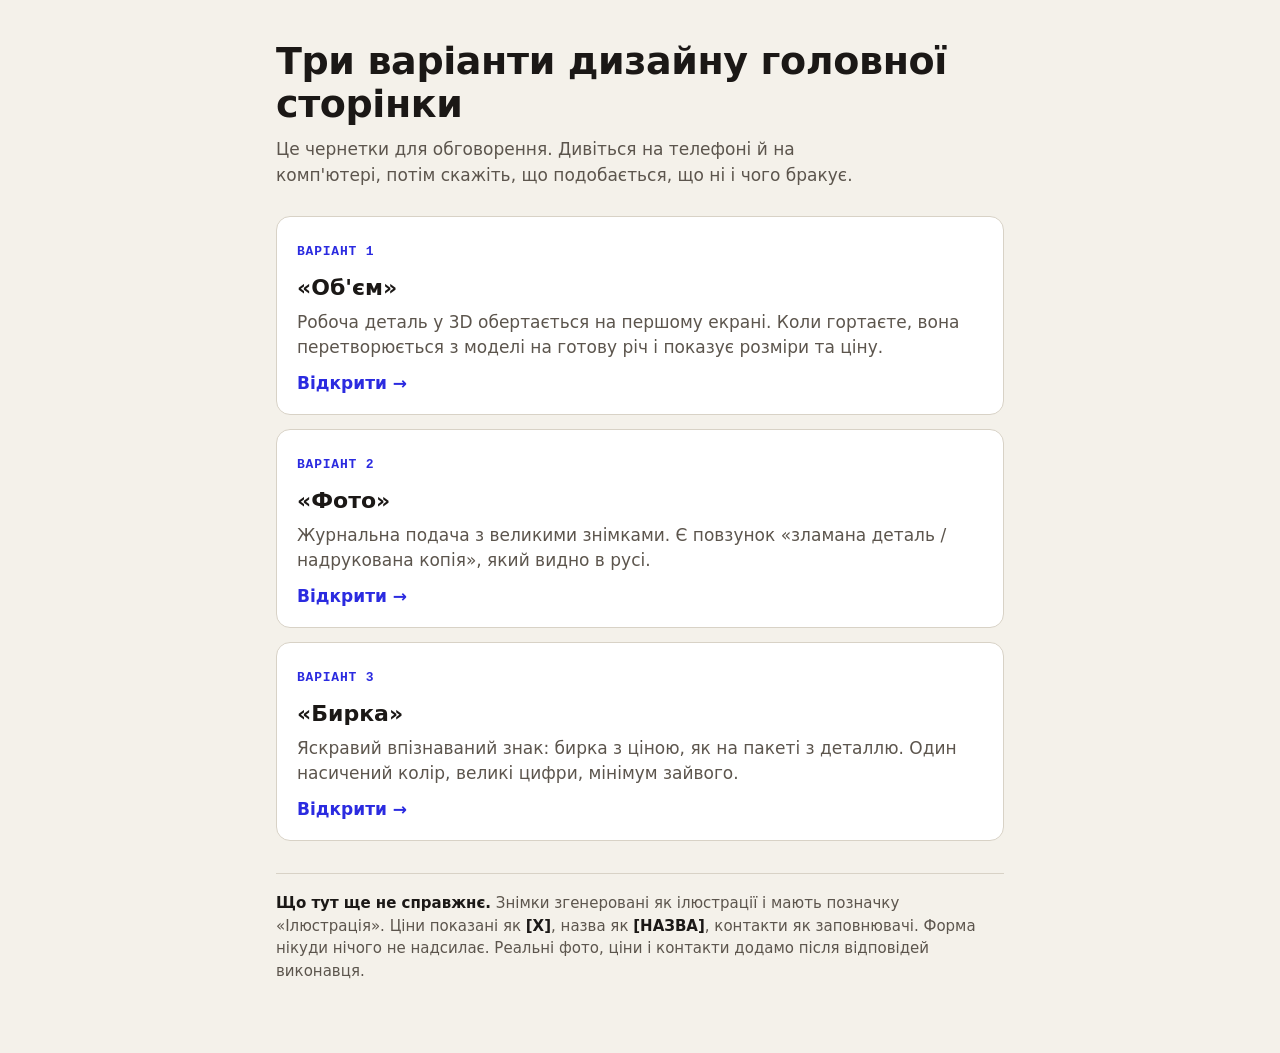
<file: index.html>
<!doctype html>
<html lang="uk">
<head>
<meta charset="utf-8">
<meta name="robots" content="noindex, nofollow">
<meta name="viewport" content="width=device-width, initial-scale=1">
<meta name="color-scheme" content="light dark">
<title>Три варіанти дизайну головної</title>
<meta name="description" content="Прототипи дизайну головної сторінки сайту 3D-друку. Ілюстрації згенеровані, ціни і контакти поки заповнювачі.">
<style>
  :root { --bg:#F4F1EA; --ink:#1B1816; --mute:#5C554D; --line:#D8D2C6; --card:#FFFFFF; --acc:#2B2BE0; }
  @media (prefers-color-scheme: dark) { :root { --bg:#141210; --ink:#F1EDE4; --mute:#A8A196; --line:#33302B; --card:#1D1A17; --acc:#8C8CFF; } }
  * { box-sizing: border-box; }
  body { margin:0; background:var(--bg); color:var(--ink); font:17px/1.5 system-ui, -apple-system, "Segoe UI", Roboto, sans-serif; }
  main { max-width: 760px; margin: 0 auto; padding: 40px 16px 56px; }
  h1 { font-size: clamp(26px, 6vw, 38px); line-height: 1.12; margin: 0 0 12px; letter-spacing: -0.01em; }
  .lead { color: var(--mute); margin: 0 0 28px; max-width: 56ch; }
  ul { list-style: none; margin: 0; padding: 0; display: grid; gap: 14px; }
  a.card { display:block; background:var(--card); border:1px solid var(--line); border-radius:14px; padding:20px 20px 18px; color:inherit; text-decoration:none; min-height:44px; }
  a.card:hover { border-color: var(--acc); }
  a.card:focus-visible { outline: 3px solid var(--acc); outline-offset: 3px; }
  .n { font: 600 13px/1 ui-monospace, Menlo, monospace; color: var(--acc); letter-spacing: .06em; text-transform: uppercase; }
  .t { font-size: 22px; font-weight: 650; margin: 8px 0 6px; }
  .d { color: var(--mute); margin: 0 0 10px; }
  .go { font-weight: 600; color: var(--acc); }
  .note { margin-top: 32px; padding-top: 18px; border-top: 1px solid var(--line); color: var(--mute); font-size: 15px; }
  .note b { color: var(--ink); }
</style>
</head>
<body>
<main>
  <h1>Три варіанти дизайну головної сторінки</h1>
  <p class="lead">Це чернетки для обговорення. Дивіться на телефоні й на комп'ютері, потім скажіть, що подобається, що ні і чого бракує.</p>
  <ul>
    <li><a class="card" href="v1-obiem/index.html">
      <span class="n">Варіант 1</span>
      <div class="t">«Об'єм»</div>
      <p class="d">Робоча деталь у 3D обертається на першому екрані. Коли гортаєте, вона перетворюється з моделі на готову річ і показує розміри та ціну.</p>
      <span class="go">Відкрити →</span></a></li>
    <li><a class="card" href="v2-foto/index.html">
      <span class="n">Варіант 2</span>
      <div class="t">«Фото»</div>
      <p class="d">Журнальна подача з великими знімками. Є повзунок «зламана деталь / надрукована копія», який видно в русі.</p>
      <span class="go">Відкрити →</span></a></li>
    <li><a class="card" href="v3-brand/index.html">
      <span class="n">Варіант 3</span>
      <div class="t">«Бирка»</div>
      <p class="d">Яскравий впізнаваний знак: бирка з ціною, як на пакеті з деталлю. Один насичений колір, великі цифри, мінімум зайвого.</p>
      <span class="go">Відкрити →</span></a></li>
  </ul>
  <p class="note"><b>Що тут ще не справжнє.</b> Знімки згенеровані як ілюстрації і мають позначку «Ілюстрація». Ціни показані як <b>[X]</b>, назва як <b>[НАЗВА]</b>, контакти як заповнювачі. Форма нікуди нічого не надсилає. Реальні фото, ціни і контакти додамо після відповідей виконавця.</p>
</main>
</body>
</html>
</file>
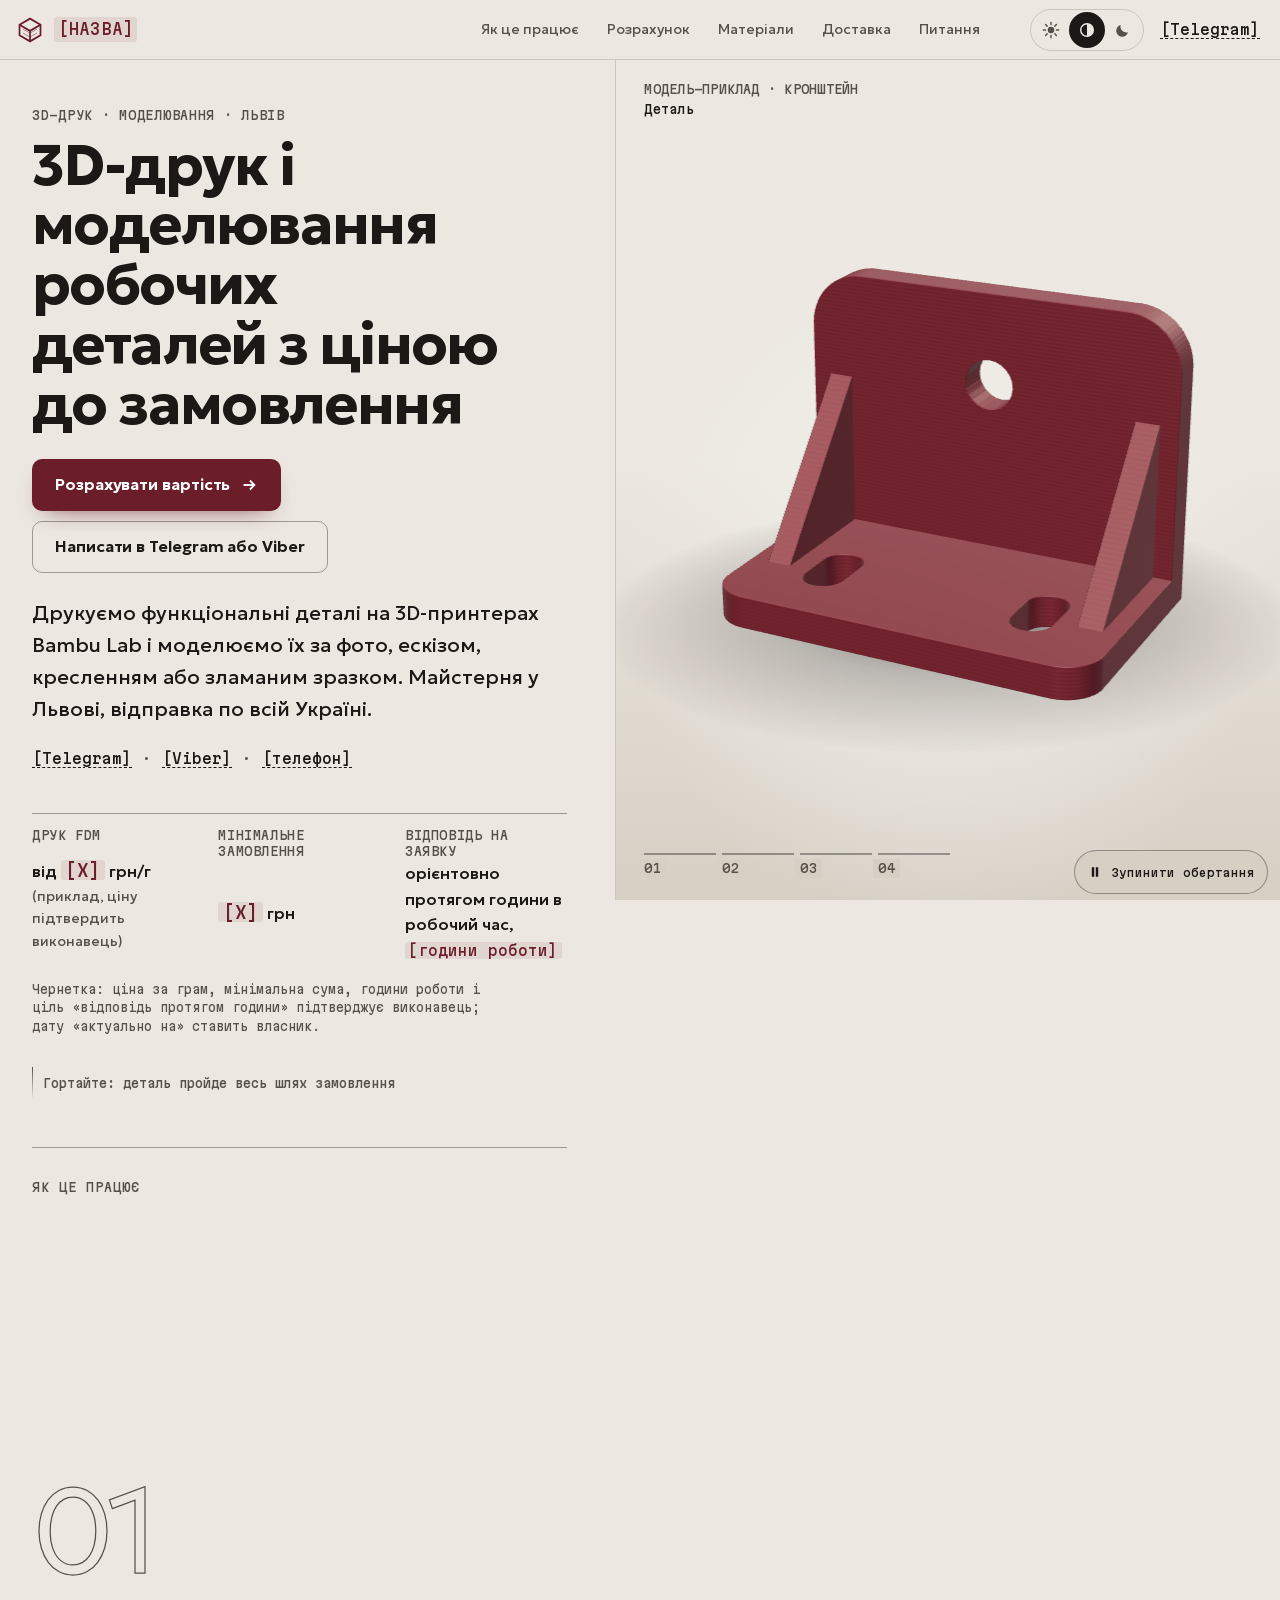
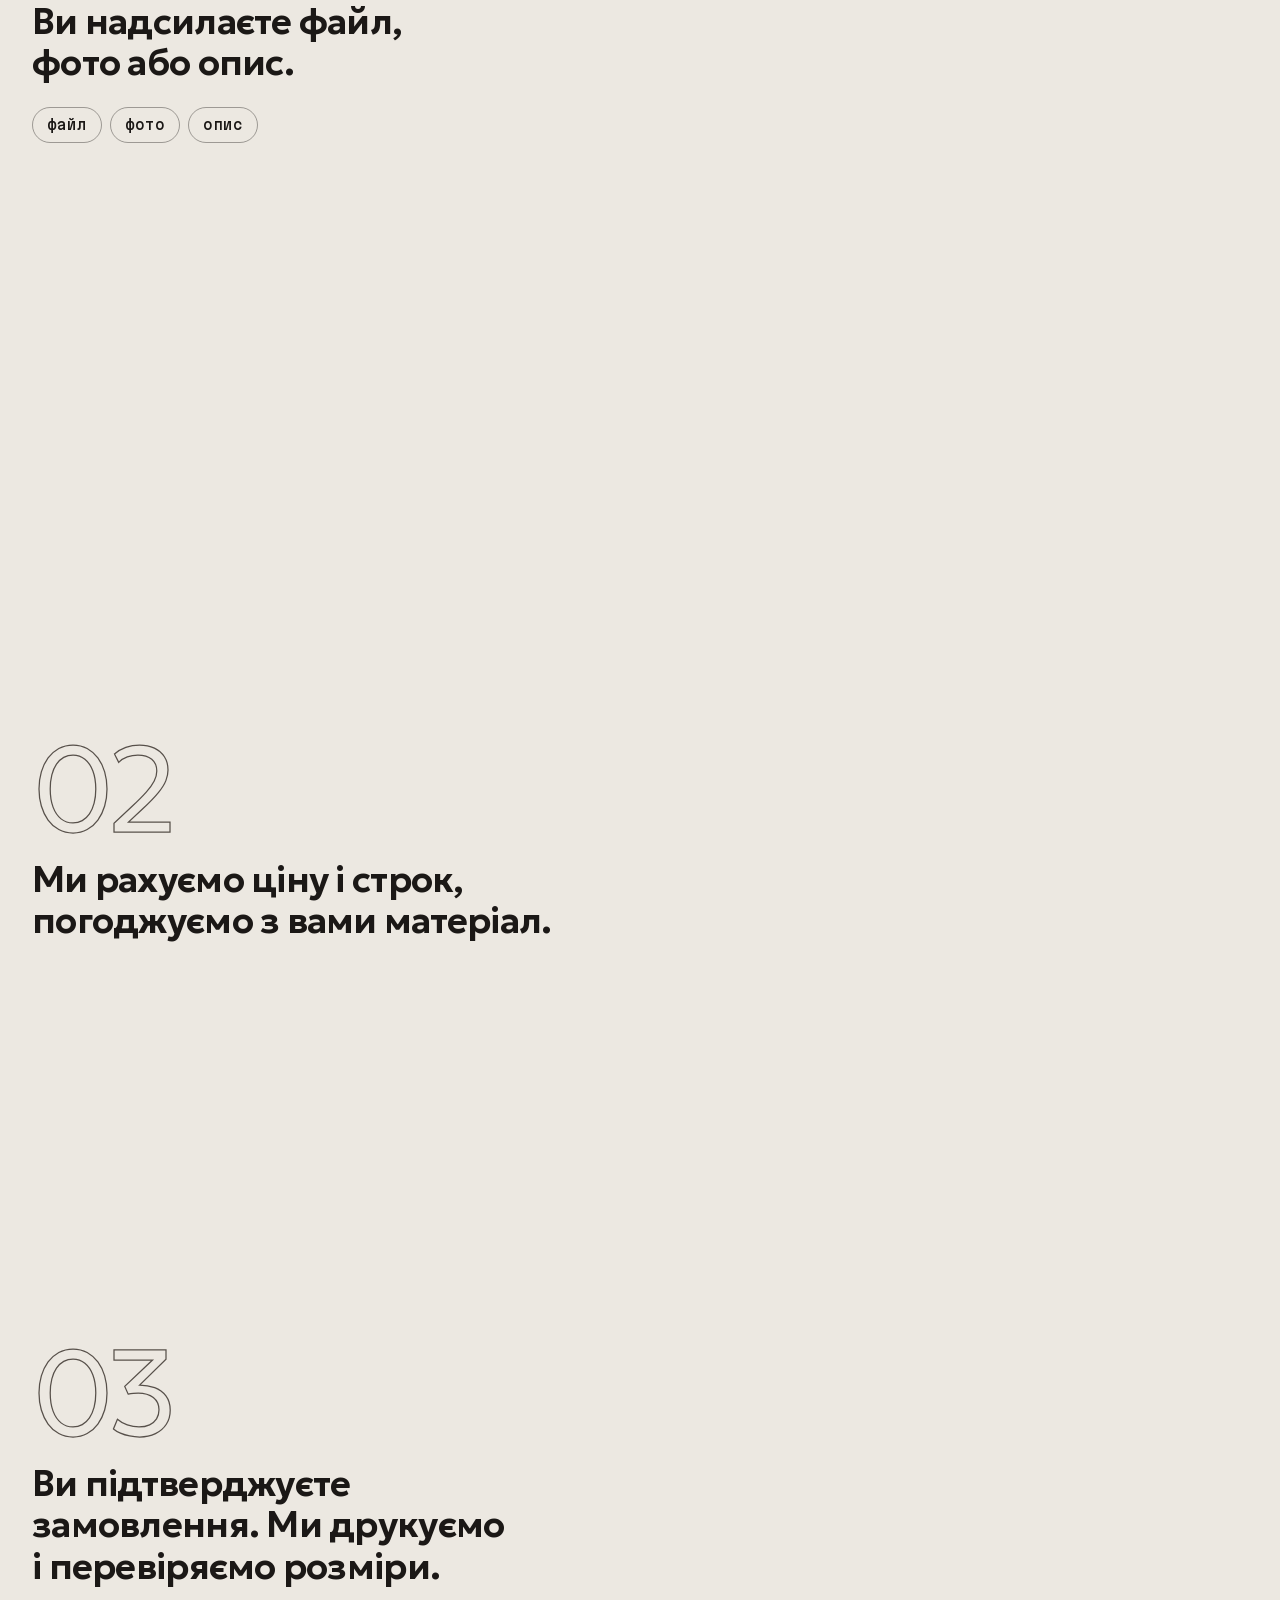
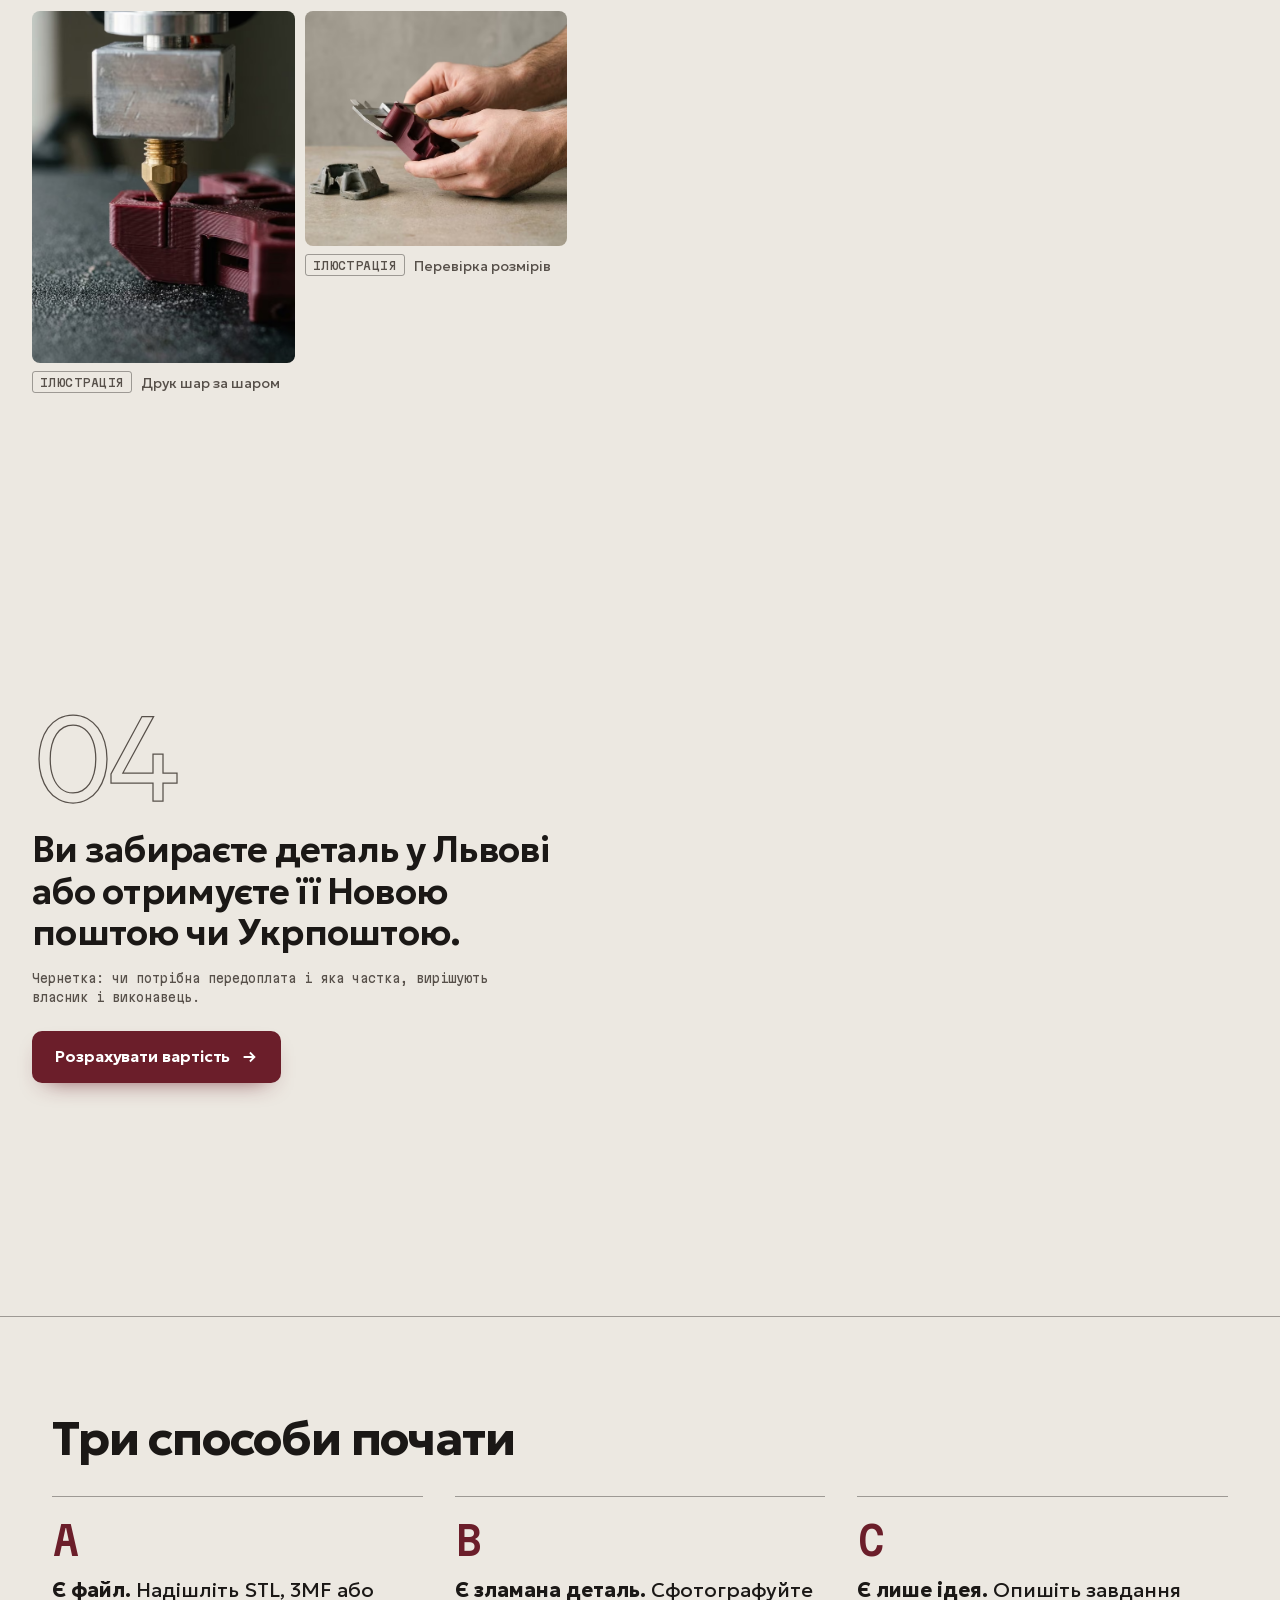
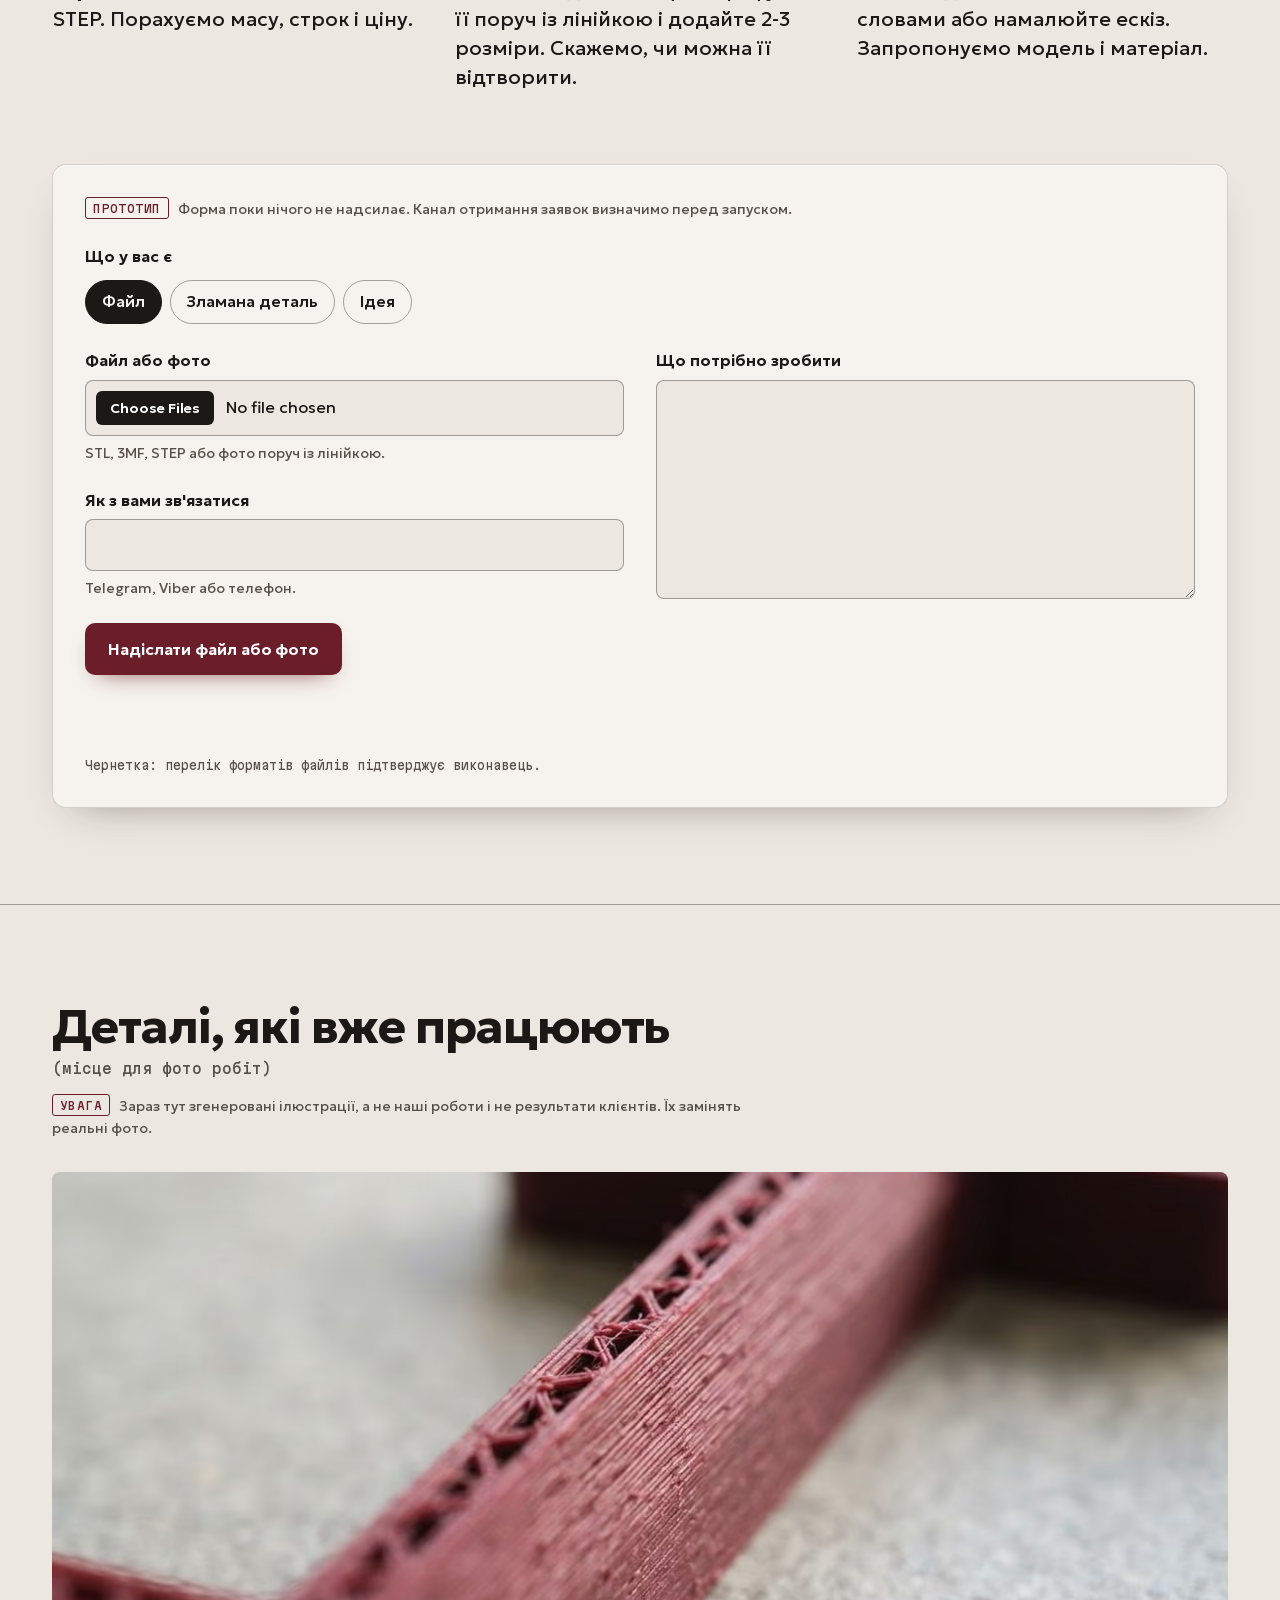
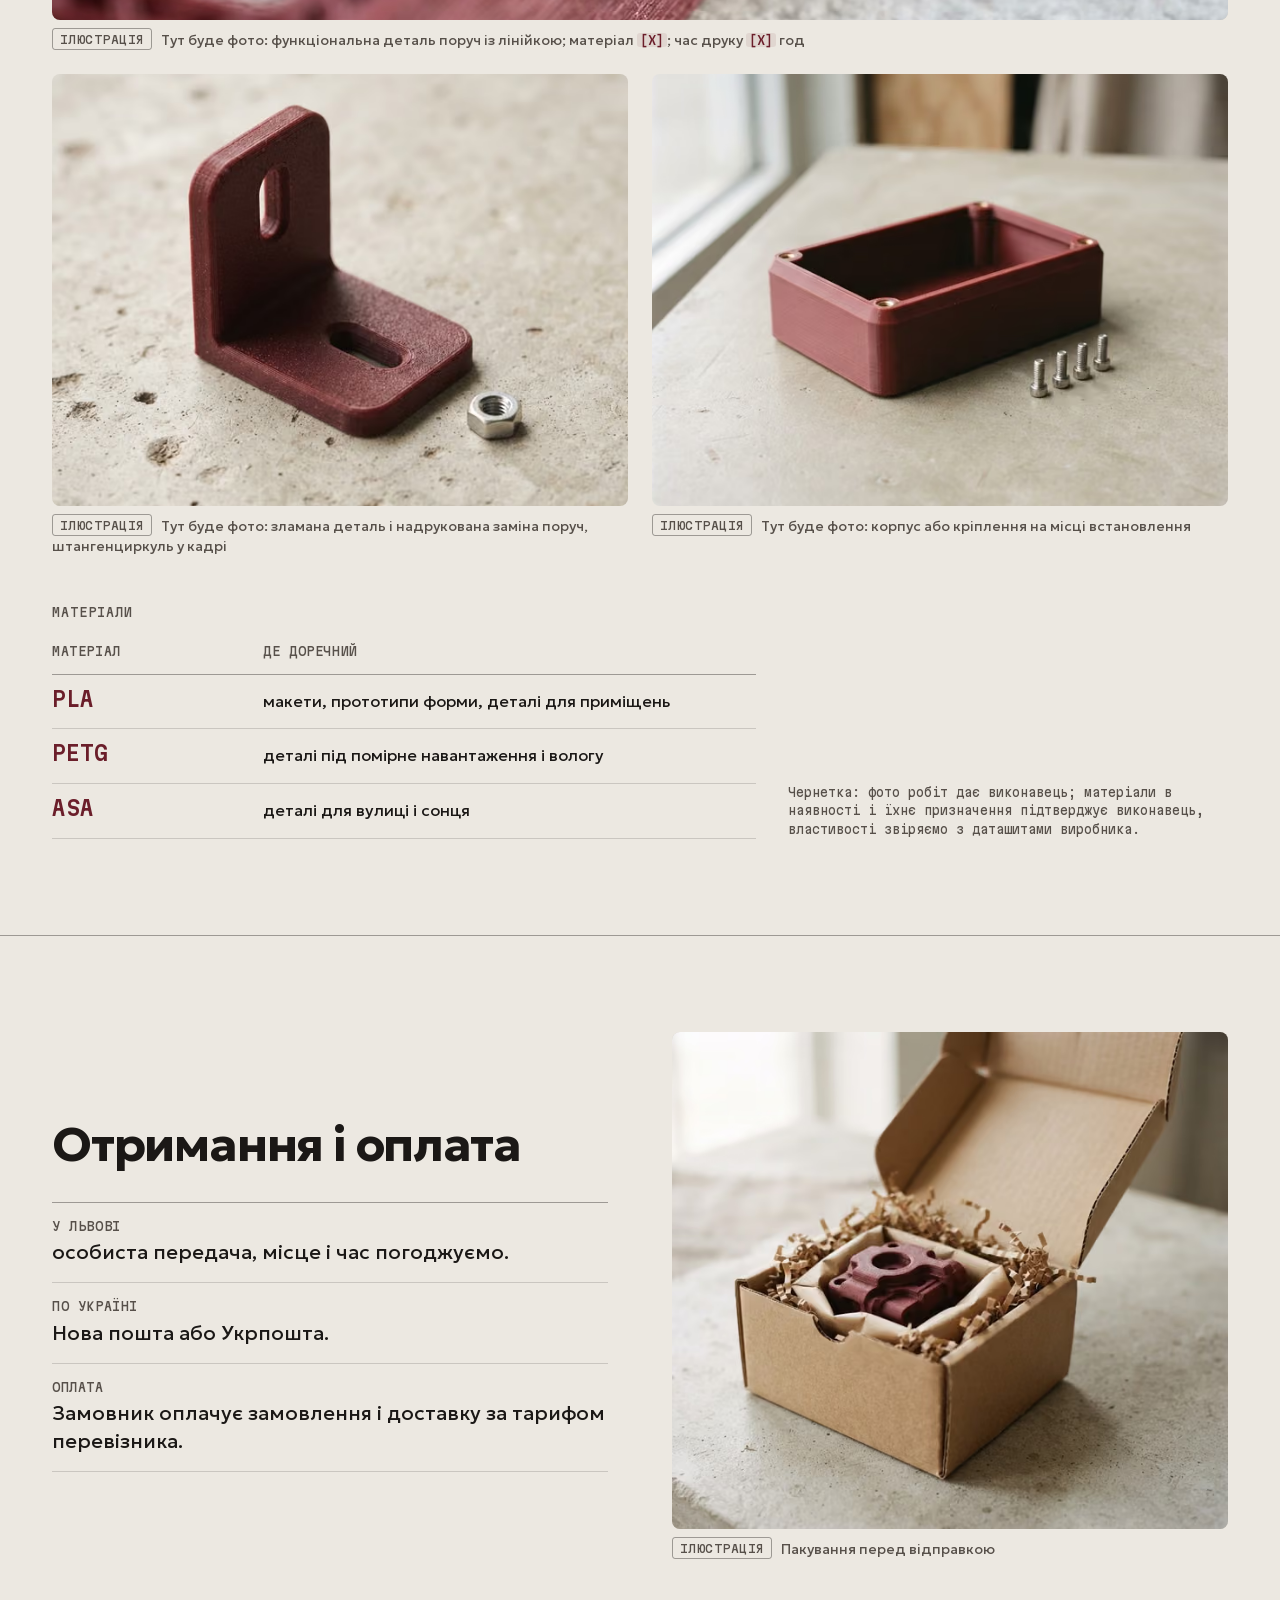
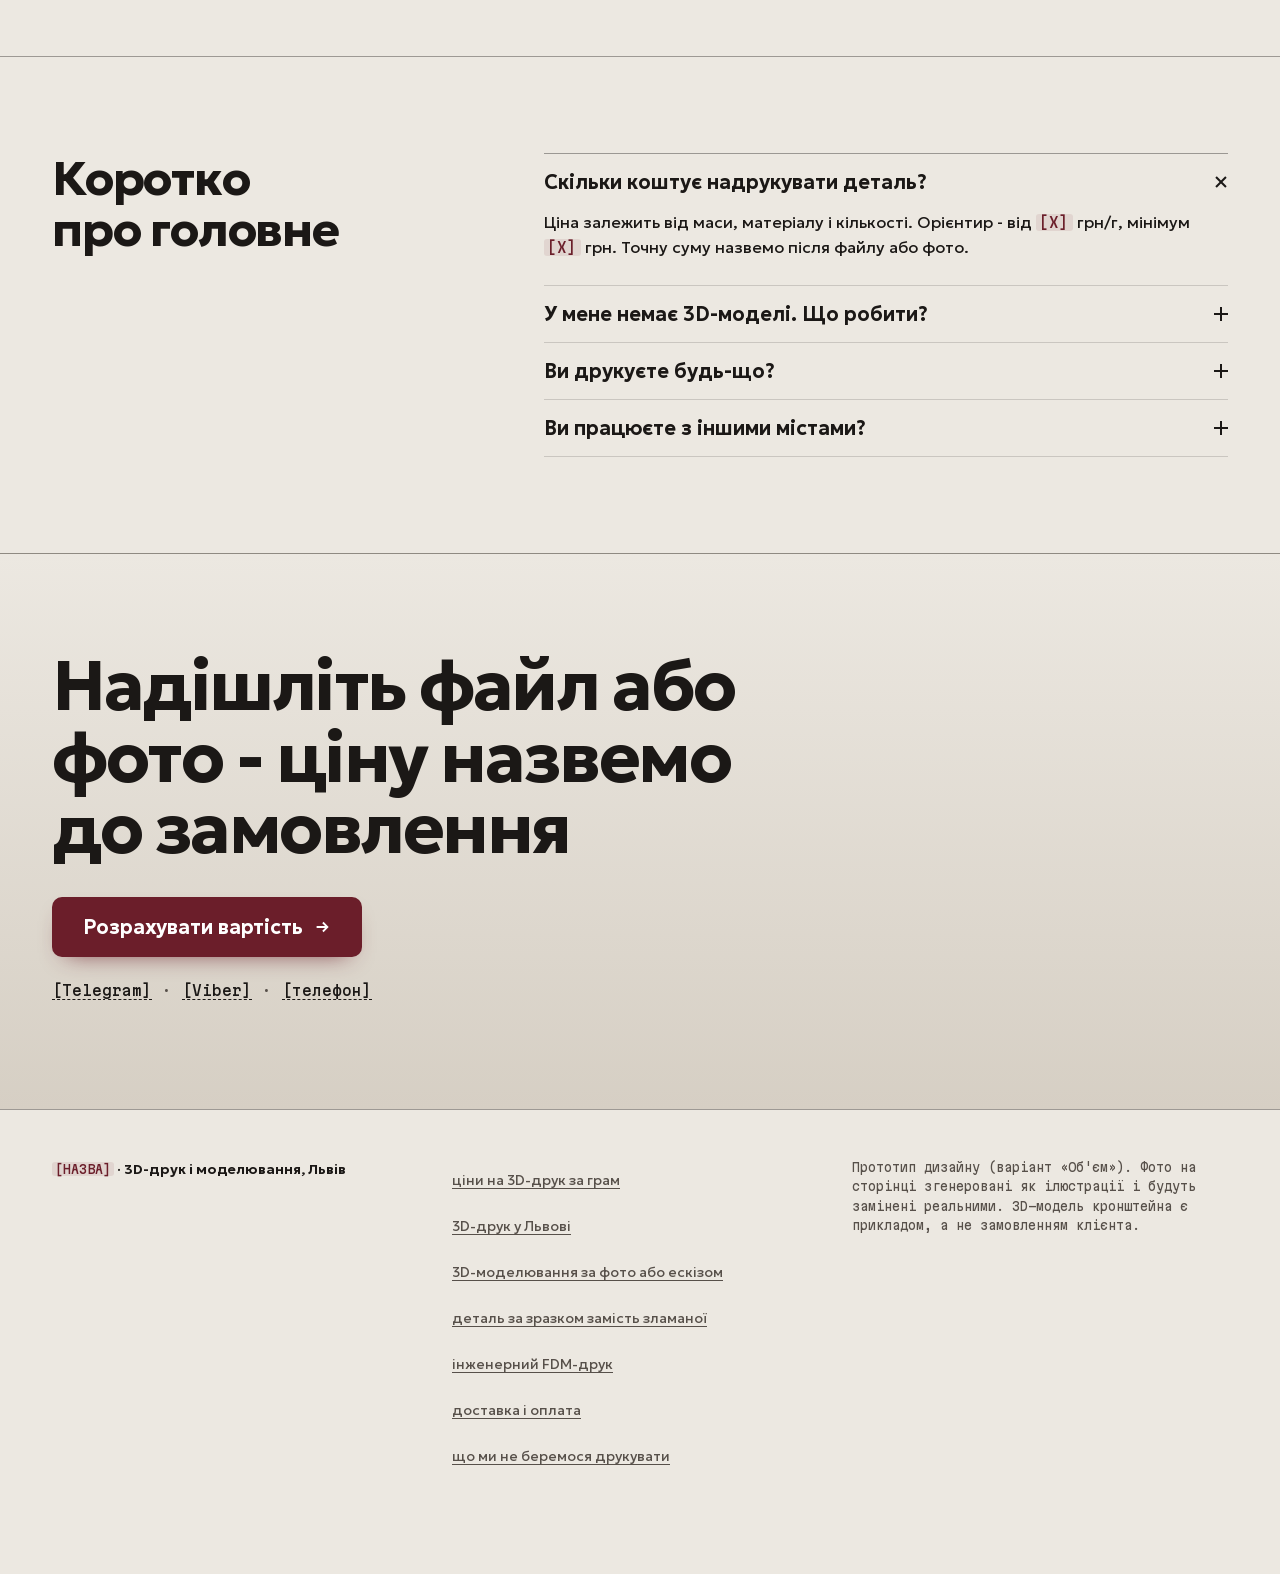
<file: v1-obiem/index.html>
<!doctype html>
<html lang="uk">
<head>
<meta charset="utf-8">
<meta name="robots" content="noindex, nofollow">
<meta name="viewport" content="width=device-width, initial-scale=1, viewport-fit=cover">
<title>3D-друк і 3D-моделювання на замовлення у Львові | [НАЗВА]</title>
<meta name="description" content="Друкуємо робочі деталі з пластику і моделюємо їх за фото, ескізом або зразком. Ціну називаємо до замовлення. Доставка по Україні.">
<meta name="color-scheme" content="light dark">
<meta name="theme-color" content="#ECE8E1" media="(prefers-color-scheme: light)">
<meta name="theme-color" content="#181615" media="(prefers-color-scheme: dark)">
<link rel="icon" href="data:image/svg+xml,%3Csvg xmlns='http://www.w3.org/2000/svg' viewBox='0 0 32 32'%3E%3Cpath d='M16 3 28 10v12l-12 7-12-7V10z' fill='%236B1E2A'/%3E%3Cpath d='M4 10l12 7 12-7M16 17v12' fill='none' stroke='%23ECE8E1' stroke-width='2'/%3E%3C/svg%3E">
<link rel="preload" href="img/poster-part-720.webp" as="image" type="image/webp">
<script>
  /* Theme + JS flag before first paint. localStorage is optional (private mode). */
  (function () {
    var d = document.documentElement, t = null;
    d.classList.add('js');
    try { t = localStorage.getItem('obiem-theme'); } catch (e) {}
    if (t === 'light' || t === 'dark') d.setAttribute('data-theme', t);
  })();
</script>
<link rel="stylesheet" href="style.css">
</head>
<body>
<a class="skip" href="#main">Перейти до змісту</a>

<header class="top">
  <div class="top__in">
    <a class="mark" href="#main" aria-label="[НАЗВА], на початок сторінки">
      <svg class="mark__glyph" viewBox="0 0 32 32" width="28" height="28" aria-hidden="true"><path d="M16 3 28 10v12l-12 7-12-7V10z" fill="none" stroke="currentColor" stroke-width="2"/><path d="M4 10l12 7 12-7M16 17v12" fill="none" stroke="currentColor" stroke-width="2"/><path d="M8 19.5l8 4.6 8-4.6M8 15l8 4.6 8-4.6" fill="none" stroke="currentColor" stroke-width="1" opacity=".55"/></svg>
      <span class="mark__name ph" data-placeholder="brand">[НАЗВА]</span>
    </a>
    <nav class="nav" aria-label="Розділи">
      <a href="#yak">Як це працює</a>
      <a href="#rozrakhunok">Розрахунок</a>
      <a href="#materialy">Матеріали</a>
      <a href="#dostavka">Доставка</a>
      <a href="#pytannia">Питання</a>
    </nav>
    <div class="top__tools">
      <div class="theme" role="group" aria-label="Тема оформлення">
        <button type="button" class="theme__btn" data-theme-set="light" aria-pressed="false" title="Світла тема"><svg viewBox="0 0 20 20" width="18" height="18" aria-hidden="true"><circle cx="10" cy="10" r="3.6" fill="currentColor"/><path d="M10 1.5v2.4M10 16.1v2.4M1.5 10h2.4M16.1 10h2.4M4 4l1.7 1.7M14.3 14.3 16 16M4 16l1.7-1.7M14.3 5.7 16 4" stroke="currentColor" stroke-width="1.6" stroke-linecap="round"/></svg><span class="sr">Світла</span></button>
        <button type="button" class="theme__btn" data-theme-set="system" aria-pressed="true" title="Як у системі"><svg viewBox="0 0 20 20" width="18" height="18" aria-hidden="true"><circle cx="10" cy="10" r="7" fill="none" stroke="currentColor" stroke-width="1.6"/><path d="M10 3a7 7 0 0 1 0 14z" fill="currentColor"/></svg><span class="sr">Системна</span></button>
        <button type="button" class="theme__btn" data-theme-set="dark" aria-pressed="false" title="Темна тема"><svg viewBox="0 0 20 20" width="18" height="18" aria-hidden="true"><path d="M15.5 12.6A6.6 6.6 0 0 1 7.4 4.5 6.6 6.6 0 1 0 15.5 12.6z" fill="currentColor"/></svg><span class="sr">Темна</span></button>
      </div>
      <a class="top__tg ph-link" href="#" data-placeholder="telegram">[Telegram]</a>
    </div>
  </div>
</header>

<main id="main">

<!-- ============ ОБ'ЄМ: деталь як головний герой. Сцена липка, розділи прокручуються поруч ============ -->
<section class="vol" id="yak" aria-labelledby="h1">
  <div class="stage" data-stage>
    <div class="stage__sweep" aria-hidden="true"></div>
    <!-- Poster: rendered from the same three.js model. Used without JS, with reduced motion or without WebGL. -->
    <picture class="stage__poster">
      <source type="image/webp" srcset="img/poster-part-720.webp 720w, img/poster-part-1200.webp 1200w" sizes="(min-width: 960px) 50vw, 100vw">
      <img src="img/poster-part-720.webp" width="1200" height="1000" alt="Тривимірна модель-приклад: кутовий кронштейн із двома пазами, отвором і ребрами жорсткості" fetchpriority="high" decoding="async">
    </picture>
    <div class="stage__gl" data-gl aria-hidden="true"></div>
    <div class="stage__dims" data-dims aria-hidden="true">
      <span class="dim" data-dim="w">64,0</span>
      <span class="dim" data-dim="h">48,0</span>
      <span class="dim" data-dim="d">40,0</span>
      <span class="dim dim--lead" data-dim="hole">Ø8,4</span>
    </div>
    <button type="button" class="stage__pause" data-pause aria-pressed="false" hidden>
      <svg viewBox="0 0 20 20" width="16" height="16" aria-hidden="true"><path class="i-pause" d="M6 4h3v12H6zM11 4h3v12h-3z" fill="currentColor"/><path class="i-play" d="M6 4l10 6-10 6z" fill="currentColor"/></svg>
      <span data-pause-label>Зупинити обертання</span>
    </button>
    <div class="hud" aria-hidden="true">
      <p class="hud__tag">Модель-приклад<span class="hud__more"> · кронштейн</span></p>
      <p class="hud__status" data-hud>Деталь</p>
      <ol class="hud__rail">
        <li data-rail="1"><span>01</span></li>
        <li data-rail="2"><span>02</span></li>
        <li data-rail="3"><span>03</span></li>
        <li data-rail="4"><span>04</span></li>
      </ol>
    </div>
  </div>

  <div class="chapters">
    <article class="ch ch--hero" data-ch="0">
      <p class="eyebrow">3D-друк · моделювання · Львів</p>
      <h1 id="h1">3D-друк і моделювання робочих деталей з ціною до&nbsp;замовлення</h1>
      <div class="actions">
        <a class="btn btn--main" href="#rozrakhunok">Розрахувати вартість<svg viewBox="0 0 20 20" width="18" height="18" aria-hidden="true"><path d="M4 10h11M11 5l5 5-5 5" fill="none" stroke="currentColor" stroke-width="2"/></svg></a>
        <a class="btn btn--ghost ph-link" href="#" data-placeholder="telegram-viber">Написати в Telegram або Viber</a>
      </div>
      <p class="lede">Друкуємо функціональні деталі на 3D-принтерах Bambu Lab і моделюємо їх за фото, ескізом, кресленням або зламаним зразком. Майстерня у Львові, відправка по всій Україні.</p>
      <p class="contacts"><a class="ph-link" href="#" data-placeholder="telegram">[Telegram]</a><span aria-hidden="true">·</span><a class="ph-link" href="#" data-placeholder="viber">[Viber]</a><span aria-hidden="true">·</span><a class="ph-link" href="#" data-placeholder="phone">[телефон]</a></p>

      <dl class="spec" aria-label="Орієнтири ціни і відповіді">
        <div class="spec__row"><dt>Друк FDM</dt><dd>від <b class="ph" data-placeholder="price-per-gram">[X]</b> грн/г <small>(приклад, ціну підтвердить виконавець)</small></dd></div>
        <div class="spec__row"><dt>Мінімальне замовлення</dt><dd><b class="ph" data-placeholder="min-order">[X]</b> грн</dd></div>
        <div class="spec__row"><dt>Відповідь на заявку</dt><dd>орієнтовно протягом години в робочий час, <span class="ph" data-placeholder="hours">[години роботи]</span></dd></div>
      </dl>
      <p class="draft">Чернетка: ціна за грам, мінімальна сума, години роботи і ціль «відповідь протягом години» підтверджує виконавець; дату «актуально на» ставить власник.</p>
      <p class="scroll-hint" aria-hidden="true"><span></span>Гортайте: деталь пройде весь шлях замовлення</p>
    </article>

    <h2 class="steps-title" id="steps-title">Як це працює</h2>

    <article class="ch ch--step" data-ch="1" aria-labelledby="s1">
      <p class="ch__n" aria-hidden="true">01</p>
      <h3 id="s1" class="ch__t">Ви надсилаєте файл, фото або опис.</h3>
      <ul class="chips" aria-label="Що можна надіслати"><li>файл</li><li>фото</li><li>опис</li></ul>
    </article>

    <article class="ch ch--step" data-ch="2" aria-labelledby="s2">
      <p class="ch__n" aria-hidden="true">02</p>
      <h3 id="s2" class="ch__t">Ми рахуємо ціну і строк, погоджуємо з вами матеріал.</h3>
    </article>

    <article class="ch ch--step" data-ch="3" aria-labelledby="s3">
      <p class="ch__n" aria-hidden="true">03</p>
      <h3 id="s3" class="ch__t">Ви підтверджуєте замовлення. Ми друкуємо і перевіряємо розміри.</h3>
      <div class="duo">
        <figure class="ph-fig">
          <picture>
            <source type="image/avif" srcset="img/nozzle-640.avif 640w, img/nozzle-896.avif 896w" sizes="(min-width: 960px) 22vw, 46vw">
            <source type="image/webp" srcset="img/nozzle-640.webp 640w, img/nozzle-896.webp 896w" sizes="(min-width: 960px) 22vw, 46vw">
            <img src="img/nozzle-640.webp" width="640" height="857" loading="lazy" decoding="async" data-placeholder="ai-illustration" alt="Ілюстрація: сопло 3D-принтера наносить шар бордового пластику на деталь">
          </picture>
          <figcaption><span class="badge">Ілюстрація</span> Друк шар за шаром</figcaption>
        </figure>
        <figure class="ph-fig">
          <picture>
            <source type="image/avif" srcset="img/caliper-640.avif 640w, img/caliper-1000.avif 1000w" sizes="(min-width: 960px) 22vw, 46vw">
            <source type="image/webp" srcset="img/caliper-640.webp 640w, img/caliper-1000.webp 1000w" sizes="(min-width: 960px) 22vw, 46vw">
            <img src="img/caliper-640.webp" width="640" height="573" loading="lazy" decoding="async" data-placeholder="ai-illustration" alt="Ілюстрація: руки міряють надруковану деталь штангенциркулем, поруч зламаний оригінал">
          </picture>
          <figcaption><span class="badge">Ілюстрація</span> Перевірка розмірів</figcaption>
        </figure>
      </div>
    </article>

    <article class="ch ch--step" data-ch="4" aria-labelledby="s4">
      <p class="ch__n" aria-hidden="true">04</p>
      <h3 id="s4" class="ch__t">Ви забираєте деталь у Львові або отримуєте її Новою поштою чи Укрпоштою.</h3>
      <p class="draft">Чернетка: чи потрібна передоплата і яка частка, вирішують власник і виконавець.</p>
      <a class="btn btn--main" href="#rozrakhunok">Розрахувати вартість<svg viewBox="0 0 20 20" width="18" height="18" aria-hidden="true"><path d="M4 10h11M11 5l5 5-5 5" fill="none" stroke="currentColor" stroke-width="2"/></svg></a>
    </article>
  </div>
</section>

<!-- ============ ТРИ СПОСОБИ ПОЧАТИ + форма-прототип ============ -->
<section class="sec start" id="rozrakhunok" aria-labelledby="h-start">
  <div class="wrap">
    <h2 id="h-start" class="sec__t">Три способи почати</h2>
    <ol class="ways">
      <li class="way"><span class="way__n" aria-hidden="true">A</span><p><b>Є файл.</b> Надішліть STL, 3MF або STEP. Порахуємо масу, строк і ціну.</p></li>
      <li class="way"><span class="way__n" aria-hidden="true">B</span><p><b>Є зламана деталь.</b> Сфотографуйте її поруч із лінійкою і додайте 2-3 розміри. Скажемо, чи можна її відтворити.</p></li>
      <li class="way"><span class="way__n" aria-hidden="true">C</span><p><b>Є лише ідея.</b> Опишіть завдання словами або намалюйте ескіз. Запропонуємо модель і матеріал.</p></li>
    </ol>

    <form class="send" action="#" method="post" enctype="multipart/form-data" data-proto-form novalidate>
      <p class="send__proto" role="note"><span class="badge badge--warn">Прототип</span> Форма поки нічого не надсилає. Канал отримання заявок визначимо перед запуском.</p>
      <fieldset class="send__what">
        <legend>Що у вас є</legend>
        <label class="seg"><input type="radio" name="what" value="file" checked><span>Файл</span></label>
        <label class="seg"><input type="radio" name="what" value="broken"><span>Зламана деталь</span></label>
        <label class="seg"><input type="radio" name="what" value="idea"><span>Ідея</span></label>
      </fieldset>
      <div class="field">
        <label for="f-file">Файл або фото</label>
        <input id="f-file" name="file" type="file" accept=".stl,.3mf,.step,.stp,image/*" multiple>
        <p class="hint">STL, 3MF, STEP або фото поруч із лінійкою.</p>
      </div>
      <div class="field">
        <label for="f-note">Що потрібно зробити</label>
        <textarea id="f-note" name="note" rows="3"></textarea>
      </div>
      <div class="field">
        <label for="f-contact">Як з вами зв'язатися</label>
        <input id="f-contact" name="contact" type="text" autocomplete="tel" inputmode="text" spellcheck="false">
        <p class="hint">Telegram, Viber або телефон.</p>
      </div>
      <button class="btn btn--main" type="submit">Надіслати файл або фото</button>
      <p class="send__status" data-form-status aria-live="polite"></p>
      <p class="draft">Чернетка: перелік форматів файлів підтверджує виконавець.</p>
    </form>
  </div>
</section>

<!-- ============ ДОКАЗИ: слоти під реальні фото ============ -->
<section class="sec proof" id="roboty" aria-labelledby="h-proof">
  <div class="wrap">
    <h2 id="h-proof" class="sec__t">Деталі, які вже працюють <span class="sec__ph">(місце для фото робіт)</span></h2>
    <p class="proof__note"><span class="badge badge--warn">Увага</span> Зараз тут згенеровані ілюстрації, а не наші роботи і не результати клієнтів. Їх замінять реальні фото.</p>
    <div class="shots">
      <figure class="shot shot--wide">
        <picture>
          <source type="image/avif" srcset="img/layers-640.avif 640w, img/layers-1200.avif 1200w" sizes="(min-width: 960px) 60vw, 100vw">
          <source type="image/webp" srcset="img/layers-640.webp 640w, img/layers-1200.webp 1200w" sizes="(min-width: 960px) 60vw, 100vw">
          <img src="img/layers-640.webp" width="1200" height="670" loading="lazy" decoding="async" data-placeholder="ai-illustration" alt="Ілюстрація: макрознімок стінки надрукованої деталі з видимими шарами">
        </picture>
        <figcaption><span class="badge">Ілюстрація</span> Тут буде фото: функціональна деталь поруч із лінійкою; матеріал <span class="ph">[X]</span>; час друку <span class="ph">[X]</span> год</figcaption>
      </figure>
      <figure class="shot">
        <picture>
          <source type="image/avif" srcset="img/bracket-640.avif 640w, img/bracket-1024.avif 1024w" sizes="(min-width: 960px) 30vw, 100vw">
          <source type="image/webp" srcset="img/bracket-640.webp 640w, img/bracket-1024.webp 1024w" sizes="(min-width: 960px) 30vw, 100vw">
          <img src="img/bracket-640.webp" width="640" height="640" loading="lazy" decoding="async" data-placeholder="ai-illustration" alt="Ілюстрація: кутовий кронштейн із пазами і гайка на бетонній поверхні">
        </picture>
        <figcaption><span class="badge">Ілюстрація</span> Тут буде фото: зламана деталь і надрукована заміна поруч, штангенциркуль у кадрі</figcaption>
      </figure>
      <figure class="shot">
        <picture>
          <source type="image/avif" srcset="img/housing-640.avif 640w, img/housing-1024.avif 1024w" sizes="(min-width: 960px) 30vw, 100vw">
          <source type="image/webp" srcset="img/housing-640.webp 640w, img/housing-1024.webp 1024w" sizes="(min-width: 960px) 30vw, 100vw">
          <img src="img/housing-640.webp" width="640" height="640" loading="lazy" decoding="async" data-placeholder="ai-illustration" alt="Ілюстрація: пластиковий корпус із бобишками під гвинти і кілька гвинтів поруч">
        </picture>
        <figcaption><span class="badge">Ілюстрація</span> Тут буде фото: корпус або кріплення на місці встановлення</figcaption>
      </figure>
    </div>

    <div class="mat" id="materialy">
      <table class="mat__t">
        <caption>Матеріали</caption>
        <thead><tr><th scope="col">Матеріал</th><th scope="col">Де доречний</th></tr></thead>
        <tbody>
          <tr><th scope="row">PLA</th><td>макети, прототипи форми, деталі для приміщень</td></tr>
          <tr><th scope="row">PETG</th><td>деталі під помірне навантаження і вологу</td></tr>
          <tr><th scope="row">ASA</th><td>деталі для вулиці і сонця</td></tr>
        </tbody>
      </table>
      <p class="draft">Чернетка: фото робіт дає виконавець; матеріали в наявності і їхнє призначення підтверджує виконавець, властивості звіряємо з даташитами виробника.</p>
    </div>
  </div>
</section>

<!-- ============ ОТРИМАННЯ І ОПЛАТА ============ -->
<section class="sec deliv" id="dostavka" aria-labelledby="h-deliv">
  <div class="wrap deliv__grid">
    <div>
      <h2 id="h-deliv" class="sec__t">Отримання і оплата</h2>
      <ul class="deliv__list">
        <li><span class="deliv__k">У Львові</span><span>особиста передача, місце і час погоджуємо.</span></li>
        <li><span class="deliv__k">По Україні</span><span>Нова пошта або Укрпошта.</span></li>
        <li><span class="deliv__k">Оплата</span><span>Замовник оплачує замовлення і доставку за тарифом перевізника.</span></li>
      </ul>
    </div>
    <figure class="ph-fig deliv__fig">
      <picture>
        <source type="image/avif" srcset="img/box-640.avif 640w, img/box-1000.avif 1000w" sizes="(min-width: 960px) 40vw, 100vw">
        <source type="image/webp" srcset="img/box-640.webp 640w, img/box-1000.webp 1000w" sizes="(min-width: 960px) 40vw, 100vw">
        <img src="img/box-640.webp" width="640" height="573" loading="lazy" decoding="async" data-placeholder="ai-illustration" alt="Ілюстрація: деталь у паперовому пакуванні всередині картонної коробки">
      </picture>
      <figcaption><span class="badge">Ілюстрація</span> Пакування перед відправкою</figcaption>
    </figure>
  </div>
</section>

<!-- ============ FAQ ============ -->
<section class="sec faq" id="pytannia" aria-labelledby="h-faq">
  <div class="wrap faq__grid">
    <h2 id="h-faq" class="sec__t">Коротко про головне</h2>
    <div class="faq__list">
      <details open>
        <summary>Скільки коштує надрукувати деталь?</summary>
        <p>Ціна залежить від маси, матеріалу і кількості. Орієнтир - від <span class="ph">[X]</span> грн/г, мінімум <span class="ph">[X]</span> грн. Точну суму назвемо після файлу або фото.</p>
      </details>
      <details>
        <summary>У мене немає 3D-моделі. Що робити?</summary>
        <p>Змоделюємо її за фото, ескізом, кресленням або зразком.</p>
      </details>
      <details>
        <summary>Ви друкуєте будь-що?</summary>
        <p>Ні. Перелік того, за що ми не беремося, є на сторінці <a href="#" data-placeholder="link-pro-nas">«Про нас»</a>.</p>
      </details>
      <details>
        <summary>Ви працюєте з іншими містами?</summary>
        <p>Так. Файл або фото можна надіслати онлайн, а готову деталь ми відправимо поштою.</p>
      </details>
    </div>
  </div>
</section>

<!-- ============ ФІНАЛЬНИЙ CTA ============ -->
<section class="sec cta" aria-labelledby="h-cta">
  <div class="wrap">
    <h2 id="h-cta" class="cta__t">Надішліть файл або фото - ціну назвемо до замовлення</h2>
    <a class="btn btn--main btn--lg" href="#rozrakhunok">Розрахувати вартість<svg viewBox="0 0 20 20" width="18" height="18" aria-hidden="true"><path d="M4 10h11M11 5l5 5-5 5" fill="none" stroke="currentColor" stroke-width="2"/></svg></a>
    <p class="contacts"><a class="ph-link" href="#" data-placeholder="telegram">[Telegram]</a><span aria-hidden="true">·</span><a class="ph-link" href="#" data-placeholder="viber">[Viber]</a><span aria-hidden="true">·</span><a class="ph-link" href="#" data-placeholder="phone">[телефон]</a></p>
  </div>
</section>
</main>

<footer class="foot">
  <div class="wrap foot__grid">
    <p class="foot__brand"><span class="ph">[НАЗВА]</span> · 3D-друк і моделювання, Львів</p>
    <nav aria-label="Сторінки сайту">
      <ul class="foot__links">
        <li><a href="#" data-placeholder="page-tsiny" title="Сторінка з'явиться на сайті">ціни на 3D-друк за грам</a></li>
        <li><a href="#" data-placeholder="page-3d-druk-lviv" title="Сторінка з'явиться на сайті">3D-друк у Львові</a></li>
        <li><a href="#" data-placeholder="page-3d-modeliuvannia" title="Сторінка з'явиться на сайті">3D-моделювання за фото або ескізом</a></li>
        <li><a href="#" data-placeholder="page-detal-za-zrazkom" title="Сторінка з'явиться на сайті">деталь за зразком замість зламаної</a></li>
        <li><a href="#" data-placeholder="page-3d-druk-fdm" title="Сторінка з'явиться на сайті">інженерний FDM-друк</a></li>
        <li><a href="#" data-placeholder="page-dostavka-oplata" title="Сторінка з'явиться на сайті">доставка і оплата</a></li>
        <li><a href="#" data-placeholder="page-pro-nas" title="Сторінка з'явиться на сайті">що ми не беремося друкувати</a></li>
      </ul>
    </nav>
    <p class="foot__note">Прототип дизайну (варіант «Об'єм»). Фото на сторінці згенеровані як ілюстрації і будуть замінені реальними. 3D-модель кронштейна є прикладом, а не замовленням клієнта.</p>
  </div>
</footer>

<!-- Mobile action bar: appears once the hero actions scroll away (JS); two taps to act. -->
<div class="bar" data-bar>
  <a class="btn btn--main" href="#rozrakhunok">Розрахувати</a>
  <a class="btn btn--ghost ph-link" href="#" data-placeholder="telegram">Telegram</a>
</div>

<script src="js/main.js" defer></script>
</body>
</html>
</file>
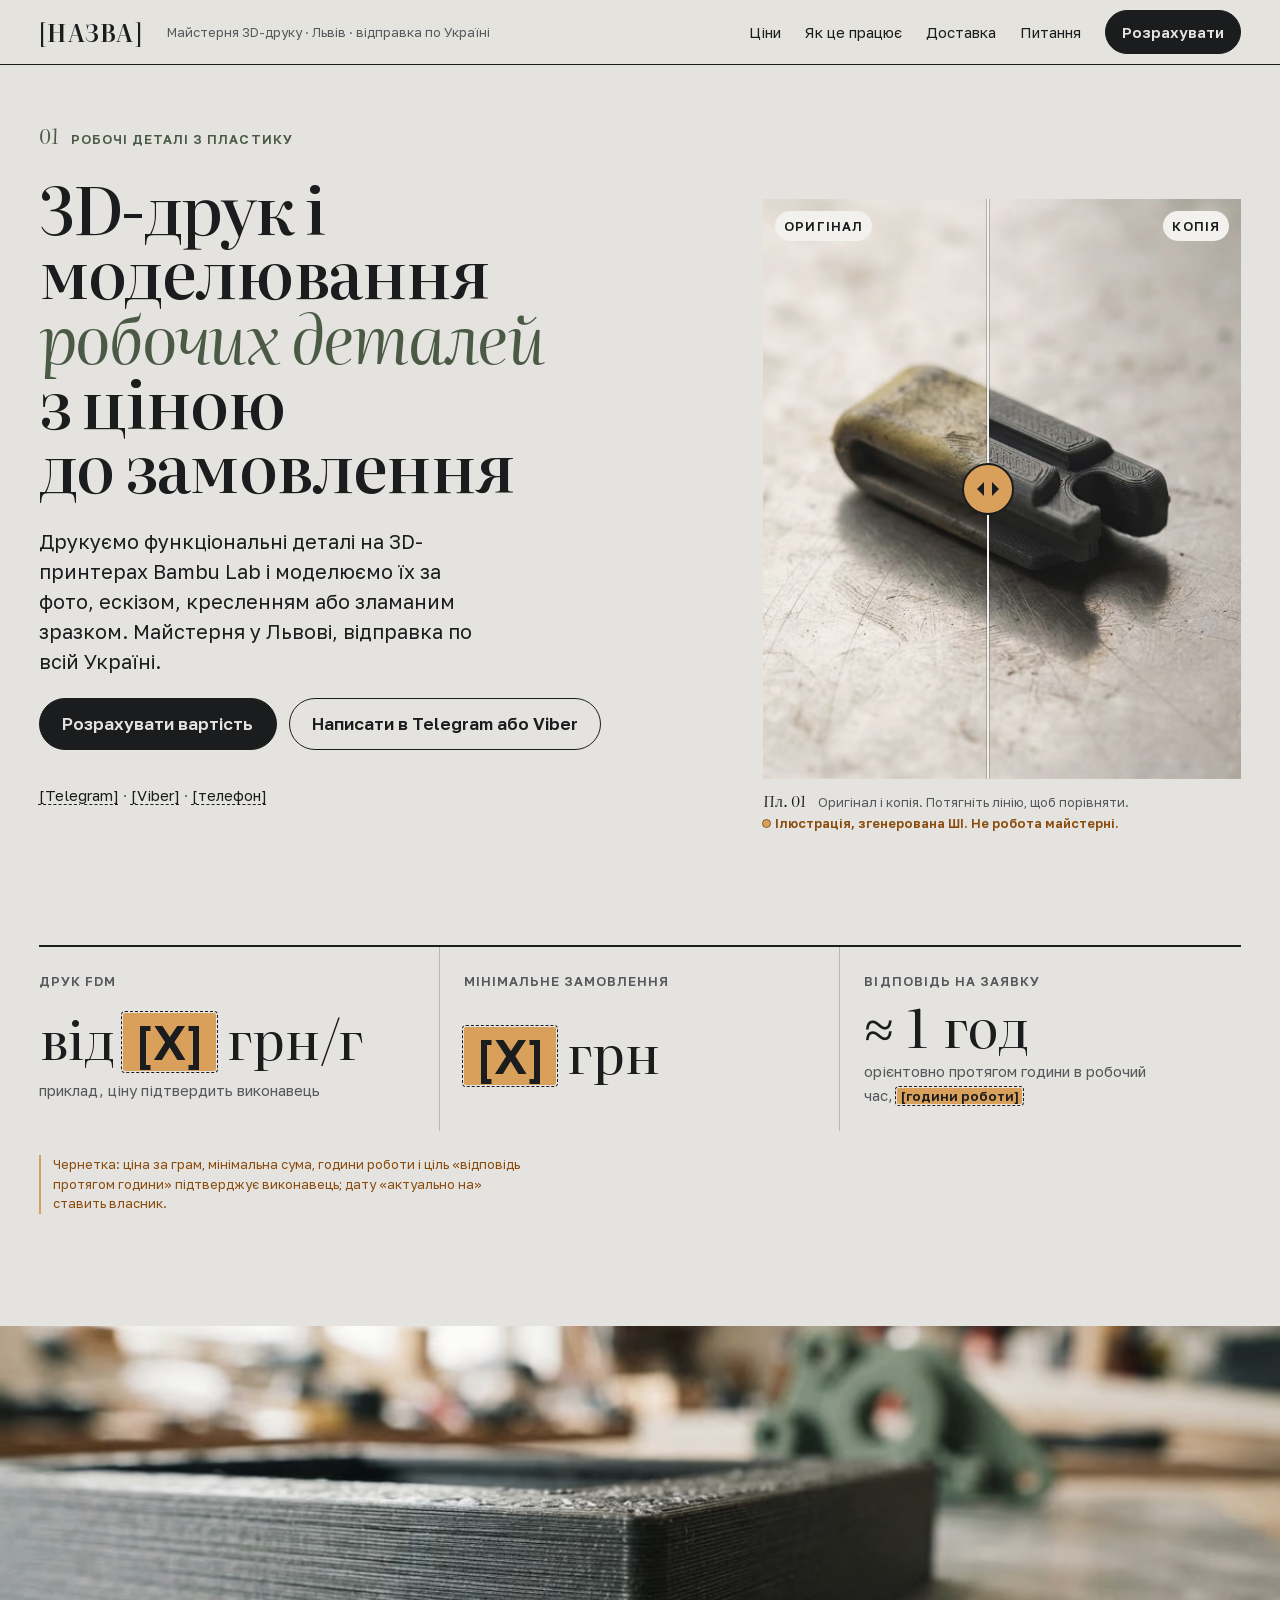
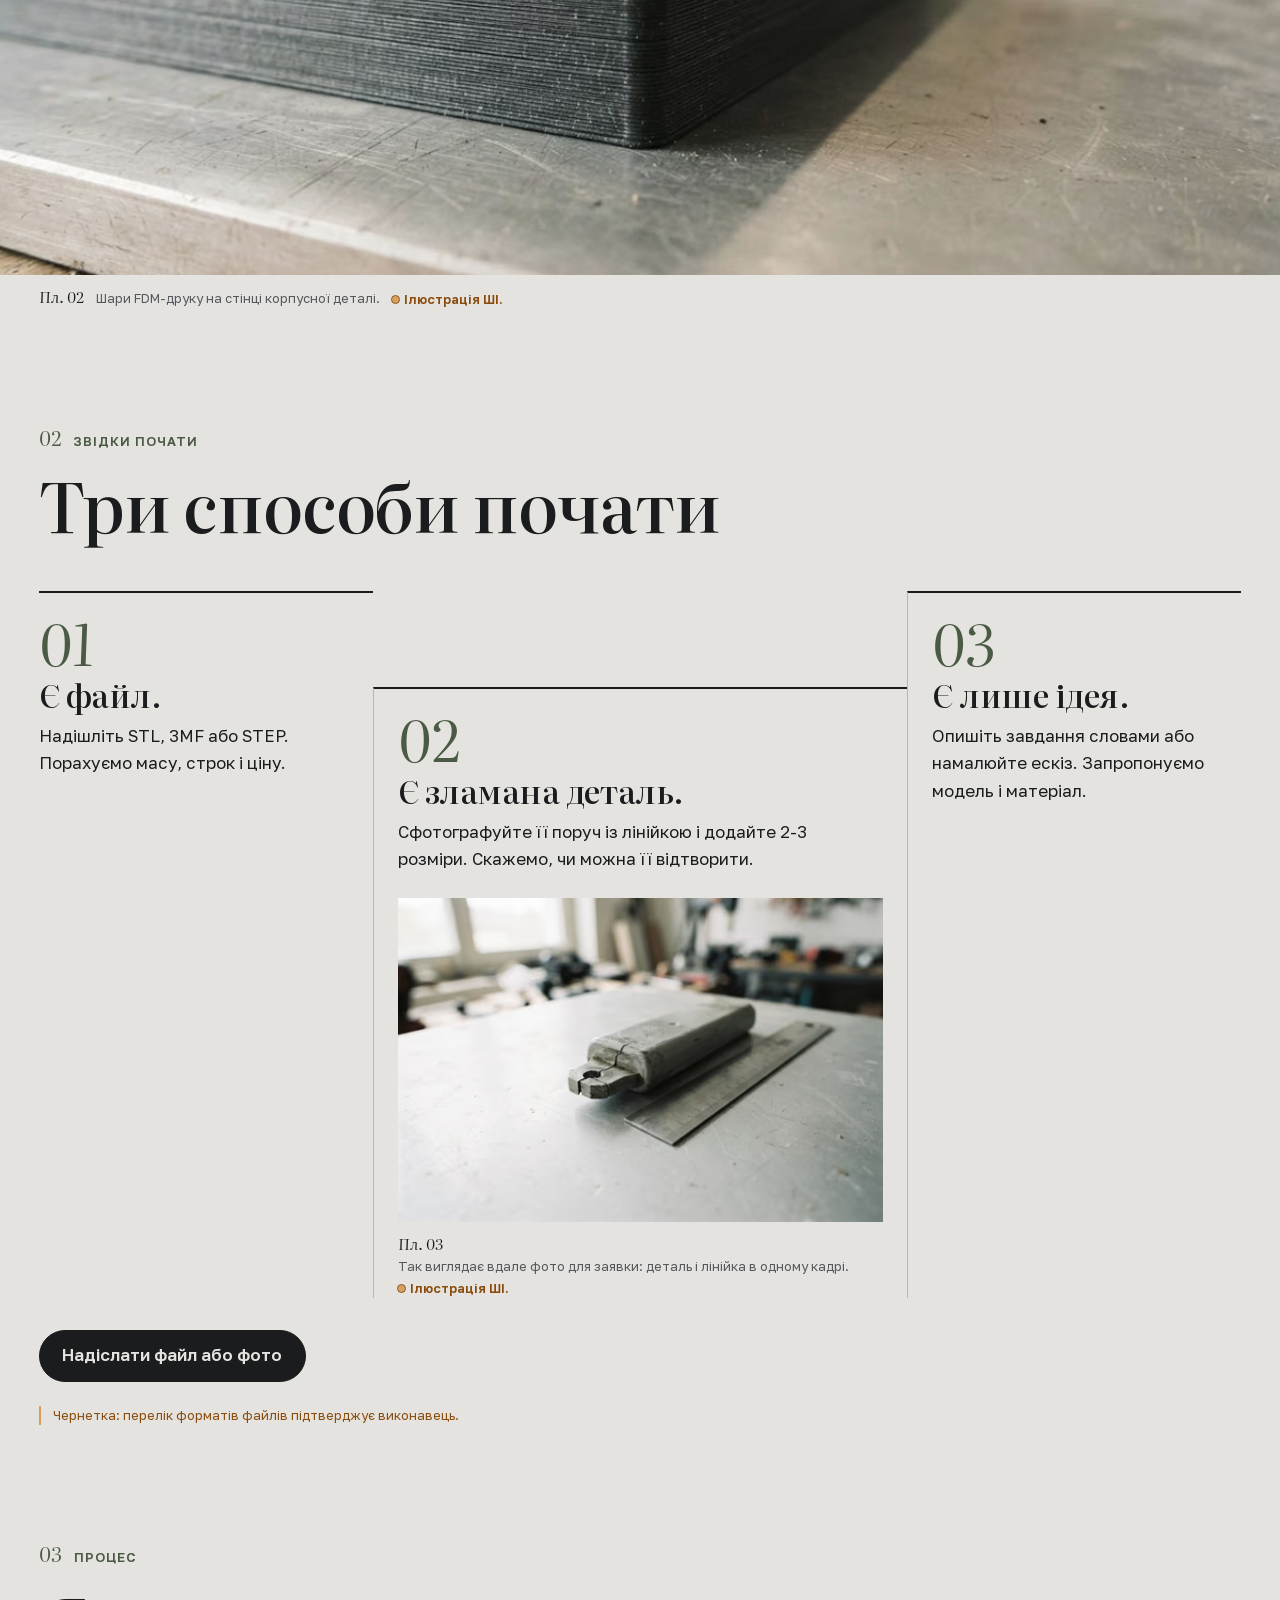
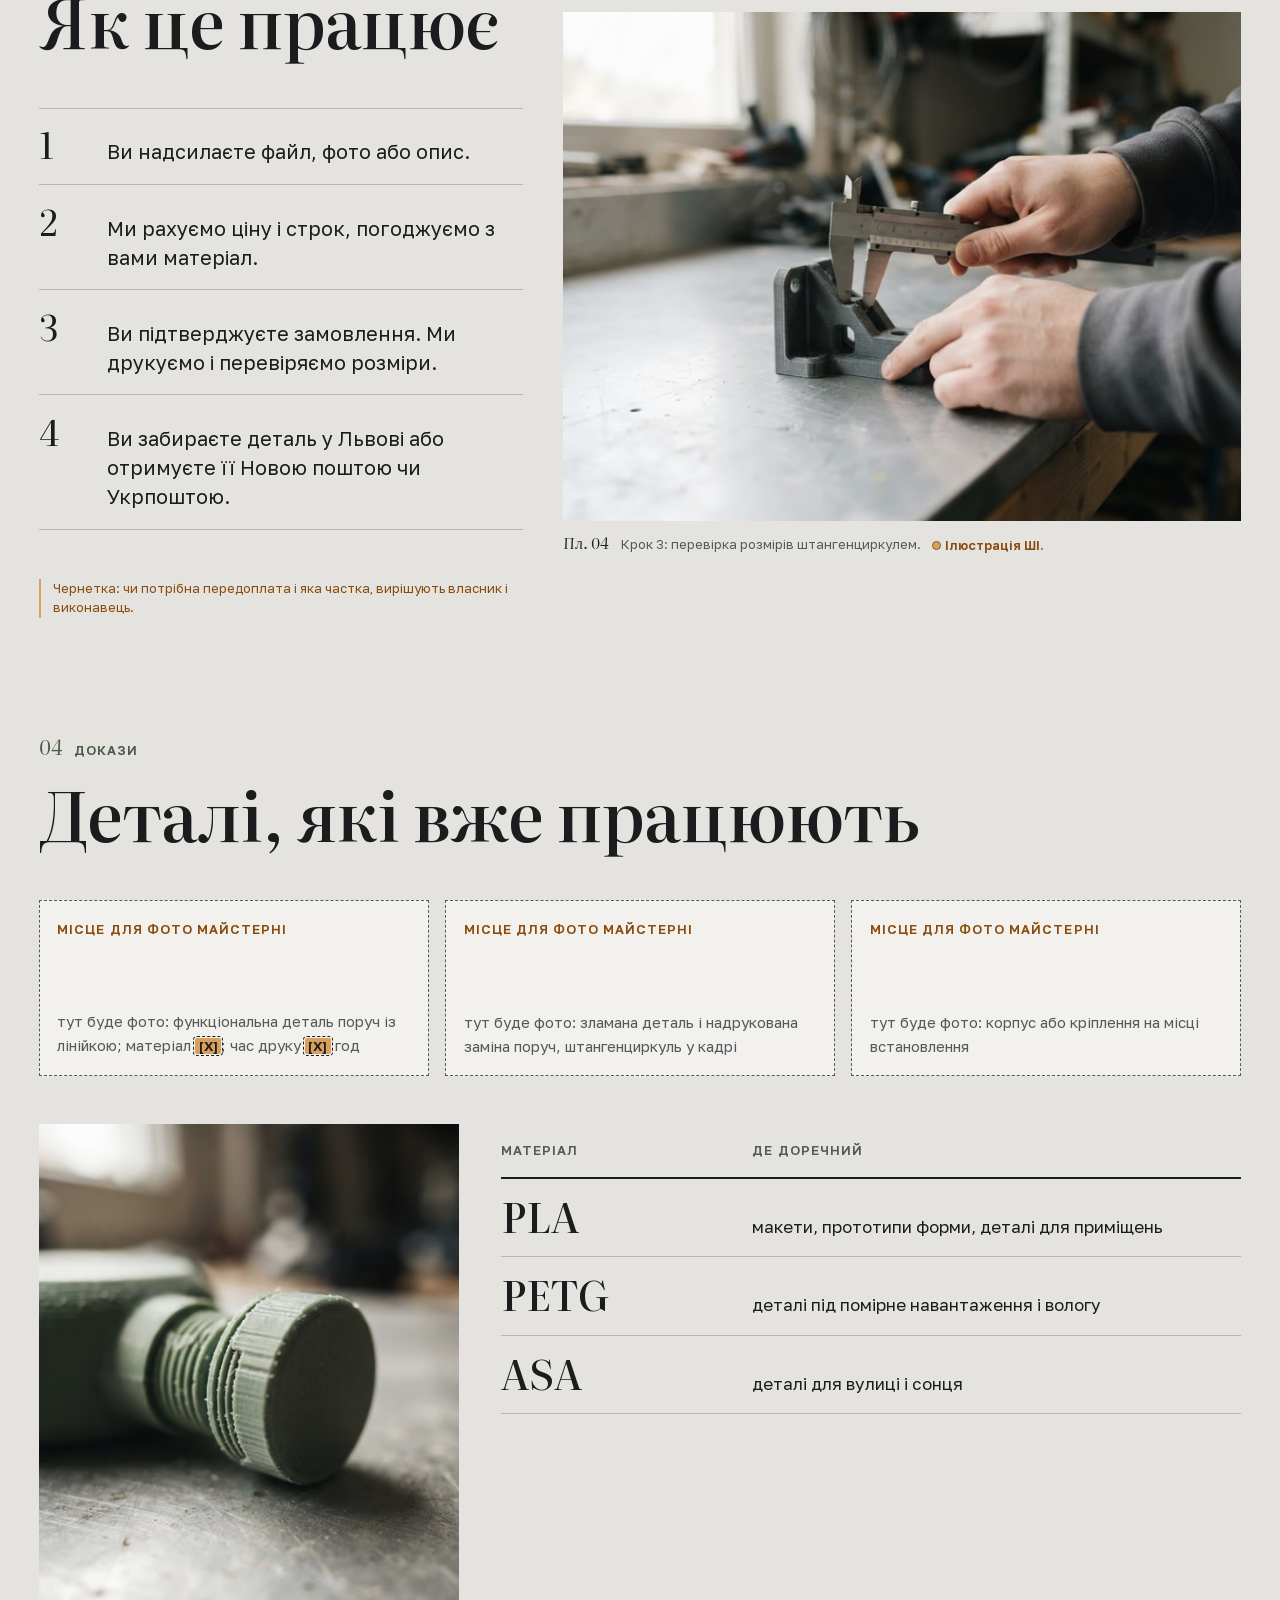
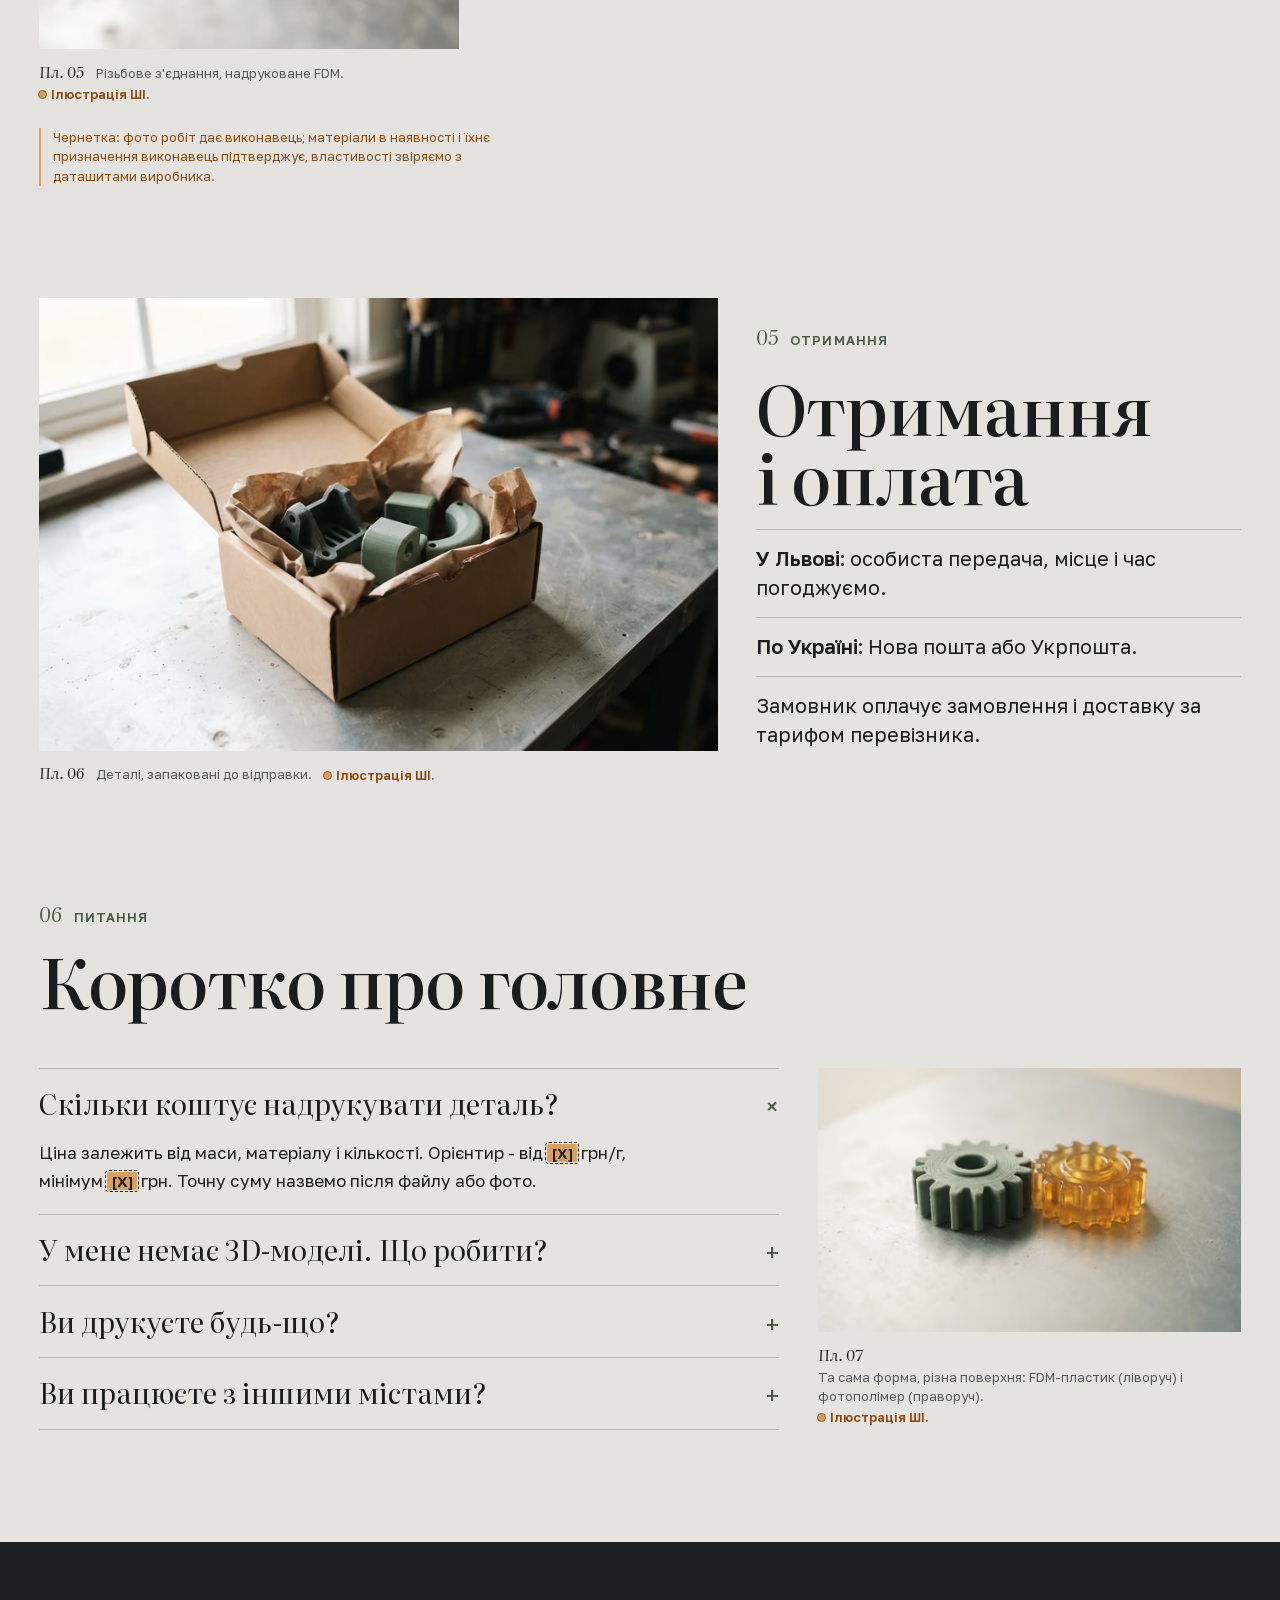
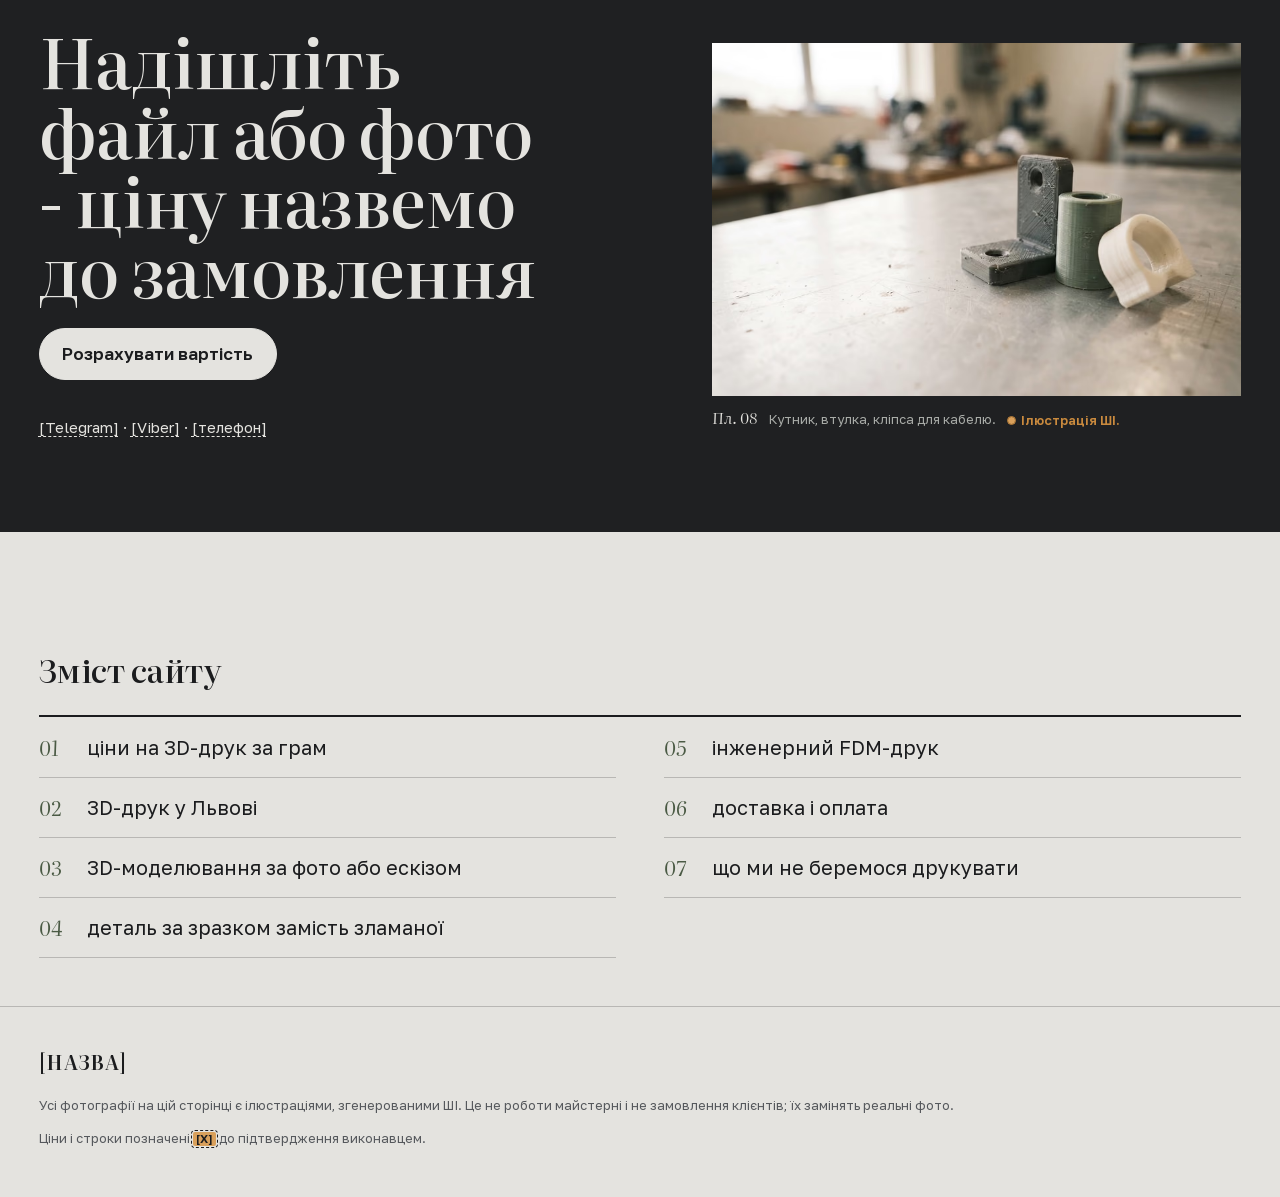
<file: v2-foto/index.html>
<!doctype html>
<html lang="uk">
<head>
<meta charset="utf-8">
<meta name="viewport" content="width=device-width, initial-scale=1">
<title>3D-друк і 3D-моделювання на замовлення у Львові | [НАЗВА]</title>
<meta name="description" content="Друкуємо робочі деталі з пластику і моделюємо їх за фото, ескізом або зразком. Ціну називаємо до замовлення. Доставка по Україні.">
<meta name="robots" content="noindex">
<meta name="theme-color" content="#E4E3DF">
<link rel="stylesheet" href="style.css">
<script>document.documentElement.classList.add('js');</script>
</head>
<body>
<a class="skip" href="#main">Перейти до змісту</a>

<header class="masthead">
  <div class="masthead__row">
    <a class="wordmark" href="#top" aria-label="[НАЗВА], на початок сторінки"><span class="ph-brand" translate="no">[НАЗВА]</span></a>
    <p class="masthead__issue">Майстерня 3D-друку · Львів · відправка по Україні</p>
    <nav class="masthead__nav" aria-label="Розділи">
      <a href="#tsiny">Ціни</a>
      <a href="#yak">Як це працює</a>
      <a href="#dostavka">Доставка</a>
      <a href="#pytannia">Питання</a>
    </nav>
    <a class="btn btn--small" href="#tsiny">Розрахувати</a>
  </div>
</header>

<main id="main">

<!-- 01 HERO: headline + signature "оригінал / копія" comparison -->
<section class="hero" id="top" aria-labelledby="h1">
  <div class="hero__text">
    <p class="kicker"><span class="folio">01</span> Робочі деталі з пластику</p>
    <h1 id="h1">3D-друк і моделювання <em>робочих деталей</em> з&nbsp;ціною до&nbsp;замовлення</h1>
    <p class="lead">Друкуємо функціональні деталі на 3D-принтерах <span translate="no">Bambu Lab</span> і моделюємо їх за фото, ескізом, кресленням або зламаним зразком. Майстерня у Львові, відправка по всій Україні.</p>
    <div class="actions">
      <a class="btn" href="#tsiny">Розрахувати вартість</a>
      <a class="btn btn--ghost" href="#kontakty">Написати в Telegram або Viber</a>
    </div>
    <p class="contacts" id="kontakty"><a class="ph" href="#" data-placeholder="telegram-link">[Telegram]</a> · <a class="ph" href="#" data-placeholder="viber-link">[Viber]</a> · <a class="ph" href="#" data-placeholder="phone">[телефон]</a></p>
  </div>

  <figure class="compare" data-compare>
    <div class="compare__stage">
      <picture class="compare__img compare__img--before">
        <source media="(min-width: 900px)" type="image/avif" srcset="img/clip-original-tall-480.avif 480w, img/clip-original-tall-700.avif 700w" sizes="(min-width: 1400px) 600px, 42vw">
        <source media="(min-width: 900px)" type="image/webp" srcset="img/clip-original-tall-480.webp 480w, img/clip-original-tall-700.webp 700w" sizes="(min-width: 1400px) 600px, 42vw">
        <source type="image/avif" srcset="img/clip-original-480.avif 480w, img/clip-original-800.avif 800w" sizes="100vw">
        <source type="image/webp" srcset="img/clip-original-480.webp 480w, img/clip-original-800.webp 800w" sizes="100vw">
        <img src="img/clip-original-800.webp" width="800" height="537" fetchpriority="high" decoding="async" data-placeholder="ai-illustration"
             alt="Ілюстрація: стара пластикова кліпса, пожовкла, з відламаним виступом, на сталевій пластині.">
      </picture>
      <picture class="compare__img compare__img--after">
        <source media="(min-width: 900px)" type="image/avif" srcset="img/clip-copy-tall-480.avif 480w, img/clip-copy-tall-700.avif 700w" sizes="(min-width: 1400px) 600px, 42vw">
        <source media="(min-width: 900px)" type="image/webp" srcset="img/clip-copy-tall-480.webp 480w, img/clip-copy-tall-700.webp 700w" sizes="(min-width: 1400px) 600px, 42vw">
        <source type="image/avif" srcset="img/clip-copy-480.avif 480w, img/clip-copy-800.avif 800w" sizes="100vw">
        <source type="image/webp" srcset="img/clip-copy-480.webp 480w, img/clip-copy-800.webp 800w" sizes="100vw">
        <img src="img/clip-copy-800.webp" width="800" height="537" decoding="async" data-placeholder="ai-illustration"
             alt="Ілюстрація: та сама кліпса, надрукована заново з темно-сірого пластику, ціла, з видимими шарами друку.">
      </picture>
      <span class="compare__tag compare__tag--before" aria-hidden="true">Оригінал</span>
      <span class="compare__tag compare__tag--after" aria-hidden="true">Копія</span>
      <span class="compare__line" aria-hidden="true"><span class="compare__knob"></span></span>
    </div>
    <label class="compare__control">
      <span class="sr-only">Порівняння: зсуньте, щоб побачити оригінал або копію</span>
      <input type="range" min="0" max="100" value="50" step="1" data-compare-range>
    </label>
    <figcaption class="caption">
      <span class="caption__no">Пл. 01</span>
      <span>Оригінал і копія.<span class="js-only"> Потягніть лінію, щоб порівняти.</span></span>
      <span class="ai-note">Ілюстрація, згенерована ШІ. Не робота майстерні.</span>
    </figcaption>
  </figure>
</section>

<!-- 02 PRICE ANCHOR: spec sheet -->
<section class="spec" id="tsiny" aria-labelledby="spec-h">
  <h2 id="spec-h" class="sr-only">Ціна і строки відповіді</h2>
  <dl class="spec__list">
    <div class="spec__item">
      <dt>Друк FDM</dt>
      <dd><span class="spec__big">від <span class="ph-x">[X]</span> грн/г</span><span class="spec__note">приклад, ціну підтвердить виконавець</span></dd>
    </div>
    <div class="spec__item">
      <dt>Мінімальне замовлення</dt>
      <dd><span class="spec__big"><span class="ph-x">[X]</span> грн</span></dd>
    </div>
    <div class="spec__item">
      <dt>Відповідь на заявку</dt>
      <dd><span class="spec__big">≈ 1 год</span><span class="spec__note">орієнтовно протягом години в робочий час, <span class="ph-x">[години роботи]</span></span></dd>
    </div>
  </dl>
  <p class="draft">Чернетка: ціна за грам, мінімальна сума, години роботи і ціль «відповідь протягом години» підтверджує виконавець; дату «актуально на» ставить власник.</p>
</section>

<!-- Interlude plate: layer lines -->
<figure class="plate plate--bleed">
  <picture>
    <source type="image/avif" srcset="img/layers-480.avif 480w, img/layers-800.avif 800w, img/layers-1200.avif 1200w" sizes="100vw">
    <source type="image/webp" srcset="img/layers-480.webp 480w, img/layers-800.webp 800w, img/layers-1200.webp 1200w" sizes="100vw">
    <img src="img/layers-1200.webp" width="1200" height="670" loading="lazy" decoding="async" data-placeholder="ai-illustration"
         alt="Ілюстрація: макрознімок кута темно-сірої друкованої деталі, видно горизонтальні шари пластику.">
  </picture>
  <figcaption class="caption caption--inset">
    <span class="caption__no">Пл. 02</span>
    <span>Шари FDM-друку на стінці корпусної деталі.</span>
    <span class="ai-note">Ілюстрація ШІ.</span>
  </figcaption>
</figure>

<!-- 03 START WAYS -->
<section class="ways" aria-labelledby="ways-h">
  <header class="section-head">
    <p class="kicker"><span class="folio">02</span> Звідки почати</p>
    <h2 id="ways-h">Три способи почати</h2>
  </header>
  <ol class="ways__list">
    <li class="ways__item">
      <span class="ways__no" aria-hidden="true">01</span>
      <h3>Є файл.</h3>
      <p>Надішліть STL, 3MF або STEP. Порахуємо масу, строк і ціну.</p>
    </li>
    <li class="ways__item ways__item--photo">
      <span class="ways__no" aria-hidden="true">02</span>
      <h3>Є зламана деталь.</h3>
      <p>Сфотографуйте її поруч із лінійкою і додайте 2-3 розміри. Скажемо, чи можна її відтворити.</p>
      <figure class="ways__fig">
        <picture>
          <source type="image/avif" srcset="img/broken-ruler-480.avif 480w, img/broken-ruler-800.avif 800w" sizes="(min-width: 900px) 34vw, 100vw">
          <source type="image/webp" srcset="img/broken-ruler-480.webp 480w, img/broken-ruler-800.webp 800w" sizes="(min-width: 900px) 34vw, 100vw">
          <img src="img/broken-ruler-800.webp" width="800" height="537" loading="lazy" decoding="async" data-placeholder="ai-illustration"
               alt="Ілюстрація: тріснута сіра пластикова деталь поруч зі сталевою лінійкою, так зручно фотографувати для заявки.">
        </picture>
        <figcaption class="caption"><span class="caption__no">Пл. 03</span><span>Так виглядає вдале фото для заявки: деталь і лінійка в одному кадрі.</span><span class="ai-note">Ілюстрація ШІ.</span></figcaption>
      </figure>
    </li>
    <li class="ways__item">
      <span class="ways__no" aria-hidden="true">03</span>
      <h3>Є лише ідея.</h3>
      <p>Опишіть завдання словами або намалюйте ескіз. Запропонуємо модель і матеріал.</p>
    </li>
  </ol>
  <div class="ways__cta">
    <a class="btn" href="#kontakty">Надіслати файл або фото</a>
    <p class="draft">Чернетка: перелік форматів файлів підтверджує виконавець.</p>
  </div>
</section>

<!-- 04 STEPS -->
<section class="steps" id="yak" aria-labelledby="steps-h">
  <header class="section-head">
    <p class="kicker"><span class="folio">03</span> Процес</p>
    <h2 id="steps-h">Як це працює</h2>
  </header>
  <div class="steps__grid">
    <ol class="steps__list">
      <li><span class="steps__no" aria-hidden="true">1</span><p>Ви надсилаєте файл, фото або опис.</p></li>
      <li><span class="steps__no" aria-hidden="true">2</span><p>Ми рахуємо ціну і строк, погоджуємо з вами матеріал.</p></li>
      <li><span class="steps__no" aria-hidden="true">3</span><p>Ви підтверджуєте замовлення. Ми друкуємо і перевіряємо розміри.</p></li>
      <li><span class="steps__no" aria-hidden="true">4</span><p>Ви забираєте деталь у Львові або отримуєте її Новою поштою чи Укрпоштою.</p></li>
    </ol>
    <figure class="steps__fig">
      <picture>
        <source type="image/avif" srcset="img/caliper-480.avif 480w, img/caliper-800.avif 800w, img/caliper-1200.avif 1200w" sizes="(min-width: 900px) 55vw, 100vw">
        <source type="image/webp" srcset="img/caliper-480.webp 480w, img/caliper-800.webp 800w, img/caliper-1200.webp 1200w" sizes="(min-width: 900px) 55vw, 100vw">
        <img src="img/caliper-800.webp" width="800" height="537" loading="lazy" decoding="async" data-placeholder="ai-illustration"
             alt="Ілюстрація: руки міряють штангенциркулем темно-сірий друкований кронштейн на верстаті.">
      </picture>
      <figcaption class="caption"><span class="caption__no">Пл. 04</span><span>Крок 3: перевірка розмірів штангенциркулем.</span><span class="ai-note">Ілюстрація ШІ.</span></figcaption>
    </figure>
  </div>
  <p class="draft">Чернетка: чи потрібна передоплата і яка частка, вирішують власник і виконавець.</p>
</section>

<!-- 05 PROOF: honest empty slots + materials -->
<section class="proof" aria-labelledby="proof-h">
  <header class="section-head">
    <p class="kicker"><span class="folio">04</span> Докази</p>
    <h2 id="proof-h">Деталі, які вже працюють</h2>
  </header>
  <ul class="proof__slots">
    <li class="slot"><span class="slot__label">Місце для фото майстерні</span><p>тут буде фото: функціональна деталь поруч із лінійкою; матеріал <span class="ph-x">[X]</span>; час друку <span class="ph-x">[X]</span> год</p></li>
    <li class="slot"><span class="slot__label">Місце для фото майстерні</span><p>тут буде фото: зламана деталь і надрукована заміна поруч, штангенциркуль у кадрі</p></li>
    <li class="slot"><span class="slot__label">Місце для фото майстерні</span><p>тут буде фото: корпус або кріплення на місці встановлення</p></li>
  </ul>

  <div class="materials">
    <figure class="materials__fig">
      <picture>
        <source type="image/avif" srcset="img/thread-480.avif 480w, img/thread-800.avif 800w" sizes="(min-width: 900px) 30vw, 70vw">
        <source type="image/webp" srcset="img/thread-480.webp 480w, img/thread-800.webp 800w" sizes="(min-width: 900px) 30vw, 70vw">
        <img src="img/thread-800.webp" width="800" height="1071" loading="lazy" decoding="async" data-placeholder="ai-illustration"
             alt="Ілюстрація: зелена друкована кришка з різьбою, накручена на горловину, крупним планом.">
      </picture>
      <figcaption class="caption"><span class="caption__no">Пл. 05</span><span>Різьбове з'єднання, надруковане FDM.</span><span class="ai-note">Ілюстрація ШІ.</span></figcaption>
    </figure>
    <table class="materials__table">
      <caption class="sr-only">Матеріали і де вони доречні</caption>
      <thead><tr><th scope="col">Матеріал</th><th scope="col">Де доречний</th></tr></thead>
      <tbody>
        <tr><th scope="row">PLA</th><td>макети, прототипи форми, деталі для приміщень</td></tr>
        <tr><th scope="row">PETG</th><td>деталі під помірне навантаження і вологу</td></tr>
        <tr><th scope="row">ASA</th><td>деталі для вулиці і сонця</td></tr>
      </tbody>
    </table>
  </div>
  <p class="draft">Чернетка: фото робіт дає виконавець; матеріали в наявності і їхнє призначення виконавець підтверджує, властивості звіряємо з даташитами виробника.</p>
</section>

<!-- 06 DELIVERY -->
<section class="delivery" id="dostavka" aria-labelledby="delivery-h">
  <figure class="delivery__fig">
    <picture>
      <source type="image/avif" srcset="img/parcel-480.avif 480w, img/parcel-800.avif 800w, img/parcel-1200.avif 1200w" sizes="(min-width: 900px) 58vw, 100vw">
      <source type="image/webp" srcset="img/parcel-480.webp 480w, img/parcel-800.webp 800w, img/parcel-1200.webp 1200w" sizes="(min-width: 900px) 58vw, 100vw">
      <img src="img/parcel-800.webp" width="800" height="537" loading="lazy" decoding="async" data-placeholder="ai-illustration"
           alt="Ілюстрація: відкрита картонна коробка з трьома друкованими деталями в крафтовому папері.">
    </picture>
    <figcaption class="caption"><span class="caption__no">Пл. 06</span><span>Деталі, запаковані до відправки.</span><span class="ai-note">Ілюстрація ШІ.</span></figcaption>
  </figure>
  <div class="delivery__text">
    <p class="kicker"><span class="folio">05</span> Отримання</p>
    <h2 id="delivery-h">Отримання і оплата</h2>
    <ul class="rules">
      <li><strong>У Львові:</strong> особиста передача, місце і час погоджуємо.</li>
      <li><strong>По Україні:</strong> Нова пошта або Укрпошта.</li>
      <li>Замовник оплачує замовлення і доставку за тарифом перевізника.</li>
    </ul>
  </div>
</section>

<!-- 07 FAQ -->
<section class="faq" id="pytannia" aria-labelledby="faq-h">
  <header class="section-head">
    <p class="kicker"><span class="folio">06</span> Питання</p>
    <h2 id="faq-h">Коротко про головне</h2>
  </header>
  <div class="faq__grid">
    <div class="faq__list">
      <details open>
        <summary>Скільки коштує надрукувати деталь?</summary>
        <p>Ціна залежить від маси, матеріалу і кількості. Орієнтир - від <span class="ph-x">[X]</span> грн/г, мінімум <span class="ph-x">[X]</span> грн. Точну суму назвемо після файлу або фото.</p>
      </details>
      <details>
        <summary>У мене немає 3D-моделі. Що робити?</summary>
        <p>Змоделюємо її за фото, ескізом, кресленням або зразком.</p>
      </details>
      <details>
        <summary>Ви друкуєте будь-що?</summary>
        <p>Ні. Перелік того, за що ми не беремося, є на сторінці «Про нас».</p>
      </details>
      <details>
        <summary>Ви працюєте з іншими містами?</summary>
        <p>Так. Файл або фото можна надіслати онлайн, а готову деталь ми відправимо поштою.</p>
      </details>
    </div>
    <figure class="faq__fig">
      <picture>
        <source type="image/avif" srcset="img/fdm-vs-resin-480.avif 480w, img/fdm-vs-resin-800.avif 800w" sizes="(min-width: 900px) 36vw, 100vw">
        <source type="image/webp" srcset="img/fdm-vs-resin-480.webp 480w, img/fdm-vs-resin-800.webp 800w" sizes="(min-width: 900px) 36vw, 100vw">
        <img src="img/fdm-vs-resin-800.webp" width="800" height="468" loading="lazy" decoding="async" data-placeholder="ai-illustration"
             alt="Ілюстрація: дві однакові шестерні, матова зелена з шарами друку і гладка прозора бурштинова.">
      </picture>
      <figcaption class="caption"><span class="caption__no">Пл. 07</span><span>Та сама форма, різна поверхня: FDM-пластик (ліворуч) і фотополімер (праворуч).</span><span class="ai-note">Ілюстрація ШІ.</span></figcaption>
    </figure>
  </div>
</section>

<!-- 08 CTA -->
<section class="cta" aria-labelledby="cta-h">
  <div class="cta__text">
    <h2 id="cta-h">Надішліть файл або фото - ціну назвемо до замовлення</h2>
    <a class="btn btn--light" href="#tsiny">Розрахувати вартість</a>
    <p class="contacts contacts--light"><a class="ph" href="#" data-placeholder="telegram-link">[Telegram]</a> · <a class="ph" href="#" data-placeholder="viber-link">[Viber]</a> · <a class="ph" href="#" data-placeholder="phone">[телефон]</a></p>
  </div>
  <figure class="cta__fig">
    <picture>
      <source type="image/avif" srcset="img/three-parts-480.avif 480w, img/three-parts-800.avif 800w" sizes="(min-width: 900px) 44vw, 100vw">
      <source type="image/webp" srcset="img/three-parts-480.webp 480w, img/three-parts-800.webp 800w" sizes="(min-width: 900px) 44vw, 100vw">
      <img src="img/three-parts-800.webp" width="800" height="537" loading="lazy" decoding="async" data-placeholder="ai-illustration"
           alt="Ілюстрація: три друковані деталі на верстаті: темно-сірий кутник, зелена втулка і біла кліпса для кабелю.">
    </picture>
    <figcaption class="caption caption--light"><span class="caption__no">Пл. 08</span><span>Кутник, втулка, кліпса для кабелю.</span><span class="ai-note">Ілюстрація ШІ.</span></figcaption>
  </figure>
</section>

<!-- 09 LINKS: index -->
<nav class="index" aria-labelledby="index-h">
  <h2 id="index-h" class="index__h">Зміст сайту</h2>
  <ol class="index__list">
    <li><a href="#" data-placeholder="page-tsiny" title="Сторінка з'явиться на сайті">ціни на 3D-друк за грам</a></li>
    <li><a href="#" data-placeholder="page-3d-druk-lviv" title="Сторінка з'явиться на сайті">3D-друк у Львові</a></li>
    <li><a href="#" data-placeholder="page-3d-modeliuvannia" title="Сторінка з'явиться на сайті">3D-моделювання за фото або ескізом</a></li>
    <li><a href="#" data-placeholder="page-detal-za-zrazkom" title="Сторінка з'явиться на сайті">деталь за зразком замість зламаної</a></li>
    <li><a href="#" data-placeholder="page-3d-druk-fdm" title="Сторінка з'явиться на сайті">інженерний FDM-друк</a></li>
    <li><a href="#" data-placeholder="page-dostavka-oplata" title="Сторінка з'явиться на сайті">доставка і оплата</a></li>
    <li><a href="#" data-placeholder="page-pro-nas" title="Сторінка з'явиться на сайті">що ми не беремося друкувати</a></li>
  </ol>
</nav>

</main>

<footer class="colophon">
  <p class="wordmark wordmark--small"><span class="ph-brand" translate="no">[НАЗВА]</span></p>
  <p>Усі фотографії на цій сторінці є ілюстраціями, згенерованими ШІ. Це не роботи майстерні і не замовлення клієнтів; їх замінять реальні фото.</p>
  <p>Ціни і строки позначені <span class="ph-x">[X]</span> до підтвердження виконавцем.</p>
</footer>

<div class="dock" aria-label="Швидкі дії">
  <a class="btn" href="#tsiny">Розрахувати</a>
  <a class="btn btn--ghost" href="#kontakty">Надіслати фото</a>
</div>

<script src="app.js" defer></script>
</body>
</html>
</file>
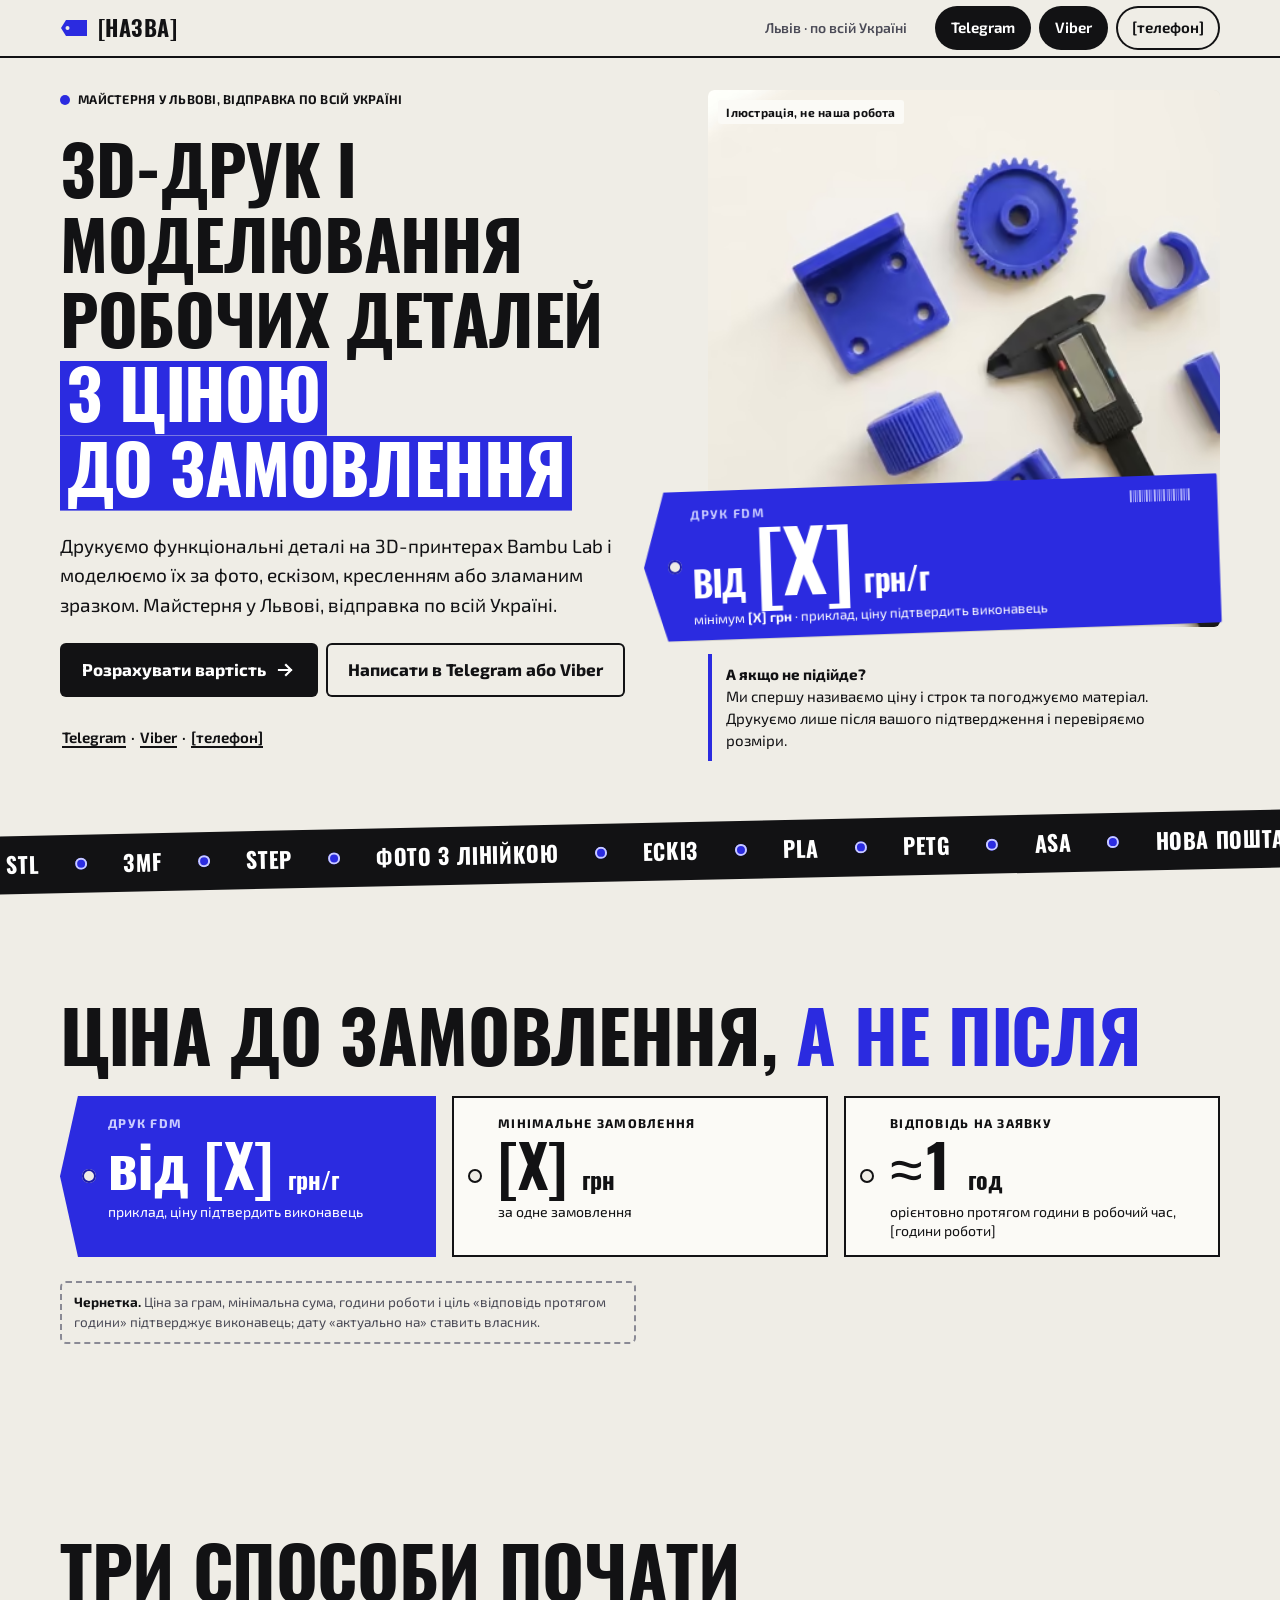
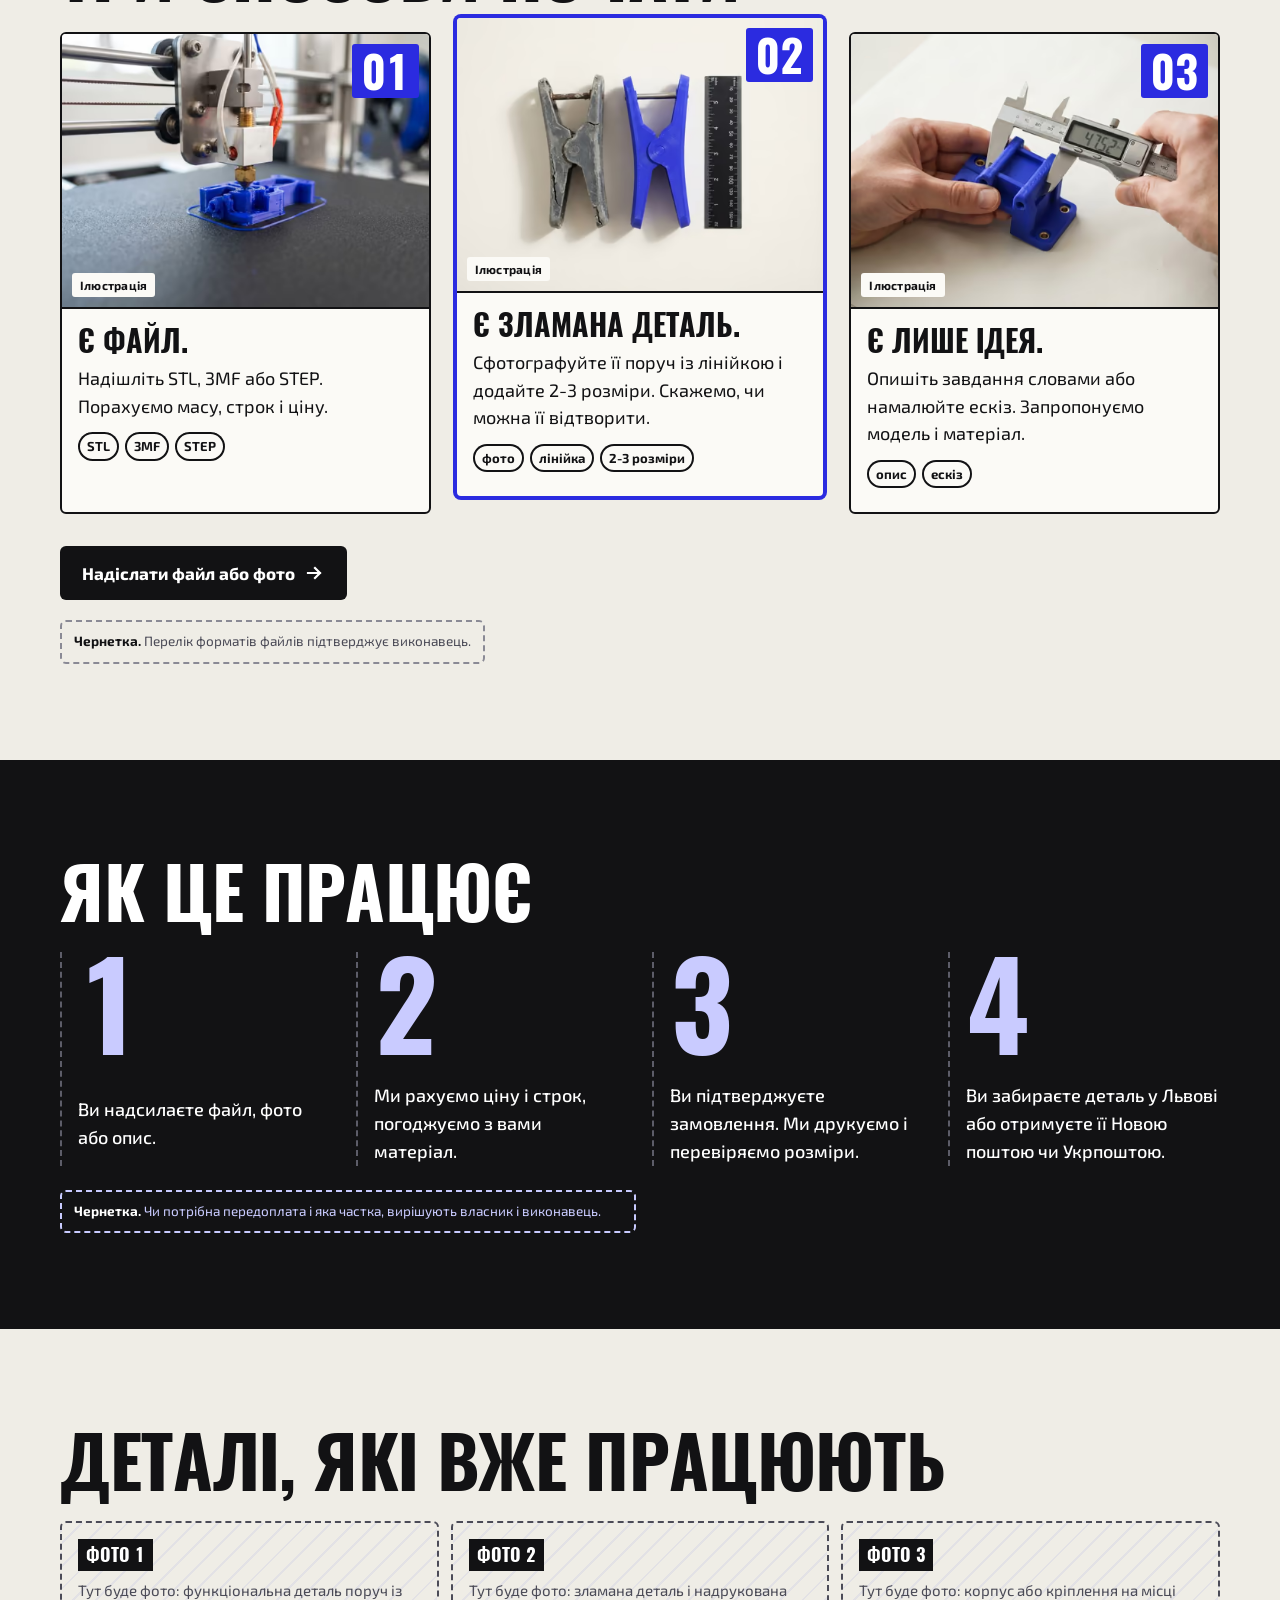
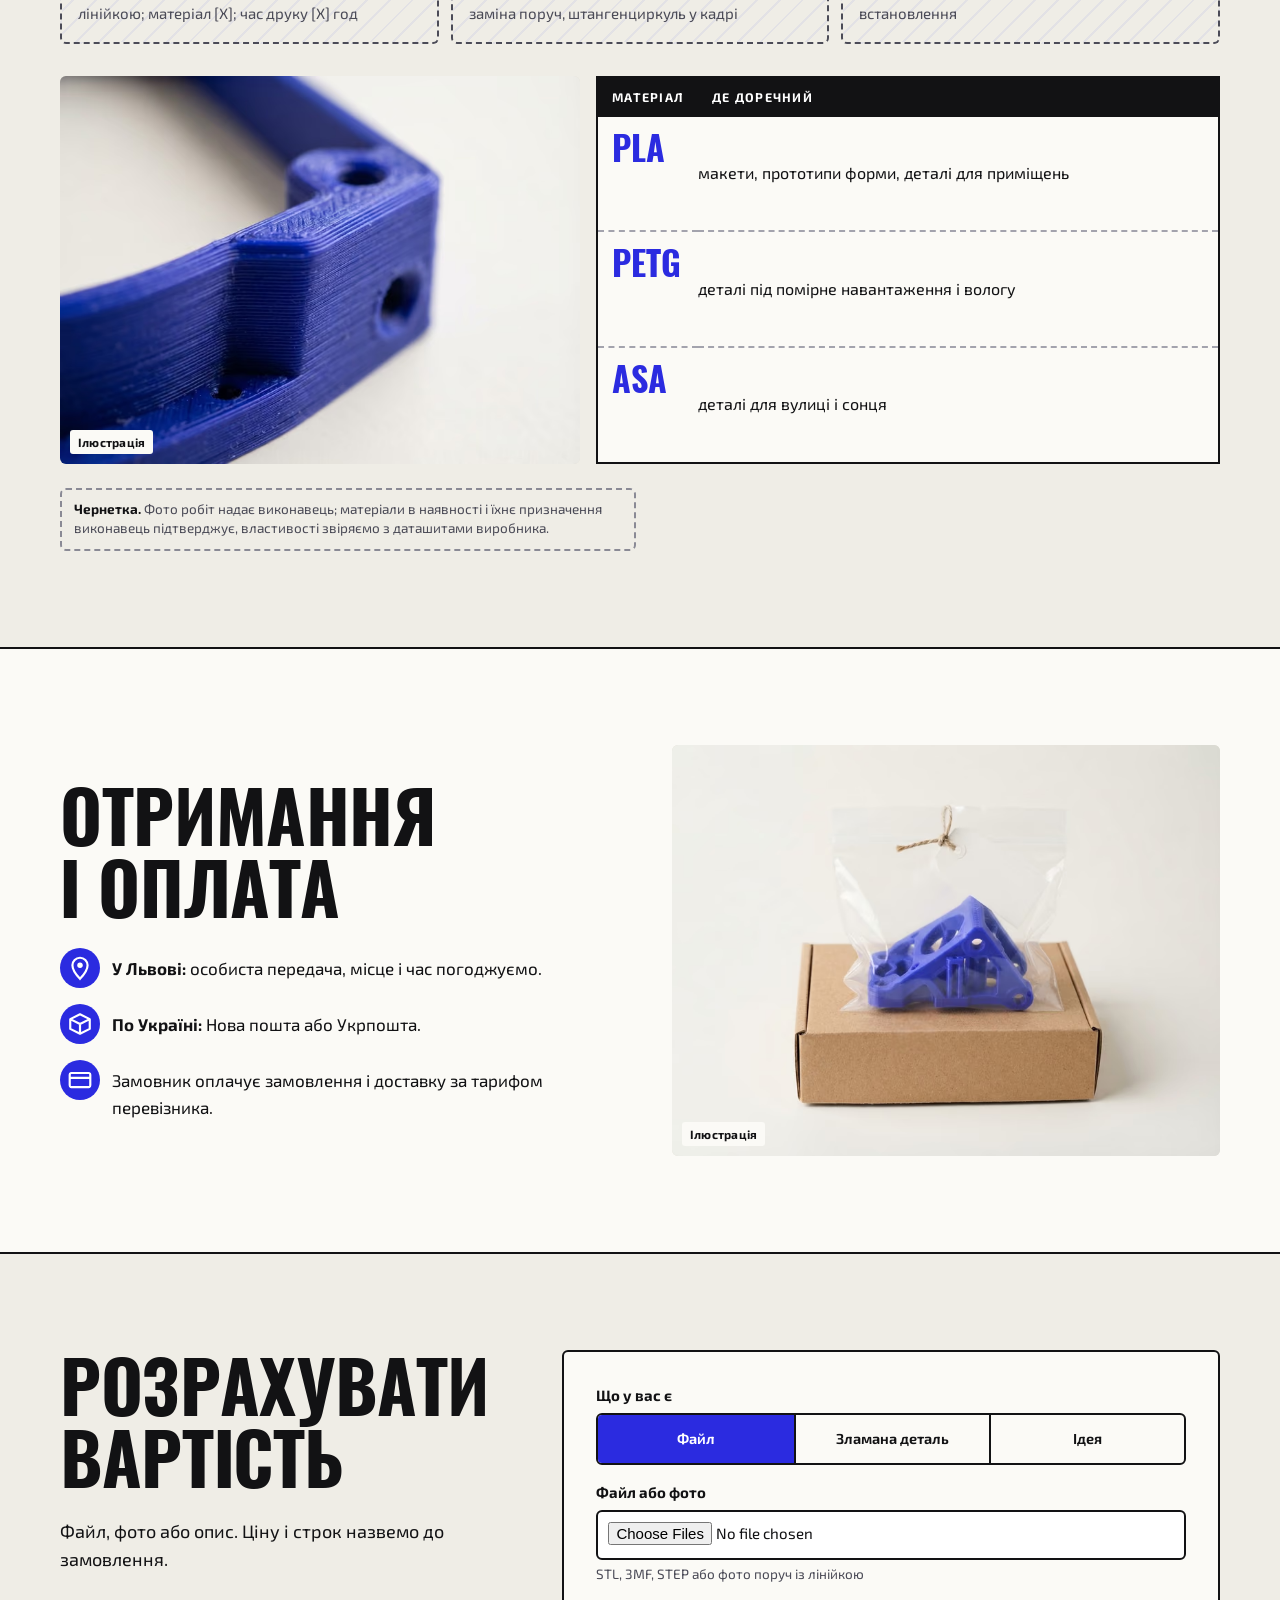
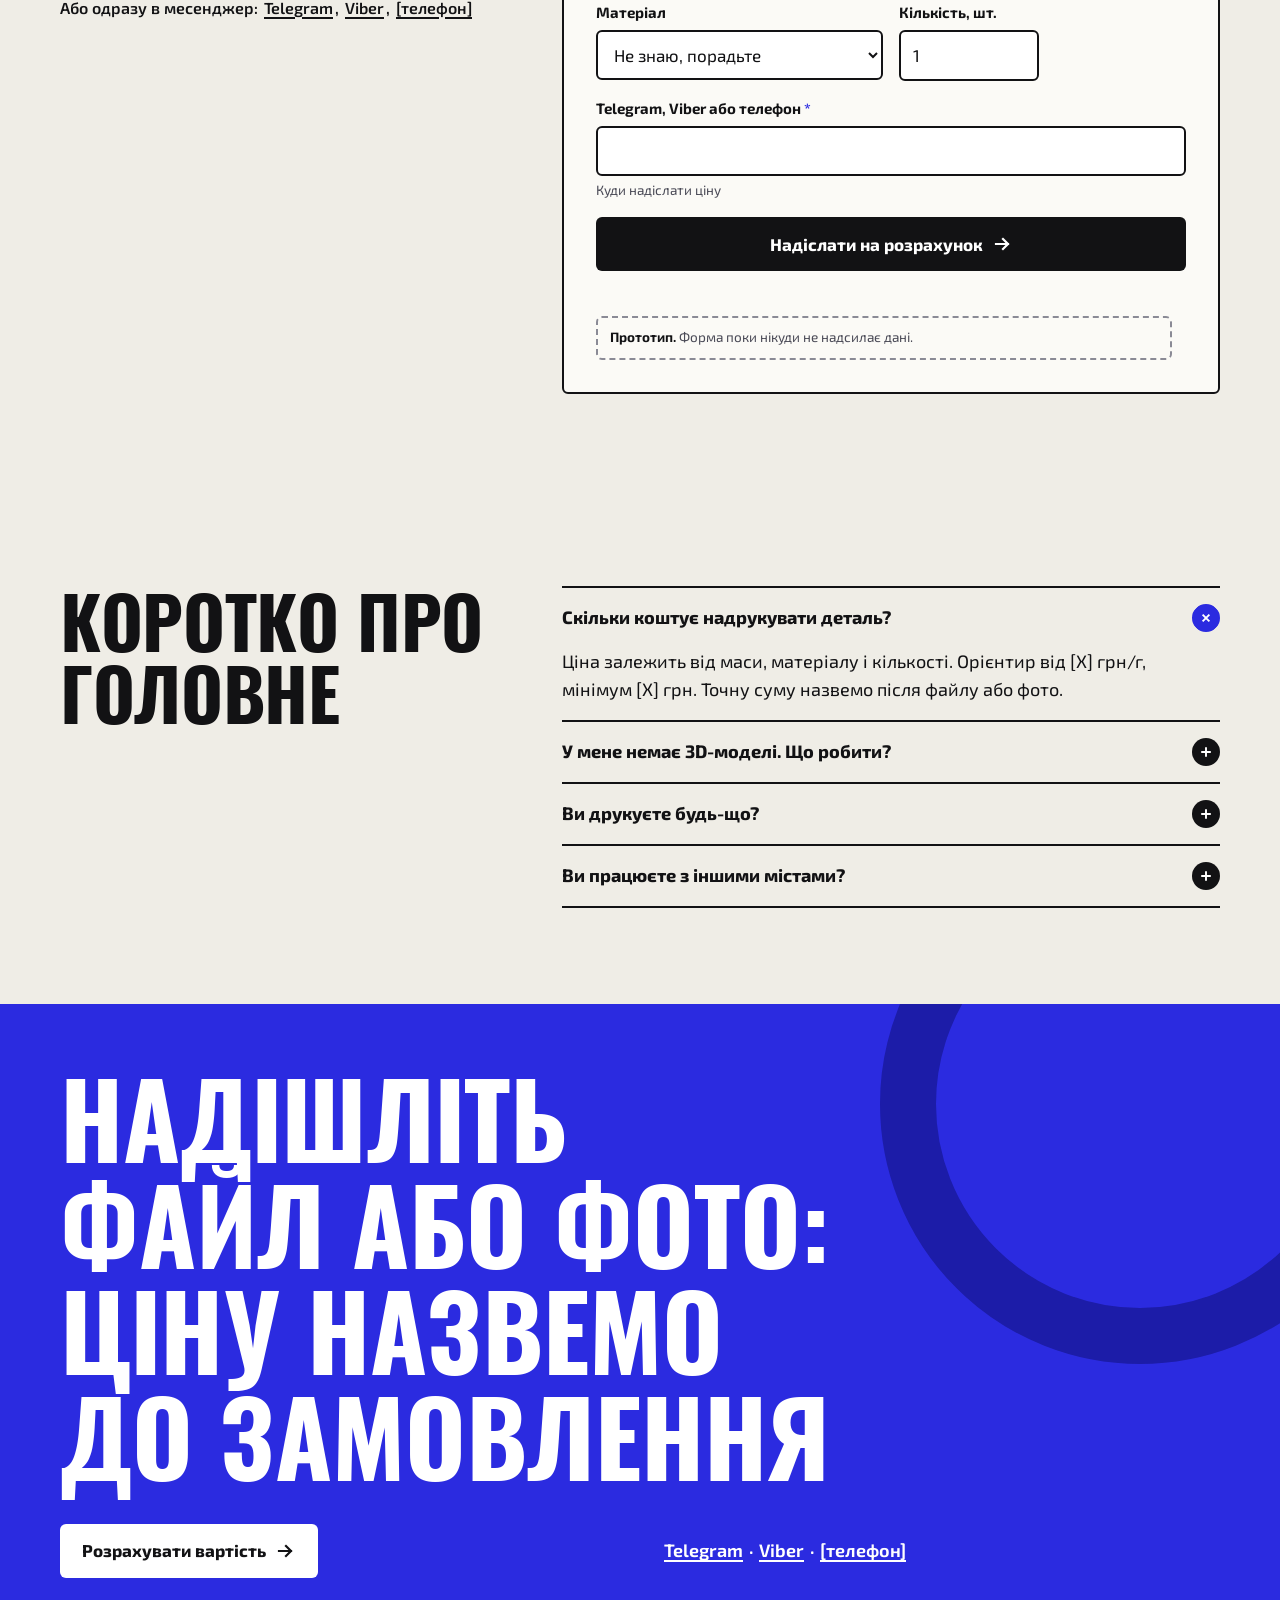
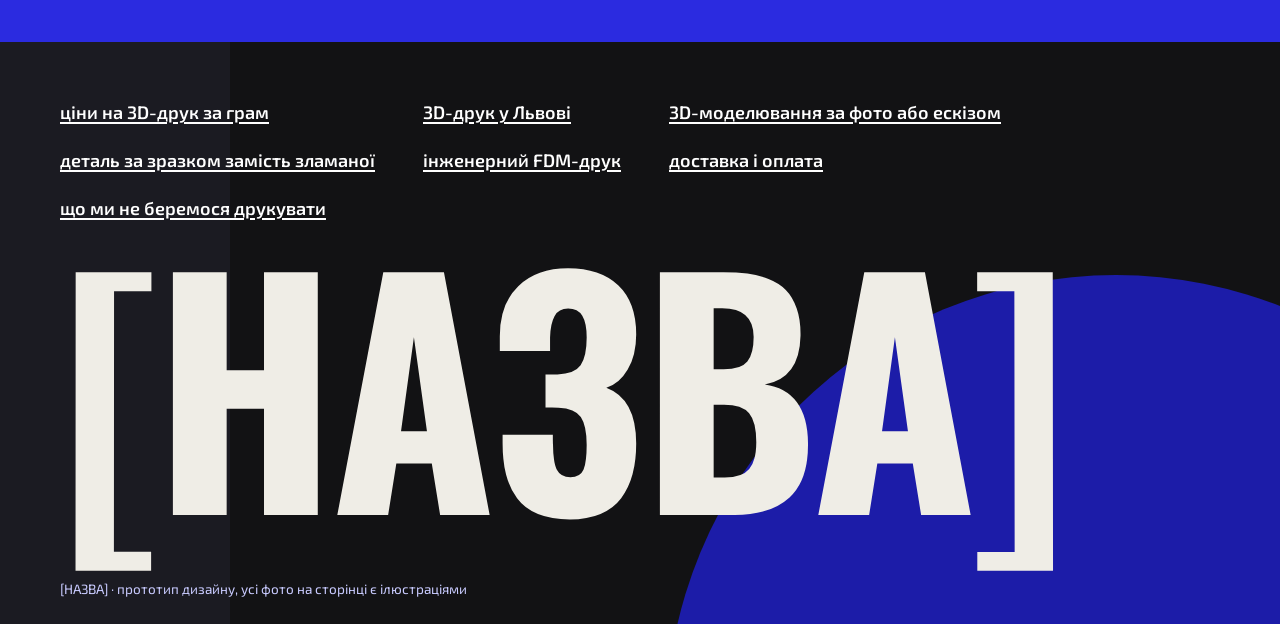
<file: v3-brand/index.html>
<!doctype html>
<html lang="uk">
<head>
<meta charset="utf-8">
<meta name="viewport" content="width=device-width, initial-scale=1">
<title>3D-друк і 3D-моделювання на замовлення у Львові</title>
<meta name="description" content="Друкуємо робочі деталі з пластику і моделюємо їх за фото, ескізом або зразком. Ціну називаємо до замовлення. Доставка по Україні.">
<meta name="theme-color" content="#2B2BE0">
<meta name="robots" content="noindex">
<link rel="stylesheet" href="style.css">
<script src="app.js" defer></script>
</head>
<body>
<a class="skip" href="#main">Перейти до змісту</a>

<!-- PROTOTYPE v3-brand. Brand name, prices, hours, contacts are placeholders in [ ] and marked data-placeholder. -->
<header class="top">
  <div class="wrap top__in">
    <a class="mark" href="#main" aria-label="[НАЗВА], на початок сторінки" data-placeholder="brand-name">
      <svg class="mark__tag" viewBox="0 0 28 18" aria-hidden="true"><path d="M6 1h21v16H6L1 9z" fill="currentColor"/><circle cx="7.5" cy="9" r="2" fill="var(--paper)"/></svg>
      <span>[НАЗВА]</span>
    </a>
    <p class="top__where">Львів <span aria-hidden="true">·</span> по всій Україні</p>
    <nav class="top__nav" aria-label="Швидкий звʼязок">
      <a class="chip" href="#tg" data-placeholder="telegram-link">Telegram</a>
      <a class="chip" href="#viber" data-placeholder="viber-link">Viber</a>
      <a class="chip chip--ghost" href="#tel" data-placeholder="phone">[телефон]</a>
    </nav>
  </div>
</header>

<main id="main">

<!-- block: hero + price-anchor (headline tag) -->
<section class="hero" aria-labelledby="h1">
  <div class="wrap hero__grid">
    <p class="hero__eyebrow"><span class="dot" aria-hidden="true"></span>Майстерня у Львові, відправка по всій Україні</p>

    <h1 id="h1" class="hero__title">3D-друк і моделювання робочих деталей <mark>з&nbsp;ціною до&nbsp;замовлення</mark></h1>

    <div class="hero__tagwrap">
      <div class="tag tag--hero" role="group" aria-label="Орієнтовна ціна">
        <span class="tag__hole" aria-hidden="true"></span>
        <p class="tag__kicker">Друк FDM</p>
        <p class="tag__price"><span class="tag__from">від</span> <span data-placeholder="price-per-gram">[X]</span><span class="tag__unit">грн/г</span></p>
        <p class="tag__meta">мінімум <b data-placeholder="min-order">[X]&nbsp;грн</b> <span aria-hidden="true">·</span> приклад, ціну підтвердить виконавець</p>
        <svg class="tag__code" viewBox="0 0 120 14" aria-hidden="true" preserveAspectRatio="none"><path d="M0 0h3v14H0zm5 0h1v14H5zm3 0h2v14H8zm4 0h1v14h-1zm3 0h3v14h-3zm5 0h1v14h-1zm3 0h1v14h-1zm3 0h3v14h-3zm5 0h2v14h-2zm4 0h1v14h-1zm4 0h3v14h-3zm5 0h1v14h-1zm3 0h2v14h-2zm4 0h1v14h-1zm3 0h3v14h-3zm6 0h1v14h-1zm3 0h2v14h-2zm4 0h1v14h-1zm3 0h3v14h-3zm5 0h1v14h-1zm3 0h1v14h-1zm4 0h3v14h-3zm5 0h2v14h-2zm4 0h1v14h-1zm3 0h3v14h-3z" fill="currentColor"/></svg>
      </div>
      <p class="hero__objection"><b>А якщо не підійде?</b> Ми спершу називаємо ціну і строк та погоджуємо матеріал. Друкуємо лише після вашого підтвердження і перевіряємо розміри.</p>
    </div>

    <div class="hero__cta">
      <a class="btn btn--primary" href="#rozrakhunok">Розрахувати вартість
        <svg class="btn__arrow" viewBox="0 0 20 20" aria-hidden="true"><path d="M3 10h12m-5-5 5 5-5 5" fill="none" stroke="currentColor" stroke-width="2.2" stroke-linecap="square"/></svg></a>
      <a class="btn btn--secondary" href="#tg" data-placeholder="telegram-link">Написати в Telegram або Viber</a>
    </div>

    <p class="hero__lead">Друкуємо функціональні деталі на 3D-принтерах Bambu Lab і моделюємо їх за фото, ескізом, кресленням або зламаним зразком. Майстерня у Львові, відправка по всій Україні.</p>

    <p class="hero__contacts">
      <a href="#tg" data-placeholder="telegram-link">Telegram</a> <span aria-hidden="true">·</span>
      <a href="#viber" data-placeholder="viber-link">Viber</a> <span aria-hidden="true">·</span>
      <a href="#tel" data-placeholder="phone">[телефон]</a>
    </p>

    <figure class="hero__photo shot">
      <picture>
        <source type="image/avif" srcset="img/hero-640.avif 640w, img/hero-960.avif 960w, img/hero-1264.avif 1264w" sizes="(min-width: 960px) 46vw, 100vw">
        <img src="img/hero-960.webp" srcset="img/hero-640.webp 640w, img/hero-960.webp 960w, img/hero-1264.webp 1264w" sizes="(min-width: 960px) 46vw, 100vw" width="1264" height="848" alt="Ілюстрація: сині пластикові деталі (кронштейн, шестерня, кліпса, ручка, петля, втулка) і штангенциркуль на світлому папері" fetchpriority="high" decoding="async" data-placeholder="ai-illustration">
      </picture>
      <figcaption class="shot__flag">Ілюстрація, не наша робота</figcaption>
    </figure>
  </div>
</section>

<!-- packing-tape strip: only facts from the copy -->
<div class="tapewrap" aria-hidden="true"><div class="tape">
  <div class="tape__run">
    <span>STL</span><span>3MF</span><span>STEP</span><span>фото з лінійкою</span><span>ескіз</span><span>PLA</span><span>PETG</span><span>ASA</span><span>Нова пошта</span><span>Укрпошта</span><span>Львів</span>
    <span>STL</span><span>3MF</span><span>STEP</span><span>фото з лінійкою</span><span>ескіз</span><span>PLA</span><span>PETG</span><span>ASA</span><span>Нова пошта</span><span>Укрпошта</span><span>Львів</span>
  </div>
</div>
</div>

<!-- block: price-anchor -->
<section class="sec prices" aria-labelledby="prices-h">
  <div class="wrap">
    <h2 id="prices-h" class="sec__title">Ціна до замовлення, <span class="u">а не після</span></h2>
    <ul class="pricegrid">
      <li class="ptag">
        <span class="ptag__hole" aria-hidden="true"></span>
        <p class="ptag__k">Друк FDM</p>
        <p class="ptag__v">від <span data-placeholder="price-per-gram">[X]</span> <small>грн/г</small></p>
        <p class="ptag__n">приклад, ціну підтвердить виконавець</p>
      </li>
      <li class="ptag ptag--light">
        <span class="ptag__hole" aria-hidden="true"></span>
        <p class="ptag__k">Мінімальне замовлення</p>
        <p class="ptag__v"><span data-placeholder="min-order">[X]</span> <small>грн</small></p>
        <p class="ptag__n">за одне замовлення</p>
      </li>
      <li class="ptag ptag--light">
        <span class="ptag__hole" aria-hidden="true"></span>
        <p class="ptag__k">Відповідь на заявку</p>
        <p class="ptag__v">≈1 <small>год</small></p>
        <p class="ptag__n">орієнтовно протягом години в робочий час, <span data-placeholder="hours">[години роботи]</span></p>
      </li>
    </ul>
    <p class="draft"><b>Чернетка.</b> Ціна за грам, мінімальна сума, години роботи і ціль «відповідь протягом години» підтверджує виконавець; дату «актуально на» ставить власник.</p>
  </div>
</section>

<!-- block: start-ways -->
<section class="sec ways" aria-labelledby="ways-h">
  <div class="wrap">
    <h2 id="ways-h" class="sec__title">Три способи почати</h2>
    <ol class="waygrid">
      <li class="way">
        <figure class="way__img shot">
          <picture>
            <source type="image/avif" srcset="img/druk-480.avif 480w, img/druk-800.avif 800w" sizes="(min-width: 960px) 30vw, 100vw">
            <img src="img/druk-480.webp" srcset="img/druk-480.webp 480w, img/druk-800.webp 800w" sizes="(min-width: 960px) 30vw, 100vw" width="800" height="597" loading="lazy" decoding="async" alt="Ілюстрація: сопло 3D-принтера друкує синю деталь" data-placeholder="ai-illustration">
          </picture>
          <figcaption class="shot__flag">Ілюстрація</figcaption>
        </figure>
        <p class="way__n" aria-hidden="true">01</p>
        <h3 class="way__h">Є файл.</h3>
        <p>Надішліть STL, 3MF або STEP. Порахуємо масу, строк і ціну.</p>
        <p class="way__chips"><span>STL</span><span>3MF</span><span>STEP</span></p>
      </li>
      <li class="way way--hot">
        <figure class="way__img shot">
          <picture>
            <source type="image/avif" srcset="img/zrazok-480.avif 480w, img/zrazok-800.avif 800w" sizes="(min-width: 960px) 30vw, 100vw">
            <img src="img/zrazok-480.webp" srcset="img/zrazok-480.webp 480w, img/zrazok-800.webp 800w" sizes="(min-width: 960px) 30vw, 100vw" width="800" height="597" loading="lazy" decoding="async" alt="Ілюстрація: тріснута сіра прищіпка поруч із синьою надрукованою заміною і лінійкою" data-placeholder="ai-illustration">
          </picture>
          <figcaption class="shot__flag">Ілюстрація</figcaption>
        </figure>
        <p class="way__n" aria-hidden="true">02</p>
        <h3 class="way__h">Є зламана деталь.</h3>
        <p>Сфотографуйте її поруч із лінійкою і додайте 2-3 розміри. Скажемо, чи можна її відтворити.</p>
        <p class="way__chips"><span>фото</span><span>лінійка</span><span>2-3 розміри</span></p>
      </li>
      <li class="way">
        <figure class="way__img shot">
          <picture>
            <source type="image/avif" srcset="img/vymir-480.avif 480w, img/vymir-800.avif 800w" sizes="(min-width: 960px) 30vw, 100vw">
            <img src="img/vymir-480.webp" srcset="img/vymir-480.webp 480w, img/vymir-800.webp 800w" sizes="(min-width: 960px) 30vw, 100vw" width="800" height="597" loading="lazy" decoding="async" alt="Ілюстрація: руки міряють синій кронштейн штангенциркулем" data-placeholder="ai-illustration">
          </picture>
          <figcaption class="shot__flag">Ілюстрація</figcaption>
        </figure>
        <p class="way__n" aria-hidden="true">03</p>
        <h3 class="way__h">Є лише ідея.</h3>
        <p>Опишіть завдання словами або намалюйте ескіз. Запропонуємо модель і матеріал.</p>
        <p class="way__chips"><span>опис</span><span>ескіз</span></p>
      </li>
    </ol>
    <div class="ways__cta">
      <a class="btn btn--primary" href="#rozrakhunok">Надіслати файл або фото
        <svg class="btn__arrow" viewBox="0 0 20 20" aria-hidden="true"><path d="M3 10h12m-5-5 5 5-5 5" fill="none" stroke="currentColor" stroke-width="2.2" stroke-linecap="square"/></svg></a>
      <p class="draft draft--inline"><b>Чернетка.</b> Перелік форматів файлів підтверджує виконавець.</p>
    </div>
  </div>
</section>

<!-- block: steps -->
<section class="sec steps" aria-labelledby="steps-h">
  <div class="wrap">
    <h2 id="steps-h" class="sec__title sec__title--light">Як це працює</h2>
    <ol class="stepline">
      <li class="step"><span class="step__n" aria-hidden="true">1</span><p>Ви надсилаєте файл, фото або опис.</p></li>
      <li class="step"><span class="step__n" aria-hidden="true">2</span><p>Ми рахуємо ціну і строк, погоджуємо з вами матеріал.</p></li>
      <li class="step"><span class="step__n" aria-hidden="true">3</span><p>Ви підтверджуєте замовлення. Ми друкуємо і перевіряємо розміри.</p></li>
      <li class="step"><span class="step__n" aria-hidden="true">4</span><p>Ви забираєте деталь у Львові або отримуєте її Новою поштою чи Укрпоштою.</p></li>
    </ol>
    <p class="draft draft--dark"><b>Чернетка.</b> Чи потрібна передоплата і яка частка, вирішують власник і виконавець.</p>
  </div>
</section>

<!-- block: proof -->
<section class="sec proof" aria-labelledby="proof-h">
  <div class="wrap">
    <h2 id="proof-h" class="sec__title">Деталі, які вже працюють</h2>
    <ul class="slots">
      <li class="slot"><span class="slot__k">Фото 1</span><p>Тут буде фото: функціональна деталь поруч із лінійкою; матеріал <span data-placeholder="material">[X]</span>; час друку <span data-placeholder="print-time">[X]</span> год</p></li>
      <li class="slot"><span class="slot__k">Фото 2</span><p>Тут буде фото: зламана деталь і надрукована заміна поруч, штангенциркуль у кадрі</p></li>
      <li class="slot"><span class="slot__k">Фото 3</span><p>Тут буде фото: корпус або кріплення на місці встановлення</p></li>
    </ul>

    <div class="mats">
      <figure class="mats__img shot">
        <picture>
          <source type="image/avif" srcset="img/sharu-480.avif 480w, img/sharu-800.avif 800w" sizes="(min-width: 960px) 40vw, 100vw">
          <img src="img/sharu-480.webp" srcset="img/sharu-480.webp 480w, img/sharu-800.webp 800w" sizes="(min-width: 960px) 40vw, 100vw" width="800" height="597" loading="lazy" decoding="async" alt="Ілюстрація: шари друку на краю синьої пластикової деталі крупним планом" data-placeholder="ai-illustration">
        </picture>
        <figcaption class="shot__flag">Ілюстрація</figcaption>
      </figure>
      <table class="mats__table">
        <caption class="sr">Матеріали і де вони доречні</caption>
        <thead><tr><th scope="col">Матеріал</th><th scope="col">Де доречний</th></tr></thead>
        <tbody>
          <tr><th scope="row">PLA</th><td>макети, прототипи форми, деталі для приміщень</td></tr>
          <tr><th scope="row">PETG</th><td>деталі під помірне навантаження і вологу</td></tr>
          <tr><th scope="row">ASA</th><td>деталі для вулиці і сонця</td></tr>
        </tbody>
      </table>
    </div>
    <p class="draft"><b>Чернетка.</b> Фото робіт надає виконавець; матеріали в наявності і їхнє призначення виконавець підтверджує, властивості звіряємо з даташитами виробника.</p>
  </div>
</section>

<!-- block: delivery -->
<section class="sec delivery" aria-labelledby="delivery-h">
  <div class="wrap delivery__grid">
    <div>
      <h2 id="delivery-h" class="sec__title">Отримання і оплата</h2>
      <ul class="dlist">
        <li><svg viewBox="0 0 24 24" aria-hidden="true"><path d="M12 22s7-7.2 7-12.5A7 7 0 0 0 5 9.5C5 14.8 12 22 12 22z" fill="none" stroke="currentColor" stroke-width="2"/><circle cx="12" cy="9.5" r="2.5" fill="currentColor"/></svg><p><b>У Львові:</b> особиста передача, місце і час погоджуємо.</p></li>
        <li><svg viewBox="0 0 24 24" aria-hidden="true"><path d="M3 7.5 12 3l9 4.5v9L12 21l-9-4.5zM3 7.5l9 4.5 9-4.5M12 12v9" fill="none" stroke="currentColor" stroke-width="2" stroke-linejoin="round"/></svg><p><b>По Україні:</b> Нова пошта або Укрпошта.</p></li>
        <li><svg viewBox="0 0 24 24" aria-hidden="true"><rect x="2.5" y="5.5" width="19" height="13" rx="1.5" fill="none" stroke="currentColor" stroke-width="2"/><path d="M2.5 10h19" stroke="currentColor" stroke-width="2"/></svg><p>Замовник оплачує замовлення і доставку за тарифом перевізника.</p></li>
      </ul>
    </div>
    <figure class="delivery__img shot">
      <picture>
        <source type="image/avif" srcset="img/paket-480.avif 480w, img/paket-800.avif 800w" sizes="(min-width: 960px) 40vw, 100vw">
        <img src="img/paket-480.webp" srcset="img/paket-480.webp 480w, img/paket-800.webp 800w" sizes="(min-width: 960px) 40vw, 100vw" width="800" height="597" loading="lazy" decoding="async" alt="Ілюстрація: синя деталь у прозорому пакеті з чистою биркою на картонній коробці" data-placeholder="ai-illustration">
      </picture>
      <figcaption class="shot__flag">Ілюстрація</figcaption>
    </figure>
  </div>
</section>

<!-- calculate: lead form (prototype, posts nowhere) -->
<section class="sec calc" id="rozrakhunok" aria-labelledby="calc-h">
  <div class="wrap calc__grid">
    <div class="calc__intro">
      <h2 id="calc-h" class="sec__title">Розрахувати вартість</h2>
      <p>Файл, фото або опис. Ціну і строк назвемо до замовлення.</p>
      <p class="calc__alt">Або одразу в месенджер:
        <a href="#tg" data-placeholder="telegram-link">Telegram</a>,
        <a href="#viber" data-placeholder="viber-link">Viber</a>,
        <a href="#tel" data-placeholder="phone">[телефон]</a></p>
    </div>
    <form class="form" action="#" method="post" data-placeholder="form-endpoint" novalidate>
      <fieldset class="form__set">
        <legend>Що у вас є</legend>
        <div class="seg">
          <input type="radio" id="have-file" name="have" value="file" checked><label for="have-file">Файл</label>
          <input type="radio" id="have-part" name="have" value="part"><label for="have-part">Зламана деталь</label>
          <input type="radio" id="have-idea" name="have" value="idea"><label for="have-idea">Ідея</label>
        </div>
      </fieldset>
      <div class="field">
        <label for="f-file">Файл або фото</label>
        <input id="f-file" name="file" type="file" multiple accept=".stl,.3mf,.step,.stp,image/*">
        <p class="field__hint">STL, 3MF, STEP або фото поруч із лінійкою</p>
      </div>
      <div class="field">
        <label for="f-mat">Матеріал</label>
        <select id="f-mat" name="material">
          <option>Не знаю, порадьте</option><option>PLA</option><option>PETG</option><option>ASA</option>
        </select>
      </div>
      <div class="field field--short">
        <label for="f-qty">Кількість, шт.</label>
        <input id="f-qty" name="qty" type="number" inputmode="numeric" min="1" value="1">
      </div>
      <div class="field">
        <label for="f-contact">Telegram, Viber або телефон <span class="req" aria-hidden="true">*</span></label>
        <input id="f-contact" name="contact" type="text" autocomplete="tel" required aria-describedby="f-contact-hint">
        <p class="field__hint" id="f-contact-hint">Куди надіслати ціну</p>
      </div>
      <button class="btn btn--primary btn--wide" type="submit">Надіслати на розрахунок
        <svg class="btn__arrow" viewBox="0 0 20 20" aria-hidden="true"><path d="M3 10h12m-5-5 5 5-5 5" fill="none" stroke="currentColor" stroke-width="2.2" stroke-linecap="square"/></svg></button>
      <p class="form__status" role="status" aria-live="polite"></p>
      <p class="draft draft--inline"><b>Прототип.</b> Форма поки нікуди не надсилає дані.</p>
    </form>
  </div>
</section>

<!-- block: faq -->
<section class="sec faq" aria-labelledby="faq-h">
  <div class="wrap faq__grid">
    <h2 id="faq-h" class="sec__title">Коротко про головне</h2>
    <div class="faq__list">
      <details open>
        <summary>Скільки коштує надрукувати деталь?</summary>
        <p>Ціна залежить від маси, матеріалу і кількості. Орієнтир від <span data-placeholder="price-per-gram">[X]</span> грн/г, мінімум <span data-placeholder="min-order">[X]</span> грн. Точну суму назвемо після файлу або фото.</p>
      </details>
      <details>
        <summary>У мене немає 3D-моделі. Що робити?</summary>
        <p>Змоделюємо її за фото, ескізом, кресленням або зразком.</p>
      </details>
      <details>
        <summary>Ви друкуєте будь-що?</summary>
        <p>Ні. Перелік того, за що ми не беремося, є на сторінці <a href="#" data-placeholder="page-pro-nas" title="Сторінка з'явиться на сайті">«Про нас»</a>.</p>
      </details>
      <details>
        <summary>Ви працюєте з іншими містами?</summary>
        <p>Так. Файл або фото можна надіслати онлайн, а готову деталь ми відправимо поштою.</p>
      </details>
    </div>
  </div>
</section>

<!-- block: cta -->
<section class="final" id="final" aria-labelledby="final-h">
  <div class="wrap">
    <h2 id="final-h" class="final__title">Надішліть файл або фото: ціну назвемо до&nbsp;замовлення</h2>
    <div class="final__row">
      <a class="btn btn--paper" href="#rozrakhunok">Розрахувати вартість
        <svg class="btn__arrow" viewBox="0 0 20 20" aria-hidden="true"><path d="M3 10h12m-5-5 5 5-5 5" fill="none" stroke="currentColor" stroke-width="2.2" stroke-linecap="square"/></svg></a>
      <p class="final__contacts">
        <a href="#tg" data-placeholder="telegram-link">Telegram</a> <span aria-hidden="true">·</span>
        <a href="#viber" data-placeholder="viber-link">Viber</a> <span aria-hidden="true">·</span>
        <a href="#tel" data-placeholder="phone">[телефон]</a>
      </p>
    </div>
  </div>
</section>

</main>

<!-- block: links + footer (wordmark footer adapted from 21st.dev "Giant Wordmark Footer") -->
<footer class="foot">
  <div class="foot__shapes" aria-hidden="true"><span class="foot__disc"></span><span class="foot__slab"></span></div>
  <div class="wrap foot__in">
    <nav aria-label="Корисні сторінки">
      <ul class="foot__links">
        <li><a href="#" data-placeholder="page-tsiny" title="Сторінка з'явиться на сайті">ціни на 3D-друк за грам</a></li>
        <li><a href="#" data-placeholder="page-3d-druk-lviv" title="Сторінка з'явиться на сайті">3D-друк у Львові</a></li>
        <li><a href="#" data-placeholder="page-3d-modeliuvannia" title="Сторінка з'явиться на сайті">3D-моделювання за фото або ескізом</a></li>
        <li><a href="#" data-placeholder="page-detal-za-zrazkom" title="Сторінка з'явиться на сайті">деталь за зразком замість зламаної</a></li>
        <li><a href="#" data-placeholder="page-3d-druk-fdm" title="Сторінка з'явиться на сайті">інженерний FDM-друк</a></li>
        <li><a href="#" data-placeholder="page-dostavka-oplata" title="Сторінка з'явиться на сайті">доставка і оплата</a></li>
        <li><a href="#" data-placeholder="page-pro-nas" title="Сторінка з'явиться на сайті">що ми не беремося друкувати</a></li>
      </ul>
    </nav>
    <p class="foot__word" aria-hidden="true" data-placeholder="brand-name">[НАЗВА]</p>
    <p class="foot__legal"><span data-placeholder="brand-name">[НАЗВА]</span> <span aria-hidden="true">·</span> прототип дизайну, усі фото на сторінці є ілюстраціями</p>
  </div>
</footer>

<!-- sticky mobile action bar -->
<nav class="dock" aria-label="Швидкі дії">
  <a class="dock__main" href="#rozrakhunok">Розрахувати</a>
  <a class="dock__btn" href="#tg" data-placeholder="telegram-link"><svg viewBox="0 0 24 24" aria-hidden="true"><path d="M21 4 3 11l6 2 2 6 3-4 5 4z" fill="none" stroke="currentColor" stroke-width="2" stroke-linejoin="round"/></svg>Telegram</a>
  <a class="dock__btn" href="#viber" data-placeholder="viber-link"><svg viewBox="0 0 24 24" aria-hidden="true"><path d="M4 5h16v11H9l-5 4z" fill="none" stroke="currentColor" stroke-width="2" stroke-linejoin="round"/></svg>Viber</a>
</nav>
</body>
</html>
</file>
<file: v1-obiem/style.css>
/* =====================================================================
   v1 «Об'єм» — the part itself is the hero.
   Palette is taken from the object: an oxblood PETG part on a warm
   concrete photo-sweep. Graphite ink for text and dimension lines.
   Brand tokens (all colours below come from here, nowhere else):
     --sweep-a/--sweep-b  studio backdrop (page bg)
     --paper              raised surfaces (form, table)
     --ink / --ink-2      text, dimension lines / secondary text
     --ox / --ox-hi       oxblood: primary action + part colour
     --on-ox              text on oxblood
     --rule               hairlines
   Contrast (WCAG 2.x, computed from hex 2026-10-17):
     ink #1B1816 on sweep-a #ECE8E1 14.46:1, on sweep-b #D6CFC4 11.42:1
     ink-2 #57504A on sweep-a 6.49:1, on sweep-b 5.12:1
     white on ox #6B1E2A 11.39:1; ox on sweep-a 9.32:1
     dark: text #EDE7DF on #181615 14.68:1; ink-2 #A39A91 6.52:1;
           white on ox #9E3445 6.93:1; accent #E07A86 on bg 6.27:1
   ===================================================================== */

@font-face { font-family: "Geologica"; src: url(fonts/geologica-cyr.woff2) format("woff2"); font-weight: 300 800; font-display: swap; unicode-range: U+0301, U+0400-045F, U+0490-0491, U+04B0-04B1, U+2116; }
@font-face { font-family: "Geologica"; src: url(fonts/geologica-lat.woff2) format("woff2"); font-weight: 300 800; font-display: swap; unicode-range: U+0000-00FF, U+0131, U+0152-0153, U+02BB-02BC, U+02C6, U+02DA, U+02DC, U+0304, U+0308, U+0329, U+2000-206F, U+20AC, U+2122, U+2191, U+2193, U+2212, U+2215, U+FEFF, U+FFFD; }
@font-face { font-family: "Martian Mono"; src: url(fonts/martian-cyr.woff2) format("woff2"); font-weight: 100 800; font-display: swap; unicode-range: U+0301, U+0400-045F, U+0490-0491, U+04B0-04B1, U+2116; }
@font-face { font-family: "Martian Mono"; src: url(fonts/martian-lat.woff2) format("woff2"); font-weight: 100 800; font-display: swap; unicode-range: U+0000-00FF, U+0131, U+0152-0153, U+02BB-02BC, U+02C6, U+02DA, U+02DC, U+0304, U+0308, U+0329, U+2000-206F, U+20AC, U+2122, U+2191, U+2193, U+2212, U+2215, U+FEFF, U+FFFD; }

:root {
  --sweep-a: #ECE8E1;
  --sweep-b: #D6CFC4;
  --paper: #F6F3EE;
  --ink: #1B1816;
  --ink-2: #57504A;
  --ox: #6B1E2A;
  --ox-hi: #84283A;
  --on-ox: #FFFFFF;
  --accent-text: #6B1E2A;
  --rule: rgba(27, 24, 22, .16);
  --rule-strong: rgba(27, 24, 22, .38);
  --ph-bg: rgba(107, 30, 42, .09);
  --shadow: 0 1px 0 rgba(255,255,255,.6) inset, 0 18px 40px -24px rgba(40, 20, 18, .45);
  --focus: #1B1816;

  --f-display: "Geologica", "Segoe UI", system-ui, sans-serif;
  --f-mono: "Martian Mono", ui-monospace, "SFMono-Regular", Menlo, monospace;

  /* type scale 1.25 */
  --t-xs: .75rem; --t-s: .875rem; --t-m: 1rem; --t-l: 1.25rem; --t-xl: 1.5625rem; --t-2xl: 1.953rem; --t-3xl: 2.441rem;
  --s-1: 4px; --s-2: 8px; --s-3: 12px; --s-4: 16px; --s-5: 24px; --s-6: 32px; --s-7: 48px; --s-8: 64px; --s-9: 96px;
  --ease-out: cubic-bezier(.16, 1, .3, 1);
  --header-h: 60px;
  color-scheme: light;
}

@media (prefers-color-scheme: dark) {
  :root:not([data-theme="light"]) {
    --sweep-a: #22201E; --sweep-b: #141211; --paper: #2A2725;
    --ink: #EDE7DF; --ink-2: #A39A91; --ox: #9E3445; --ox-hi: #B23D50; --on-ox: #FFFFFF;
    --accent-text: #E07A86; --rule: rgba(237, 231, 223, .14); --rule-strong: rgba(237, 231, 223, .36);
    --ph-bg: rgba(224, 122, 134, .14); --shadow: 0 18px 40px -24px rgba(0,0,0,.8); --focus: #EDE7DF;
    color-scheme: dark;
  }
}
:root[data-theme="dark"] {
  --sweep-a: #22201E; --sweep-b: #141211; --paper: #2A2725;
  --ink: #EDE7DF; --ink-2: #A39A91; --ox: #9E3445; --ox-hi: #B23D50; --on-ox: #FFFFFF;
  --accent-text: #E07A86; --rule: rgba(237, 231, 223, .14); --rule-strong: rgba(237, 231, 223, .36);
  --ph-bg: rgba(224, 122, 134, .14); --shadow: 0 18px 40px -24px rgba(0,0,0,.8); --focus: #EDE7DF;
  color-scheme: dark;
}

*, *::before, *::after { box-sizing: border-box; }
html { -webkit-text-size-adjust: 100%; scroll-padding-top: calc(var(--header-h) + 12px); }
body {
  margin: 0;
  font: 400 var(--t-m)/1.6 var(--f-display);
  color: var(--ink);
  background: var(--sweep-a);
  -webkit-font-smoothing: antialiased;
  text-rendering: optimizeLegibility;
  transition: background-color .3s, color .3s;
}
img { display: block; max-width: 100%; height: auto; }
a { color: inherit; text-underline-offset: .2em; text-decoration-thickness: 1px; }
a:hover { color: var(--accent-text); }
:focus-visible { outline: 3px solid var(--focus); outline-offset: 3px; border-radius: 4px; }
.sr { position: absolute; width: 1px; height: 1px; overflow: hidden; clip: rect(0 0 0 0); white-space: nowrap; }
.skip { position: absolute; left: 12px; top: -60px; z-index: 100; background: var(--ink); color: var(--sweep-a); padding: 10px 16px; border-radius: 6px; }
.skip:focus { top: 12px; }

/* placeholders: visible and greppable */
.ph { background: var(--ph-bg); color: var(--accent-text); padding: 0 .25em; border-radius: 3px; font-family: var(--f-mono); font-size: .86em; font-weight: 500; white-space: nowrap; }
.ph-link { text-decoration-style: dashed; }
.badge { display: inline-block; font: 500 .6875rem/1 var(--f-mono); letter-spacing: .04em; text-transform: uppercase; padding: 5px 7px 4px; border: 1px solid var(--rule-strong); border-radius: 3px; color: var(--ink-2); vertical-align: 1px; margin-right: 6px; }
.badge--warn { border-color: var(--accent-text); color: var(--accent-text); }
.draft { font: 400 var(--t-xs)/1.55 var(--f-mono); color: var(--ink-2); max-width: 60ch; margin: var(--s-4) 0 0; }

/* ---------- header ---------- */
.top { position: relative; z-index: 30; height: var(--header-h); border-bottom: 1px solid var(--rule); background: var(--sweep-a); }
.top__in { height: 100%; display: flex; align-items: center; gap: var(--s-5); padding: 0 max(16px, env(safe-area-inset-left)); max-width: 1440px; margin: 0 auto; }
.mark { display: inline-flex; align-items: center; gap: 10px; text-decoration: none; min-height: 44px; font-weight: 700; letter-spacing: -.01em; }
.mark__glyph { color: var(--ox); }
:root[data-theme="dark"] .mark__glyph { color: var(--accent-text); }
.mark__name.ph { font-size: .95rem; }
.nav { display: none; gap: var(--s-5); margin-left: auto; font-size: var(--t-s); }
.nav a { text-decoration: none; padding: 10px 2px; color: var(--ink-2); }
.nav a:hover { color: var(--ink); }
.top__tools { margin-left: auto; display: flex; align-items: center; gap: var(--s-3); }
.theme { display: inline-flex; border: 1px solid var(--rule); border-radius: 999px; padding: 2px; }
.theme__btn { width: 36px; height: 36px; border: 0; border-radius: 999px; background: transparent; color: var(--ink-2); display: grid; place-items: center; cursor: pointer; transition: background .2s, color .2s; }
.theme__btn[aria-pressed="true"] { background: var(--ink); color: var(--sweep-a); }
html:not(.js) .theme { display: none; }
.top__tg { font: 500 var(--t-s)/1 var(--f-mono); min-height: 44px; display: inline-flex; align-items: center; padding: 0 4px; }
@media (max-width: 420px) {
  .top__tg { display: none; }
  .theme__btn { width: 40px; height: 40px; }
}
@media (min-width: 960px) {
  .nav { display: flex; }
  .top__tools { margin-left: var(--s-5); }
}

/* ---------- buttons ---------- */
.btn {
  --lift: 0px;
  display: inline-flex; align-items: center; justify-content: center; gap: 10px;
  min-height: 52px; padding: 0 22px; border-radius: 10px;
  font: 600 var(--t-m)/1.1 var(--f-display); letter-spacing: -.005em;
  text-decoration: none; cursor: pointer; border: 1.5px solid transparent;
  transform: translateY(var(--lift));
  transition: transform .25s var(--ease-out), background-color .2s, box-shadow .25s, color .2s, border-color .2s;
  touch-action: manipulation;
}
.btn svg { transition: transform .25s var(--ease-out); }
.btn--main { background: var(--ox); color: var(--on-ox); box-shadow: 0 10px 24px -14px rgba(107, 30, 42, .9); }
.btn--main:hover { background: var(--ox-hi); color: var(--on-ox); --lift: -2px; box-shadow: 0 16px 28px -14px rgba(107, 30, 42, .9); }
.btn--main:hover svg { transform: translateX(3px); }
.btn--main:active { --lift: 0px; }
.btn--ghost { border-color: var(--rule-strong); color: var(--ink); background: transparent; }
.btn--ghost:hover { border-color: var(--ink); color: var(--ink); --lift: -2px; }
.btn--lg { min-height: 60px; padding: 0 30px; font-size: var(--t-l); }

/* ---------- VOLUME: sticky stage + chapters ---------- */
.vol { position: relative; }
.stage {
  position: sticky; top: 0; z-index: 2;
  height: 36svh; min-height: 250px;
  overflow: hidden;
  background: var(--sweep-a);
  border-bottom: 1px solid var(--rule);
}
.stage__sweep {
  position: absolute; inset: 0;
  background:
    radial-gradient(70% 60% at 50% 62%, color-mix(in srgb, var(--sweep-a) 70%, #fff 30%) 0%, transparent 70%),
    linear-gradient(180deg, var(--sweep-a) 0%, var(--sweep-a) 48%, var(--sweep-b) 100%);
}
:root[data-theme="dark"] .stage__sweep { background: radial-gradient(70% 60% at 50% 62%, #2C2926 0%, transparent 70%), linear-gradient(180deg, var(--sweep-a), var(--sweep-b)); }
@media (prefers-color-scheme: dark) { :root:not([data-theme="light"]) .stage__sweep { background: radial-gradient(70% 60% at 50% 62%, #2C2926 0%, transparent 70%), linear-gradient(180deg, var(--sweep-a), var(--sweep-b)); } }
.stage__poster { position: absolute; inset: 0; display: grid; place-items: center; transition: opacity .8s var(--ease-out); }
.stage__poster img { width: auto; height: 80%; margin-top: -2%; max-width: 100%; object-fit: contain; }
.stage__gl { position: absolute; inset: 0; opacity: 0; transition: opacity .9s var(--ease-out); }
.stage__gl canvas { display: block; width: 100% !important; height: 100% !important; }
.stage.is-live .stage__gl { opacity: 1; }
.stage.is-live .stage__poster { opacity: 0; }
.stage__pause {
  position: absolute; z-index: 3; right: 12px; bottom: 6px;
  display: inline-flex; align-items: center; gap: 8px; min-height: 44px; padding: 0 12px;
  font: 500 .6875rem/1 var(--f-mono); color: var(--ink); background: var(--sweep-b);
  border: 1px solid var(--rule-strong); border-radius: 999px; cursor: pointer;
  transition: background-color .2s, border-color .2s;
}
.stage__pause:hover { border-color: var(--ink); }
.stage__pause .i-play, .stage__pause[aria-pressed="true"] .i-pause { display: none; }
.stage__pause[aria-pressed="true"] .i-play { display: inline; }
@media (max-width: 959px) { .stage__pause span { position: absolute; width: 1px; height: 1px; overflow: hidden; clip: rect(0 0 0 0); } .stage__pause { width: 44px; justify-content: center; padding: 0; } }
@media (max-width: 959px) { .chapters :is(a, button, input, textarea) { scroll-margin-top: calc(36svh + 16px); } }
.btn, .theme__btn, .seg span, .stage__pause { -webkit-tap-highlight-color: transparent; }
.stage__dims { position: absolute; inset: 0; pointer-events: none; }
.dim {
  position: absolute; left: 0; top: 0; opacity: 0;
  font: 500 .75rem/1 var(--f-mono); color: var(--ink);
  background: var(--sweep-a); padding: 4px 6px; border: 1px solid var(--rule-strong); border-radius: 3px;
  will-change: transform, opacity; white-space: nowrap;
}
.dim--lead { background: var(--ink); color: var(--sweep-a); border-color: var(--ink); }
html:not(.js) .stage__dims, .stage:not(.is-live) .stage__dims { display: none; }

.hud { position: absolute; inset: 0; pointer-events: none; padding: 12px 16px; display: flex; flex-direction: column; font: 500 .6875rem/1.3 var(--f-mono); color: var(--ink-2); letter-spacing: .02em; }
.hud p { margin: 0; }
.hud__tag { text-transform: uppercase; }
.hud__status { margin-top: 4px !important; color: var(--ink); }
.hud__rail { margin: auto 0 0; padding: 0; list-style: none; display: flex; gap: 6px; }
@media (max-width: 959px) {
  .hud { padding: 10px 16px 8px; }
  .hud__tag { font-size: .625rem; }
  .hud__more { display: none; }
  .hud__status { position: absolute; right: 16px; top: 10px; margin: 0 !important; text-align: right; }
  .hud__rail li { font-size: .625rem; }
}
.hud__rail li { flex: 1; max-width: 72px; border-top: 2px solid var(--rule-strong); padding-top: 4px; transition: border-color .3s, color .3s; }
.hud__rail span { display: inline-block; background: var(--sweep-b); padding: 2px 5px 1px; margin-left: -5px; border-radius: 2px; }
.hud__rail li.is-on { border-color: var(--ox); color: var(--ink); }
:root[data-theme="dark"] .hud__rail li.is-on { border-color: var(--accent-text); }
html:not(.js) .hud__status, html:not(.js) .hud__rail { visibility: hidden; }

.chapters { position: relative; z-index: 1; padding: 0 16px; }
.ch { position: relative; }
.ch--hero { padding: var(--s-5) 0 var(--s-7); }
.eyebrow { margin: 0 0 var(--s-3); font: 500 var(--t-xs)/1.3 var(--f-mono); letter-spacing: .06em; text-transform: uppercase; color: var(--ink-2); }
h1 {
  margin: 0; font-family: var(--f-display);
  font-size: clamp(1.75rem, 1.05rem + 3.4vw, 3.6rem); line-height: 1.04; font-weight: 700; letter-spacing: -.028em;
  text-wrap: balance; max-width: 17ch;
}
.actions { display: flex; flex-direction: column; gap: 10px; margin-top: var(--s-5); }
.actions .btn { width: 100%; }
.lede { margin: var(--s-5) 0 0; font-size: var(--t-m); line-height: 1.6; color: var(--ink); max-width: 48ch; }
.contacts { display: flex; flex-wrap: wrap; align-items: center; gap: 4px 10px; margin: var(--s-3) 0 0; font: 500 var(--t-s)/1 var(--f-mono); color: var(--ink-2); }
.contacts a { min-height: 44px; display: inline-flex; align-items: center; color: var(--ink); }

.spec { margin: var(--s-6) 0 0; border-top: 1px solid var(--rule-strong); }
.spec__row { display: grid; grid-template-columns: 1fr; gap: 2px; padding: 12px 0; border-bottom: 1px solid var(--rule); }
.spec dt { font: 500 var(--t-xs)/1.3 var(--f-mono); text-transform: uppercase; letter-spacing: .05em; color: var(--ink-2); }
.spec dd { margin: 0; font-size: var(--t-m); font-weight: 500; }
.spec dd b { font-size: 1.05em; }
.spec small { display: block; font-size: var(--t-s); font-weight: 400; color: var(--ink-2); }
.scroll-hint { display: flex; align-items: center; gap: 10px; margin: var(--s-6) 0 0; font: 500 var(--t-xs)/1.3 var(--f-mono); color: var(--ink-2); }
.scroll-hint span { width: 1px; height: 32px; background: linear-gradient(var(--ink-2), transparent); }

.steps-title { margin: 0; padding: var(--s-6) 0 var(--s-2); font: 500 var(--t-xs)/1.3 var(--f-mono); text-transform: uppercase; letter-spacing: .08em; color: var(--ink-2); border-top: 1px solid var(--rule-strong); }
.ch--step { min-height: 54svh; padding: var(--s-6) 0 var(--s-7); }
.ch__n { margin: 0; font: 300 clamp(3.5rem, 2rem + 8vw, 7.5rem)/.9 var(--f-display); letter-spacing: -.05em; color: transparent; -webkit-text-stroke: 1.25px var(--ink-2); }
.ch.is-active .ch__n { color: var(--ox); -webkit-text-stroke-color: var(--ox); transition: color .5s, -webkit-text-stroke-color .5s; }
:root[data-theme="dark"] .ch.is-active .ch__n { color: var(--accent-text); -webkit-text-stroke-color: var(--accent-text); }
.ch__t { margin: var(--s-4) 0 0; font-size: clamp(1.4rem, 1.05rem + 1.6vw, 2.25rem); line-height: 1.15; font-weight: 600; letter-spacing: -.02em; max-width: 22ch; text-wrap: balance; }
.ch--step .btn { margin-top: var(--s-5); align-self: flex-start; }
.chips { list-style: none; display: flex; flex-wrap: wrap; gap: 8px; padding: 0; margin: var(--s-5) 0 0; }
.chips li { font: 500 var(--t-s)/1 var(--f-mono); padding: 10px 14px; border: 1px solid var(--rule-strong); border-radius: 999px; }
.duo { display: grid; grid-template-columns: 1fr 1fr; gap: 10px; margin-top: var(--s-5); align-items: start; }

/* figures with AI placeholders */
.ph-fig { margin: 0; }
.ph-fig picture, .shot picture { display: block; overflow: hidden; border-radius: 8px; background: var(--sweep-b); }
.ph-fig img, .shot img { width: 100%; transition: transform .8s var(--ease-out); }
.ph-fig:hover img, .shot:hover img { transform: scale(1.025); }
figcaption { margin-top: 8px; font-size: var(--t-s); line-height: 1.45; color: var(--ink-2); }

/* ---------- generic sections ---------- */
.sec { padding: var(--s-8) 0; border-top: 1px solid var(--rule-strong); position: relative; }
.wrap { max-width: 1240px; margin: 0 auto; padding: 0 16px; }
.sec__t { margin: 0 0 var(--s-6); font-size: clamp(1.75rem, 1.2rem + 2.4vw, 3rem); line-height: 1.06; font-weight: 700; letter-spacing: -.025em; text-wrap: balance; }
.sec__ph { display: block; margin-top: 8px; font: 500 var(--t-s)/1.3 var(--f-mono); letter-spacing: 0; color: var(--ink-2); }

/* start ways */
.ways { list-style: none; margin: 0; padding: 0; border-top: 1px solid var(--rule-strong); }
.way { display: grid; grid-template-columns: 52px 1fr; gap: var(--s-4); align-items: baseline; padding: var(--s-5) 0; border-bottom: 1px solid var(--rule); }
.way__n { font: 600 var(--t-xl)/1 var(--f-mono); color: var(--accent-text); }
.way p { margin: 0; font-size: var(--t-l); line-height: 1.45; max-width: 46ch; }
.way b { font-weight: 700; }

.send { margin-top: var(--s-7); padding: var(--s-5) var(--s-4); background: var(--paper); border: 1px solid var(--rule); border-radius: 14px; box-shadow: var(--shadow); display: grid; gap: var(--s-5); }
.send__proto { margin: 0; font-size: var(--t-s); color: var(--ink-2); }
.send__what { border: 0; padding: 0; margin: 0; display: flex; flex-wrap: wrap; gap: 8px; }
.send__what legend { padding: 0; margin-bottom: 10px; font-weight: 600; }
.seg { position: relative; }
.seg input { position: absolute; opacity: 0; inset: 0; margin: 0; cursor: pointer; }
.seg span { display: inline-flex; align-items: center; min-height: 44px; padding: 0 16px; border: 1.5px solid var(--rule-strong); border-radius: 999px; font-weight: 500; cursor: pointer; transition: background .2s, color .2s, border-color .2s; }
.seg input:checked + span { background: var(--ink); color: var(--paper); border-color: var(--ink); }
.seg input:focus-visible + span { outline: 3px solid var(--focus); outline-offset: 3px; }
.field { display: grid; gap: 6px; align-content: start; }
.field input[type="file"]::file-selector-button { font: 600 var(--t-s)/1 var(--f-display); color: var(--on-ox); background: var(--ink); border: 0; border-radius: 6px; padding: 10px 14px; margin-right: 12px; cursor: pointer; }
:root[data-theme="dark"] .field input[type="file"]::file-selector-button { color: var(--sweep-b); }
.field label { font-weight: 600; }
.field input[type="text"], .field textarea, .field input[type="file"] {
  font: inherit; color: var(--ink); background: var(--sweep-a); border: 1.5px solid var(--rule-strong); border-radius: 8px; padding: 12px 14px; min-height: 48px; width: 100%;
}
.field input[type="file"] { padding: 10px; }
.field input:focus-visible, .field textarea:focus-visible { outline: 3px solid var(--focus); outline-offset: 1px; border-color: var(--ink); }
.hint { margin: 0; font-size: var(--t-s); color: var(--ink-2); }
.send .btn { justify-self: start; }
.send__status { margin: 0; font-size: var(--t-s); color: var(--accent-text); min-height: 1.2em; }

/* proof */
.proof__note { margin: calc(-1 * var(--s-4)) 0 var(--s-6); font-size: var(--t-s); color: var(--ink-2); max-width: 70ch; }
.shots { display: grid; gap: var(--s-5); }
.shot { margin: 0; }
.mat { margin-top: var(--s-7); }
.mat__t { width: 100%; border-collapse: collapse; font-size: var(--t-m); }
.mat__t caption { text-align: left; font: 500 var(--t-xs)/1.3 var(--f-mono); text-transform: uppercase; letter-spacing: .08em; color: var(--ink-2); padding-bottom: 10px; }
.mat__t th, .mat__t td { text-align: left; padding: 14px 10px 14px 0; border-bottom: 1px solid var(--rule); vertical-align: baseline; }
.mat__t thead th { font: 500 var(--t-xs)/1.3 var(--f-mono); color: var(--ink-2); text-transform: uppercase; letter-spacing: .05em; border-bottom: 1px solid var(--rule-strong); }
.mat__t tbody th { font: 600 var(--t-l)/1 var(--f-mono); width: 30%; color: var(--accent-text); }

/* delivery */
.deliv__grid { display: grid; gap: var(--s-6); }
.deliv__list { list-style: none; margin: 0; padding: 0; border-top: 1px solid var(--rule-strong); }
.deliv__list li { display: grid; gap: 4px; padding: var(--s-4) 0; border-bottom: 1px solid var(--rule); font-size: var(--t-l); line-height: 1.4; }
.deliv__k { font: 500 var(--t-xs)/1.3 var(--f-mono); text-transform: uppercase; letter-spacing: .05em; color: var(--ink-2); }

/* faq */
.faq__grid { display: grid; gap: var(--s-4); }
.faq__list details { border-bottom: 1px solid var(--rule); }
.faq__list details:first-child { border-top: 1px solid var(--rule-strong); }
.faq__list summary { list-style: none; cursor: pointer; display: flex; justify-content: space-between; gap: var(--s-4); align-items: center; min-height: 56px; padding: 14px 0; font-size: var(--t-l); font-weight: 600; line-height: 1.3; }
.faq__list summary::-webkit-details-marker { display: none; }
.faq__list summary::after { content: ""; flex: none; width: 14px; height: 14px; background: linear-gradient(currentColor, currentColor) center/14px 2px no-repeat, linear-gradient(currentColor, currentColor) center/2px 14px no-repeat; transition: transform .3s var(--ease-out); }
.faq__list details[open] summary::after { transform: rotate(45deg); }
.faq__list details p { margin: 0 0 var(--s-5); max-width: 62ch; color: var(--ink); }

/* final cta */
.cta { padding: var(--s-9) 0; background: linear-gradient(180deg, var(--sweep-a), var(--sweep-b)); }
.cta__t { margin: 0 0 var(--s-6); font-size: clamp(2rem, 1.2rem + 4vw, 4.4rem); line-height: 1.02; letter-spacing: -.035em; font-weight: 700; max-width: 18ch; text-wrap: balance; }

/* footer */
.foot { border-top: 1px solid var(--rule-strong); padding: var(--s-7) 0 calc(var(--s-9) + env(safe-area-inset-bottom)); font-size: var(--t-s); }
.foot__grid { display: grid; gap: var(--s-5); }
.foot__brand { margin: 0; font-weight: 600; }
.foot__links { list-style: none; margin: 0; padding: 0; display: grid; gap: 2px; }
.foot__links a { display: inline-flex; min-height: 44px; align-items: center; color: var(--ink-2); }
.foot__links a:hover { color: var(--ink); }
.foot__note { margin: 0; color: var(--ink-2); max-width: 60ch; font: 400 var(--t-xs)/1.6 var(--f-mono); }

/* mobile action bar */
.bar {
  position: fixed; z-index: 40; left: 0; right: 0; bottom: 0;
  display: grid; grid-template-columns: 1.4fr 1fr; gap: 8px;
  padding: 10px 12px calc(10px + env(safe-area-inset-bottom));
  background: color-mix(in srgb, var(--sweep-a) 94%, transparent);
  border-top: 1px solid var(--rule);
  transform: translateY(110%); transition: transform .35s var(--ease-out);
}
.bar .btn { min-height: 48px; }
.bar.is-on { transform: none; }
html:not(.js) .bar { display: none; }

/* ---------- desktop: stage on the right, chapters scroll on the left ---------- */
@media (min-width: 960px) {
  .vol { display: grid; grid-template-columns: minmax(0, 1fr) minmax(0, 1.08fr); max-width: 1440px; margin: 0 auto; }
  .top { position: sticky; top: 0; }
  .stage { grid-column: 2; grid-row: 1; height: calc(100svh - var(--header-h)); top: var(--header-h); border-bottom: 0; border-left: 1px solid var(--rule); align-self: start; }
  .chapters { grid-column: 1; grid-row: 1; padding: 0 var(--s-7) 0 max(32px, calc((100vw - 1440px) / 2 + 32px)); }
  .ch--hero { min-height: calc(100svh - var(--header-h)); display: flex; flex-direction: column; justify-content: center; padding: var(--s-7) 0; }
  .actions { flex-direction: row; flex-wrap: wrap; }
  .actions .btn { width: auto; }
  .spec { display: grid; grid-template-columns: repeat(3, 1fr); gap: 0 var(--s-5); }
  .spec__row { border-bottom: 0; padding: 14px 0 0; }
  .lede { font-size: var(--t-l); }
  .ch--step { min-height: 92svh; display: flex; flex-direction: column; justify-content: center; }
  .hud { padding: 22px 28px; font-size: .75rem; }
  .dim { font-size: .8125rem; }
  .wrap { padding: 0 32px; }
  .sec { padding: var(--s-9) 0; }
  .ways { display: grid; grid-template-columns: repeat(3, 1fr); gap: 0 var(--s-6); border-top: 0; align-items: start; }
  .way { align-items: start; }
  .way { grid-template-columns: 1fr; border-top: 1px solid var(--rule-strong); border-bottom: 0; padding-top: var(--s-5); }
  .way__n { font-size: var(--t-3xl); }
  .send { grid-template-columns: 1fr 1fr; padding: var(--s-6); gap: var(--s-5) var(--s-6); }
  .send__proto, .send__what, .send .btn, .send__status, .send .draft { grid-column: 1 / -1; }
  .send .field:nth-of-type(2) { grid-row: span 2; grid-template-rows: auto 1fr; }
  .send .field:nth-of-type(2) textarea { height: 100%; min-height: 150px; resize: vertical; }
  .shots { grid-template-columns: 1fr 1fr; }
  .shot--wide { grid-column: 1 / -1; }
  .shot--wide img { aspect-ratio: 21 / 8; object-fit: cover; object-position: 50% 60%; }
  .shot:not(.shot--wide) img { aspect-ratio: 4 / 3; object-fit: cover; }
  .mat { display: grid; grid-template-columns: 1.6fr 1fr; gap: var(--s-6); align-items: end; }
  .deliv__grid { grid-template-columns: 1fr 1fr; align-items: center; gap: var(--s-8); }
  .faq__grid { grid-template-columns: 1fr 1.6fr; gap: var(--s-8); }
  .foot__grid { grid-template-columns: 1fr 1fr 1fr; }
  .bar { display: none; }
}
@media (min-width: 960px) and (max-height: 760px) {
  .ch--hero { justify-content: flex-start; }
}

@media (prefers-reduced-motion: reduce) {
  *, *::before, *::after { transition-duration: .01ms !important; animation-duration: .01ms !important; scroll-behavior: auto !important; }
}
.stage__pause[hidden] { display: none; }
</file>
<file: v2-foto/style.css>
/* v2-foto "Фото-редакція" — editorial photo lookbook for [НАЗВА]
   Brand tokens (variant palette, no approved brand palette exists yet; colours sampled from the photo materials):
   --paper   #E4E3DF  anodised aluminium plate (page background)
   --paper-2 #F2F1ED  raised sheet
   --ink     #1B1C1E  charcoal PETG (text, primary button)   13.28:1 on paper
   --muted   #55585C  graphite (secondary text)               5.57:1 on paper
   --sage    #4A5A44  sage PETG (kickers, folios)             5.76:1 on paper
   --amber   #D9A05B  resin amber (fills only, ink text on it 7.41:1)
   --amber-ink #8A4B0C (amber text on paper 5.29:1)
   --night   #1F2022  dark section;  --night-text #E4E3DF 12.7:1;  --night-muted #A9ACA8 7.11:1;  --amber-night #C98A3E 5.58:1
   Fonts: Literata (display, opsz 72, self-hosted subset, OFL) + Golos Text (body/UI, OFL)
*/

@font-face {
  font-family: "Literata Display";
  src: url("fonts/literata-display.woff2") format("woff2");
  font-weight: 400 700; font-style: normal; font-display: swap;
}
@font-face {
  font-family: "Literata Display";
  src: url("fonts/literata-display-italic.woff2") format("woff2");
  font-weight: 400; font-style: italic; font-display: swap;
}
@font-face {
  font-family: "Golos Text";
  src: url("fonts/golos.woff2") format("woff2");
  font-weight: 400 600; font-style: normal; font-display: swap;
}

:root {
  --paper: #E4E3DF;
  --paper-2: #F2F1ED;
  --ink: #1B1C1E;
  --muted: #55585C;
  --sage: #4A5A44;
  --amber: #D9A05B;
  --amber-ink: #8A4B0C;
  --night: #1F2022;
  --night-text: #E4E3DF;
  --night-muted: #A9ACA8;
  --amber-night: #C98A3E;
  --rule: rgba(27, 28, 30, .22);
  --rule-strong: #1B1C1E;

  --f-display: "Literata Display", "Iowan Old Style", Georgia, serif;
  --f-body: "Golos Text", -apple-system, "Segoe UI", system-ui, sans-serif;

  /* type scale */
  --t-xs: .8125rem;   /* 13 captions */
  --t-sm: .9375rem;   /* 15 */
  --t-md: 1.0625rem;  /* 17 body */
  --t-lg: 1.25rem;    /* 20 lead */
  --t-h3: clamp(1.5rem, 1.2rem + 1vw, 2rem);
  --t-h2: clamp(2.25rem, 1.4rem + 3.6vw, 4.75rem);
  --t-h1: clamp(2.4rem, 1rem + 3.9vw, 4.75rem);

  --gutter: clamp(1rem, .5rem + 2.4vw, 3rem);
  --sect: clamp(4rem, 3rem + 5vw, 9rem);
  --max: 1440px;
  --ease: cubic-bezier(.2, .7, .2, 1);
}

*, *::before, *::after { box-sizing: border-box; }
html { -webkit-text-size-adjust: 100%; scroll-behavior: smooth; scroll-padding-top: 5rem; }
body {
  margin: 0;
  background: var(--paper);
  color: var(--ink);
  font: 400 var(--t-md)/1.6 var(--f-body);
  font-feature-settings: "kern", "liga";
  text-rendering: optimizeLegibility;
  padding-bottom: 5.5rem; /* room for the mobile dock */
}
img { display: block; max-width: 100%; height: auto; }
picture { display: block; }
a { -webkit-tap-highlight-color: rgba(217,160,91,.35); color: inherit; text-decoration-thickness: 1px; text-underline-offset: .2em; }
h1, h2, h3 { font-family: var(--f-display); font-weight: 500; margin: 0; letter-spacing: -.015em; text-wrap: balance; }
p { margin: 0; }
:focus-visible { outline: 3px solid var(--ink); outline-offset: 3px; border-radius: 2px; }
html:not(.js) .js-only { display: none; }
.sr-only { position: absolute; width: 1px; height: 1px; padding: 0; margin: -1px; overflow: hidden; clip: rect(0 0 0 0); white-space: nowrap; border: 0; }
.skip { position: absolute; left: 1rem; top: -4rem; z-index: 100; background: var(--ink); color: var(--paper); padding: .75rem 1rem; }
.skip:focus { top: 1rem; }

/* ---------- placeholders ---------- */
.ph-x {
  background: var(--amber); color: var(--ink);
  padding: 0 .25em; border-radius: 2px;
  outline: 1px dashed var(--ink); outline-offset: 1px;
  font-family: var(--f-body); font-weight: 600; font-size: .9em; letter-spacing: 0;
  white-space: nowrap;
}
.ph-brand { letter-spacing: .02em; }
a.ph { text-decoration-style: dashed; }
.draft {
  margin-top: 1.5rem; max-width: 62ch;
  font-size: var(--t-xs); line-height: 1.5; color: var(--amber-ink);
  padding-left: .75rem; border-left: 2px solid var(--amber);
}

/* ---------- buttons ---------- */
.btn {
  display: inline-flex; align-items: center; justify-content: center; gap: .5rem;
  min-height: 52px; padding: .8rem 1.4rem;
  background: var(--ink); color: var(--paper);
  font: 600 var(--t-md)/1.2 var(--f-body);
  text-decoration: none; border: 1.5px solid var(--ink); border-radius: 999px;
  transition: background-color .2s var(--ease), color .2s var(--ease), transform .15s var(--ease);
  cursor: pointer; touch-action: manipulation;
}
.btn:hover { background: #000; }
.btn:active { transform: scale(.98); }
.btn--ghost { background: transparent; color: var(--ink); }
.btn--ghost:hover { background: var(--ink); color: var(--paper); }
.btn--light { background: var(--paper); color: var(--ink); border-color: var(--paper); }
.btn--light:hover { background: #fff; }
.btn--small { min-height: 44px; padding: .5rem 1rem; font-size: var(--t-sm); }

/* ---------- labels ---------- */
.kicker {
  display: flex; align-items: baseline; gap: .75rem;
  font-size: var(--t-xs); font-weight: 600; letter-spacing: .08em; text-transform: uppercase;
  color: var(--sage);
}
.folio {
  font-family: var(--f-display); font-style: italic; font-weight: 400;
  font-size: 1.25rem; letter-spacing: 0; text-transform: none;
}
.caption {
  display: flex; flex-wrap: wrap; gap: .15rem .75rem; align-items: baseline;
  margin-top: .7rem; font-size: var(--t-xs); line-height: 1.45; color: var(--muted);
}
.caption__no { font-family: var(--f-display); font-style: italic; color: var(--ink); font-size: .95rem; }
.ai-note {
  display: inline-flex; align-items: center; gap: .4em;
  color: var(--amber-ink); font-weight: 600;
}
.ai-note::before { content: ""; width: .55em; height: .55em; border-radius: 50%; background: var(--amber); outline: 1px solid var(--amber-ink); }

/* ---------- masthead ---------- */
.masthead {
  position: sticky; top: 0; z-index: 20;
  background: color-mix(in srgb, var(--paper) 94%, transparent);
  border-bottom: 1px solid var(--rule-strong);
}
@supports (backdrop-filter: blur(8px)) { .masthead { backdrop-filter: blur(8px); } }
.masthead__row {
  max-width: var(--max); margin: 0 auto; padding: .5rem var(--gutter);
  display: flex; align-items: center; gap: 1.5rem; min-height: 64px;
}
.wordmark { display: inline-flex; align-items: center; min-height: 44px; font-family: var(--f-display); font-size: 1.5rem; font-weight: 600; text-decoration: none; letter-spacing: -.01em; }
.masthead__issue { display: none; font-size: var(--t-xs); color: var(--muted); }
.masthead__nav { display: none; gap: 1.5rem; margin-left: auto; font-size: var(--t-sm); }
.masthead__nav a { text-decoration: none; padding: .7rem 0; }
.masthead__nav a:hover { text-decoration: underline; }
.masthead .btn--small { margin-left: auto; }

/* ---------- layout shell ---------- */
main > section, .index, .colophon { max-width: var(--max); margin-left: auto; margin-right: auto; padding-left: var(--gutter); padding-right: var(--gutter); }
.section-head { display: grid; gap: 1rem; margin-bottom: clamp(2rem, 1rem + 3vw, 4rem); }
.section-head h2 { font-size: var(--t-h2); line-height: 1; }

/* ---------- hero ---------- */
.hero {
  display: grid; gap: 1.25rem;
  padding-top: clamp(1.75rem, 1rem + 3vw, 4rem); padding-bottom: var(--sect);
}
.hero__text { display: contents; }
.hero .kicker { order: 1; } .hero h1 { order: 2; } .hero .compare { order: 3; margin: .25rem 0 .5rem; }
.hero .lead { order: 4; } .hero .actions { order: 5; } .hero .contacts { order: 6; }
.hero h1 {
  font-size: var(--t-h1); line-height: .98; letter-spacing: -.025em; font-weight: 500;
  hyphens: manual;
}
.hero h1 em { font-style: italic; font-weight: 400; color: var(--sage); }
.lead { font-size: var(--t-md); line-height: 1.5; max-width: 38ch; }
.actions { display: flex; flex-wrap: wrap; gap: .75rem; }
.contacts { font-size: var(--t-sm); color: var(--muted); }
.contacts a { display: inline-block; padding: .65rem 0; color: var(--ink); }

/* signature: оригінал / копія */
.compare { margin: 0; }
.compare__stage { display: grid; grid-template-columns: 1fr 1fr; gap: .5rem; position: relative; }
.compare__img img { width: 100%; height: 100%; object-fit: cover; aspect-ratio: 3 / 2; }
.compare__tag {
  position: absolute; top: .75rem; z-index: 3;
  font-size: var(--t-xs); font-weight: 600; letter-spacing: .08em; text-transform: uppercase;
  background: var(--paper-2); color: var(--ink); padding: .3rem .6rem; border-radius: 999px;
}
.compare__tag--before { left: .75rem; }
.compare__tag--after { right: .75rem; }
.compare__line, .compare__control { display: none; }
/* no-JS fallback: two photos side by side; tags sit over each half */
html:not(.js) .compare__tag--after { right: auto; left: calc(50% + .75rem); }

/* enhanced slider */
.js .compare__stage { display: block; overflow: hidden; background: #cfcfcb; touch-action: pan-y; }
.js .compare__img--after { position: absolute; inset: 0; clip-path: inset(0 0 0 var(--pos, 50%)); }
.js .compare__line {
  display: block; position: absolute; top: 0; bottom: 0; left: var(--pos, 50%); z-index: 2;
  width: 2px; margin-left: -1px; background: var(--paper-2); pointer-events: none;
  box-shadow: 0 0 0 1px rgba(27,28,30,.25);
}
.js .compare__knob {
  position: absolute; top: 50%; left: 50%; width: 52px; height: 52px; transform: translate(-50%, -50%);
  border-radius: 50%; background: var(--amber); border: 2px solid var(--ink);
}
.js .compare__knob::before, .js .compare__knob::after {
  content: ""; position: absolute; top: 50%; width: 0; height: 0; border: 7px solid transparent; margin-top: -7px;
}
.js .compare__knob::before { left: 6px; border-right-color: var(--ink); }
.js .compare__knob::after { right: 6px; border-left-color: var(--ink); }
.js .compare__control { display: block; position: relative; height: 0; }
.js .compare__control input {
  position: absolute; left: 0; right: 0; bottom: 0; width: 100%;
  height: var(--stage-h, 300px); margin: 0; opacity: 0; cursor: ew-resize; z-index: 4;
}
.js .compare.is-focus .compare__knob { outline: 3px solid var(--ink); outline-offset: 3px; }

/* ---------- spec sheet (price anchor) ---------- */
.spec { padding-bottom: var(--sect); }
.spec__list { margin: 0; display: grid; border-top: 2px solid var(--rule-strong); }
.spec__item { display: grid; gap: .35rem; padding: 1.25rem 0; border-bottom: 1px solid var(--rule); }
.spec__item dt { font-size: var(--t-xs); font-weight: 600; letter-spacing: .08em; text-transform: uppercase; color: var(--muted); }
.spec__item dd { margin: 0; display: grid; gap: .35rem; }
.spec__big { font-variant-numeric: tabular-nums; font-family: var(--f-display); font-size: clamp(2rem, 1.4rem + 2.4vw, 3.5rem); line-height: 1.05; letter-spacing: -.02em; }
.spec__note { font-size: var(--t-sm); color: var(--muted); max-width: 32ch; }

/* ---------- plates ---------- */
.plate { margin: 0 0 var(--sect); }
.plate--bleed img { width: 100%; aspect-ratio: 4 / 3; object-fit: cover; object-position: 40% 60%; }
.caption--inset { max-width: var(--max); margin-left: auto; margin-right: auto; padding: 0 var(--gutter); }

/* ---------- start ways ---------- */
.ways { padding-bottom: var(--sect); }
.ways__list { list-style: none; margin: 0; padding: 0; display: grid; gap: 0; border-top: 2px solid var(--rule-strong); }
.ways__item { display: grid; gap: .6rem; padding: 1.75rem 0; border-bottom: 1px solid var(--rule); }
.ways__no { font-family: var(--f-display); font-style: italic; font-size: 3.5rem; line-height: .9; color: var(--sage); }
.ways__item h3 { font-size: var(--t-h3); line-height: 1.1; }
.ways__item p { max-width: 40ch; }
.ways__fig { margin: 1rem 0 0; }
.ways__fig img { aspect-ratio: 3 / 2; object-fit: cover; width: 100%; }
.ways__cta { margin-top: 2rem; }

/* ---------- steps ---------- */
.steps { padding-bottom: var(--sect); }
.steps__grid { display: grid; gap: 2.5rem; }
.steps__list { list-style: none; margin: 0; padding: 0; counter-reset: s; }
.steps__list li { display: grid; grid-template-columns: 3.25rem 1fr; gap: 1rem; padding: 1.1rem 0; border-top: 1px solid var(--rule); align-items: baseline; }
.steps__list li:last-child { border-bottom: 1px solid var(--rule); }
.steps__no { font-family: var(--f-display); font-size: 2.25rem; line-height: 1; color: var(--ink); }
.steps__list p { font-size: var(--t-lg); line-height: 1.45; }
.steps__fig { margin: 0; }
.steps__fig img { width: 100%; aspect-ratio: 4 / 3; object-fit: cover; object-position: 60% 50%; }

/* ---------- proof ---------- */
.proof { padding-bottom: var(--sect); }
.proof__slots { list-style: none; margin: 0 0 3rem; padding: 0; display: grid; gap: 1rem; }
.slot {
  display: grid; align-content: space-between; gap: 2rem; min-height: 11rem;
  padding: 1.1rem; border: 1.5px dashed var(--muted); background: var(--paper-2);
}
@media (max-width: 699px) { .slot { min-height: 0; gap: 1rem; } .materials__fig { max-width: 78%; } }
.slot__label { font-size: var(--t-xs); font-weight: 600; letter-spacing: .08em; text-transform: uppercase; color: var(--amber-ink); }
.slot p { font-size: var(--t-sm); color: var(--muted); }
.materials { display: grid; gap: 2rem; align-items: start; }
.materials__fig { margin: 0; max-width: 420px; }
.materials__fig img { aspect-ratio: 4 / 5; object-fit: cover; width: 100%; }
.materials__table { width: 100%; border-collapse: collapse; }
.materials__table th, .materials__table td { text-align: left; vertical-align: baseline; padding: 1rem .5rem 1rem 0; border-bottom: 1px solid var(--rule); }
.materials__table thead th { font-size: var(--t-xs); font-weight: 600; letter-spacing: .08em; text-transform: uppercase; color: var(--muted); border-bottom: 2px solid var(--rule-strong); }
.materials__table tbody th { font-family: var(--f-display); font-weight: 500; font-size: clamp(1.75rem, 1.3rem + 1.6vw, 2.75rem); line-height: 1; width: 34%; }

/* ---------- delivery ---------- */
.delivery { display: grid; gap: 2rem; padding-bottom: var(--sect); }
.delivery__fig { margin: 0; }
.delivery__fig img { width: 100%; aspect-ratio: 3 / 2; object-fit: cover; }
.delivery__text { display: grid; gap: 1.25rem; align-content: start; }
.delivery__text h2 { font-size: var(--t-h2); line-height: 1; }
.rules { list-style: none; margin: 0; padding: 0; }
.rules li { padding: .9rem 0; border-top: 1px solid var(--rule); font-size: var(--t-lg); line-height: 1.45; }

/* ---------- faq ---------- */
.faq { padding-bottom: var(--sect); }
.faq__grid { display: grid; gap: 2.5rem; }
.faq details { border-top: 1px solid var(--rule); }
.faq details:last-child { border-bottom: 1px solid var(--rule); }
.faq summary {
  list-style: none; cursor: pointer; display: flex; justify-content: space-between; gap: 1rem; align-items: baseline;
  padding: 1.15rem 0; min-height: 44px;
  font-family: var(--f-display); font-size: clamp(1.3rem, 1.1rem + .8vw, 1.75rem); line-height: 1.2;
}
.faq summary::-webkit-details-marker { display: none; }
.faq summary::after { content: "+"; font-family: var(--f-body); font-weight: 400; font-size: 1.5rem; color: var(--sage); transition: transform .2s var(--ease); }
.faq details[open] summary::after { transform: rotate(45deg); }
.faq details p { padding: 0 0 1.25rem; max-width: 56ch; }
.faq__fig { margin: 0; }
.faq__fig img { width: 100%; aspect-ratio: 16 / 10; object-fit: cover; }

/* ---------- cta ---------- */
.cta {
  background: var(--night); color: var(--night-text);
  display: grid; gap: 2rem;
  padding-top: clamp(3rem, 2rem + 4vw, 6rem); padding-bottom: clamp(3rem, 2rem + 4vw, 6rem);
  max-width: none !important;
}
.cta__text { display: grid; gap: 1.5rem; align-content: start; }
.cta h2 { font-size: var(--t-h2); line-height: 1.02; max-width: 16ch; }
.cta .btn { justify-self: start; }
.contacts--light, .contacts--light a { color: var(--night-text); }
.cta__fig { margin: 0; }
.cta__fig img { width: 100%; aspect-ratio: 3 / 2; object-fit: cover; }
.caption--light { color: var(--night-muted); }
.caption--light .caption__no { color: var(--night-text); }
.caption--light .ai-note { color: var(--amber-night); }
.caption--light .ai-note::before { outline-color: var(--amber-night); }

/* ---------- index + colophon ---------- */
.index { padding-top: var(--sect); padding-bottom: 3rem; }
.index__h { font-size: var(--t-h3); margin-bottom: 1.25rem; }
.index__list { margin: 0; padding: 0; list-style: none; columns: 1; border-top: 2px solid var(--rule-strong); counter-reset: idx; }
.index__list li { break-inside: avoid; border-bottom: 1px solid var(--rule); counter-increment: idx; }
.index__list a { display: flex; gap: 1rem; padding: .85rem 0; min-height: 44px; text-decoration: none; font-size: var(--t-lg); }
.index__list a::before { content: counter(idx, decimal-leading-zero); font-family: var(--f-display); font-style: italic; color: var(--sage); min-width: 2rem; }
.index__list a:hover { text-decoration: underline; }
.colophon { padding-top: 2rem; padding-bottom: 3rem; display: grid; gap: .75rem; font-size: var(--t-xs); color: var(--muted); border-top: 1px solid var(--rule); }
.wordmark--small { font-size: 1.25rem; color: var(--ink); }

/* ---------- mobile dock ---------- */
.dock {
  position: fixed; left: 0; right: 0; bottom: 0; z-index: 30;
  display: grid; grid-template-columns: 1fr 1fr; gap: .5rem;
  padding: .6rem var(--gutter) calc(.6rem + env(safe-area-inset-bottom));
  background: var(--paper-2); border-top: 1px solid var(--rule-strong);
}
.dock .btn { min-height: 48px; padding: .6rem .75rem; font-size: var(--t-sm); }

/* ---------- motion (enhancement only) ---------- */
@media (prefers-reduced-motion: no-preference) {
  .js .hero h1, .js .hero .lead, .js .hero .actions { animation: rise .7s var(--ease) both; }
  .js .hero .lead { animation-delay: .08s; }
  .js .hero .actions { animation-delay: .16s; }
  .js .compare__stage { animation: wipe 1.1s .1s var(--ease) both; }
  @keyframes rise { from { opacity: 0; transform: translateY(14px); } to { opacity: 1; transform: none; } }
  @keyframes wipe { from { clip-path: inset(0 100% 0 0); } to { clip-path: inset(0 0 0 0); } }
}
@media (prefers-reduced-motion: reduce) {
  html { scroll-behavior: auto; }
  *, *::before, *::after { transition-duration: .01ms !important; animation-duration: .01ms !important; }
}

/* ---------- ≥ 700px ---------- */
@media (min-width: 700px) {
  .spec__list { grid-template-columns: repeat(3, 1fr); }
  .spec__item { padding: 1.5rem 1.5rem 1.5rem 0; border-bottom: 0; border-right: 1px solid var(--rule); }
  .spec__item + .spec__item { padding-left: 1.5rem; }
  .spec__item:last-child { border-right: 0; }
  .proof__slots { grid-template-columns: repeat(3, 1fr); }
  .plate--bleed img { aspect-ratio: 21 / 9; }
  .index__list { columns: 2; column-gap: 3rem; }
}

/* ---------- ≥ 900px: editorial asymmetric grid ---------- */
@media (min-width: 900px) {
  body { padding-bottom: 0; }
  .lead { font-size: var(--t-lg); }
  .dock { display: none; }
  .masthead__issue { display: block; }
  .masthead__nav { display: flex; }
  .masthead .btn--small { margin-left: 0; }

  .hero { grid-template-columns: repeat(12, 1fr); column-gap: var(--gutter); align-items: end; }
  .hero__text { display: grid; gap: 1.4rem; align-content: start; grid-column: 1 / span 7; padding-bottom: 1rem; }
  .hero h1 { margin-bottom: .4rem; }
  .hero .compare { grid-column: 8 / span 5; grid-row: 1; margin: 0; }
  .compare__img img { aspect-ratio: 700 / 848; }
  .compare__stage { grid-template-columns: 1fr; }
  html:not(.js) .compare__stage { grid-template-columns: 1fr 1fr; }

  .ways__list { grid-template-columns: 1fr 1.6fr 1fr; border-top: 0; }
  .ways__item { padding: 1.5rem 1.5rem 0 0; border-top: 2px solid var(--rule-strong); border-bottom: 0; align-content: start; }
  .ways__item + .ways__item { padding-left: 1.5rem; border-left: 1px solid var(--rule); }
  .ways__item--photo { margin-top: 4rem; }

  .steps__grid { grid-template-columns: 5fr 7fr; align-items: start; }
  .steps__fig { margin-top: -6rem; }

  .materials { grid-template-columns: 4fr 7fr; gap: var(--gutter); }

  .delivery { grid-template-columns: 7fr 5fr; column-gap: var(--gutter); align-items: center; }

  .faq__grid { grid-template-columns: 7fr 4fr; column-gap: var(--gutter); align-items: start; }
  .faq__fig { position: sticky; top: 6rem; }

  .cta { grid-template-columns: 6fr 5fr; column-gap: var(--gutter); align-items: center; padding-left: max(var(--gutter), calc((100vw - var(--max)) / 2 + var(--gutter))); padding-right: max(var(--gutter), calc((100vw - var(--max)) / 2 + var(--gutter))); }
}

@media (min-width: 1200px) {
  .ways__item--photo { margin-top: 6rem; }
}
</file>
<file: v3-brand/style.css>
/* v3-brand "Бирка" — design tokens
   Contrast (WCAG 2.x, computed from hex 2026-10-17):
   ink/paper 15.97, muted/paper 7.34, signal/paper 7.10, white/signal 8.32,
   sky/signal 5.34, sky/ink 12.00, white/ink 18.71.
   FORBIDDEN: ink text on signal (2.25), signal text on ink (2.25). */
@font-face { font-family: "V3Display"; src: url("fonts/display-700.woff2") format("woff2"); font-weight: 700; font-display: swap; }
@font-face { font-family: "Exo2V"; src: url("fonts/exo2-var.woff2") format("woff2"); font-weight: 100 900; font-display: swap; }

:root {
  color-scheme: light;
  --ink: #121214;
  --paper: #EFEDE6;
  --card: #FBFAF6;
  --signal: #2B2BE0;
  --signal-deep: #1C1CA8;
  --sky: #C9CBFF;
  --muted: #4B4B57;
  --line: #121214;
  --white: #FFFFFF;

  --f-display: "V3Display", "Oswald", "Arial Narrow", sans-serif;
  --f-body: "Exo2V", "Segoe UI", system-ui, sans-serif;

  --s-1: 4px; --s-2: 8px; --s-3: 12px; --s-4: 16px; --s-5: 24px; --s-6: 32px; --s-7: 48px; --s-8: 64px; --s-9: 96px;
  --r: 6px;
  --gutter: 16px;
  --maxw: 1240px;
  --ease: cubic-bezier(.2,.8,.2,1);
  --dock-h: 0px;
}

*, *::before, *::after { box-sizing: border-box; }
html { -webkit-text-size-adjust: 100%; scroll-behavior: smooth; }
body {
  margin: 0; background: var(--paper); color: var(--ink);
  font-family: var(--f-body); font-size: 17px; line-height: 1.55; font-weight: 420;
  padding-bottom: var(--dock-h);
  overflow-x: hidden;
}
img { display: block; max-width: 100%; height: auto; }
a { color: inherit; text-underline-offset: .18em; text-decoration-thickness: 2px; }
p { margin: 0; }
h1, h2, h3 { margin: 0; }
b { font-weight: 700; }
:focus-visible { outline: 3px solid var(--signal); outline-offset: 3px; }
.final :focus-visible, .steps :focus-visible, .foot :focus-visible, .dock :focus-visible { outline-color: var(--white); }
.sr { position: absolute; width: 1px; height: 1px; overflow: hidden; clip: rect(0 0 0 0); white-space: nowrap; }
.skip { position: absolute; left: 8px; top: -60px; z-index: 50; background: var(--ink); color: var(--white); padding: 12px 16px; border-radius: var(--r); }
.skip:focus { top: 8px; }
[data-placeholder="price-per-gram"], [data-placeholder="min-order"], [data-placeholder="hours"],
[data-placeholder="material"], [data-placeholder="print-time"] { white-space: nowrap; }

.wrap { width: 100%; max-width: var(--maxw); margin: 0 auto; padding: 0 var(--gutter); }

/* ---------- header ---------- */
.top { border-bottom: 2px solid var(--ink); background: var(--paper); }
.top__in { display: flex; align-items: center; gap: var(--s-4); min-height: 56px; }
.mark { display: inline-flex; align-items: center; gap: 10px; text-decoration: none; font-family: var(--f-display); font-size: 22px; letter-spacing: .02em; min-height: 44px; }
.mark__tag { width: 28px; height: 18px; color: var(--signal); }
.top__where { margin-left: auto; font-size: 14px; font-weight: 600; color: var(--muted); }
.top__nav { display: none; gap: var(--s-2); }
.chip { display: inline-flex; align-items: center; min-height: 44px; padding: 0 16px; border-radius: 999px; background: var(--ink); color: var(--white); text-decoration: none; font-weight: 650; font-size: 15px; transition: background .2s var(--ease); }
.chip:hover { background: var(--signal); }
.chip--ghost { background: transparent; color: var(--ink); box-shadow: inset 0 0 0 2px var(--ink); }
.chip--ghost:hover { background: var(--ink); color: var(--white); }

/* ---------- hero ---------- */
.hero { padding: var(--s-4) 0 0; }
.hero__grid { display: grid; grid-template-columns: 1fr; gap: var(--s-4); }
.hero__eyebrow { display: inline-flex; align-items: center; gap: 8px; font-size: 12.5px; font-weight: 700; text-transform: uppercase; letter-spacing: .02em; }
.dot { width: 10px; height: 10px; background: var(--signal); border-radius: 50%; flex: none; }
.hero__title {
  font-family: var(--f-display); font-weight: 700; text-transform: uppercase;
  font-size: clamp(36px, 10.4vw, 96px); line-height: 1.1; letter-spacing: -.005em;
}
.hero__title mark {
  /* inline highlight band (not a line-height change): .19em from the line top, 1.1em tall, so it never reaches the previous line */
  background: linear-gradient(var(--signal), var(--signal)) 0 .19em / 100% 1.1em no-repeat; color: var(--white);
  padding: 0 .1em; box-decoration-break: clone; -webkit-box-decoration-break: clone;
}

/* signature device: the parts-bag tag */
.tag {
  --notch: 22px;
  position: relative; color: var(--white); background: var(--signal);
  padding: 14px 18px 12px calc(var(--notch) + 26px);
  clip-path: polygon(var(--notch) 0, 100% 0, 100% 100%, var(--notch) 100%, 0 50%);
  border-radius: 2px;
}
.tag__hole { position: absolute; left: calc(var(--notch) + 2px); top: 50%; width: 14px; height: 14px; margin-top: -7px; border-radius: 50%; background: var(--paper); box-shadow: inset 0 0 0 2px var(--signal-deep); }
.tag__kicker { font-size: 12.5px; font-weight: 700; text-transform: uppercase; letter-spacing: .12em; color: var(--sky); }
.tag__price { font-family: var(--f-display); font-size: clamp(54px, 15vw, 88px); line-height: .95; letter-spacing: -.01em; display: flex; align-items: baseline; flex-wrap: wrap; column-gap: .14em; font-variant-numeric: lining-nums tabular-nums; }
.tag__from { font-size: .42em; text-transform: uppercase; }
.tag__unit { font-size: .38em; }
.tag__meta { font-size: 13.5px; line-height: 1.35; color: var(--white); margin-top: 6px; }
.tag__meta b { font-weight: 700; }
.tag__code { position: absolute; right: 14px; top: 14px; width: 74px; height: 12px; color: var(--sky); opacity: .9; }
.hero__tagwrap { display: grid; gap: var(--s-3); }
.hero__objection { font-size: 15px; line-height: 1.45; border-left: 4px solid var(--signal); padding-left: 12px; }
.hero__objection b { display: block; font-weight: 750; }

.hero__cta { display: grid; gap: var(--s-2); }
.btn {
  display: inline-flex; align-items: center; justify-content: center; gap: 10px;
  min-height: 54px; padding: 0 22px; border-radius: var(--r);
  font-family: var(--f-body); font-weight: 750; font-size: 17px; line-height: 1.15; text-decoration: none; text-align: center;
  border: 0; cursor: pointer; touch-action: manipulation;
  transition: transform .18s var(--ease), background .2s var(--ease), color .2s var(--ease);
}
.btn:active { transform: translateY(1px) scale(.99); }
.btn__arrow { width: 20px; height: 20px; flex: none; transition: transform .2s var(--ease); }
.btn:hover .btn__arrow { transform: translateX(3px); }
.btn--primary { background: var(--ink); color: var(--white); }
.btn--primary:hover { background: var(--signal); }
.btn--secondary { background: transparent; color: var(--ink); box-shadow: inset 0 0 0 2px var(--ink); }
.btn--secondary:hover { background: var(--ink); color: var(--white); }
.btn--paper { background: var(--white); color: var(--ink); }
.btn--paper:hover { background: var(--ink); color: var(--white); }
.btn--wide { width: 100%; }

.hero__lead { font-size: 17px; max-width: 58ch; }
.hero__contacts { font-weight: 650; font-size: 15px; }
.hero__contacts a, .final__contacts a, .calc__alt a { display: inline-block; padding: 10px 2px; }

.shot { position: relative; margin: 0; overflow: hidden; background: #E5E1D6; border-radius: var(--r); }
.shot img { width: 100%; height: 100%; object-fit: cover; }
.shot__flag {
  position: absolute; left: 10px; bottom: 10px; z-index: 1;
  font-size: 12px; font-weight: 700; letter-spacing: .02em; line-height: 1;
  background: var(--card); color: var(--ink); padding: 6px 8px; border-radius: 3px;
}
.hero__photo { aspect-ratio: 3 / 2; margin: var(--s-2) calc(var(--gutter) * -1) 0; border-radius: 0; }
.hero__photo img { object-position: 70% 50%; }

/* ---------- tape ---------- */
.tapewrap { overflow: hidden; padding: 14px 0; margin: var(--s-5) 0 var(--s-2); }
.tape { background: var(--ink); color: var(--white); overflow: hidden; transform: rotate(-1.2deg); margin: 0 -12px; }
.tape__run { display: flex; width: max-content; animation: run 38s linear infinite; }
.tape__run span { font-family: var(--f-display); text-transform: uppercase; font-size: 22px; letter-spacing: .03em; padding: 12px 18px; white-space: nowrap; display: inline-flex; align-items: center; gap: 18px; }
.tape__run span::after { content: ""; width: 12px; height: 12px; background: var(--signal); border-radius: 50%; margin-left: 18px; box-shadow: 0 0 0 2px var(--sky) inset; }
@keyframes run { to { transform: translateX(-50%); } }

/* ---------- sections ---------- */
.sec { padding: var(--s-7) 0; }
.sec__title { font-family: var(--f-display); text-transform: uppercase; font-size: clamp(34px, 8.6vw, 72px); line-height: 1; letter-spacing: -.005em; margin-bottom: var(--s-5); text-wrap: balance; }
.sec__title .u { color: var(--signal); }
.sec__title--light { color: var(--white); }
.draft { margin-top: var(--s-5); font-size: 13.5px; line-height: 1.45; color: var(--muted); border: 2px dashed #8A8A95; padding: 10px 12px; border-radius: var(--r); max-width: 72ch; }
.draft b { color: var(--ink); }
.draft--inline { margin-top: var(--s-3); }
.draft--dark { color: var(--sky); border-color: var(--sky); }
.draft--dark b { color: var(--white); }

/* prices */
.pricegrid { list-style: none; margin: 0; padding: 0; display: grid; gap: var(--s-4); }
.ptag {
  --notch: 18px;
  position: relative; background: var(--signal); color: var(--white);
  padding: 18px 18px 16px calc(var(--notch) + 30px);
  clip-path: polygon(var(--notch) 0, 100% 0, 100% 100%, var(--notch) 100%, 0 50%);
}
.ptag--light { background: var(--card); color: var(--ink); box-shadow: inset 0 0 0 2px var(--ink); }
.ptag--light { clip-path: none; border-left: 0; }
.ptag--light::before { content: ""; position: absolute; inset: 0; border: 2px solid var(--ink); border-left-style: dashed; pointer-events: none; }
.ptag__hole { position: absolute; left: calc(var(--notch) + 4px); top: 50%; width: 14px; height: 14px; margin-top: -7px; border-radius: 50%; background: var(--paper); box-shadow: inset 0 0 0 2px var(--signal-deep); }
.ptag--light .ptag__hole { box-shadow: inset 0 0 0 2px var(--ink); left: 16px; }
.ptag--light { padding-left: 46px; }
.ptag__k { font-size: 12.5px; font-weight: 750; text-transform: uppercase; letter-spacing: .1em; }
.ptag:not(.ptag--light) .ptag__k { color: var(--sky); }
.ptag__v { font-family: var(--f-display); white-space: nowrap; font-size: clamp(48px, 12vw, 80px); line-height: 1; margin: 4px 0 6px; font-variant-numeric: lining-nums; }
.ptag__v small { font-size: .4em; }
.ptag__n { font-size: 14px; line-height: 1.4; }

/* ways */
.waygrid { list-style: none; margin: 0; padding: 0; display: grid; gap: var(--s-5); counter-reset: w; }
.way { position: relative; background: var(--card); border: 2px solid var(--ink); border-radius: var(--r); padding: 0 0 var(--s-5); overflow: hidden; }
.way > :not(figure) { padding-inline: var(--s-4); }
.way__img { aspect-ratio: 4 / 3; border-radius: 0; border-bottom: 2px solid var(--ink); }
.way__n { position: absolute; top: 10px; right: 10px; z-index: 1; font-family: var(--f-display); font-size: 44px; line-height: 1; color: var(--white); background: var(--signal); padding: 6px 10px 4px !important; border-radius: 3px; }
.way__h { font-family: var(--f-display); text-transform: uppercase; font-size: 30px; line-height: 1.05; margin: var(--s-4) 0 var(--s-2); }
.way--hot { border-color: var(--signal); box-shadow: 0 0 0 2px var(--signal); }
.way__chips { display: flex; flex-wrap: wrap; gap: 6px; margin-top: var(--s-3); }
.way__chips span { font-size: 13px; font-weight: 700; padding: 4px 9px; border-radius: 999px; box-shadow: inset 0 0 0 2px var(--ink); }
.ways__cta { margin-top: var(--s-6); display: grid; gap: var(--s-2); justify-items: start; }

/* steps: dark band, perforated labels */
.steps { background: var(--ink); color: var(--white); }
.stepline { list-style: none; margin: 0; padding: 0; display: grid; gap: 0; }
.step { position: relative; display: grid; grid-template-columns: 64px 1fr; gap: var(--s-4); align-items: start; padding: var(--s-4) 0; border-top: 2px dashed #5D5D69; }
.step:last-child { border-bottom: 2px dashed #5D5D69; }
.step__n { font-family: var(--f-display); font-size: 64px; line-height: .9; color: var(--sky); }
.step p { font-size: 18px; font-weight: 520; padding-top: 6px; }

/* proof */
.slots { list-style: none; margin: 0 0 var(--s-6); padding: 0; display: grid; gap: var(--s-3); }
.slot { border: 2px dashed var(--muted); border-radius: var(--r); padding: var(--s-4); min-height: 120px; background: repeating-linear-gradient(-45deg, transparent 0 14px, rgba(43,43,224,.06) 14px 16px); }
.slot__k { display: inline-block; font-family: var(--f-display); text-transform: uppercase; font-size: 18px; background: var(--ink); color: var(--white); padding: 2px 8px; margin-bottom: 8px; }
.slot p { font-size: 15px; color: var(--muted); }
.mats { display: grid; gap: var(--s-4); }
.mats__img { aspect-ratio: 4 / 3; }
.mats__table { width: 100%; border-collapse: collapse; background: var(--card); border: 2px solid var(--ink); }
.mats__table thead th { text-align: left; font-size: 12.5px; text-transform: uppercase; letter-spacing: .1em; background: var(--ink); color: var(--white); padding: 10px 14px; }
.mats__table tbody th { font-family: var(--f-display); font-size: 34px; line-height: 1; text-align: left; color: var(--signal); padding: 14px; width: 1%; white-space: nowrap; vertical-align: top; }
.mats__table td { padding: 14px 14px 14px 0; font-size: 16px; vertical-align: middle; }
.mats__table tbody tr + tr > * { border-top: 2px dashed #A3A3AD; }

/* delivery */
.delivery { background: var(--card); border-block: 2px solid var(--ink); }
.delivery__grid { display: grid; gap: var(--s-5); }
.dlist { list-style: none; margin: 0; padding: 0; display: grid; gap: var(--s-4); }
.dlist li { display: grid; grid-template-columns: 40px 1fr; gap: var(--s-3); align-items: start; font-size: 17px; }
.dlist svg { width: 40px; height: 40px; padding: 7px; color: var(--white); background: var(--signal); border-radius: 50%; }
.dlist p { padding-top: 7px; }
.delivery__img { aspect-ratio: 4 / 3; }

/* calc form */
.calc__grid { display: grid; gap: var(--s-5); }
.calc__intro p { font-size: 18px; }
.calc__alt { margin-top: var(--s-3); font-size: 16px !important; font-weight: 600; }
.form { background: var(--card); border: 2px solid var(--ink); border-radius: var(--r); padding: var(--s-5) var(--s-4); display: grid; gap: var(--s-4); }
.form__set { border: 0; margin: 0; padding: 0; }
.form__set legend, .field label { font-weight: 700; font-size: 15px; margin-bottom: 6px; display: block; padding: 0; }
.seg { display: grid; grid-template-columns: repeat(3, 1fr); border: 2px solid var(--ink); border-radius: var(--r); overflow: hidden; }
.seg input { position: absolute; opacity: 0; width: 1px; height: 1px; }
.seg label { display: flex; align-items: center; justify-content: center; text-align: center; min-height: 48px; padding: 6px; font-size: 14.5px; font-weight: 650; cursor: pointer; margin: 0; line-height: 1.15; }
.seg label + input + label { border-left: 2px solid var(--ink); }
.seg input:checked + label { background: var(--signal); color: var(--white); }
.seg input:focus-visible + label { outline: 3px solid var(--signal); outline-offset: -5px; box-shadow: inset 0 0 0 5px var(--white); }
.field input, .field select {
  width: 100%; min-height: 50px; font: inherit; font-size: 17px; color: var(--ink);
  background: var(--white); border: 2px solid var(--ink); border-radius: var(--r); padding: 10px 12px;
}
.field input[type="file"] { padding: 10px; font-size: 15px; }
.field input:focus-visible, .field select:focus-visible { outline: 3px solid var(--signal); outline-offset: 1px; }
.field--short input { max-width: 140px; }
.field__hint { font-size: 13.5px; color: var(--muted); margin-top: 4px; }
.req { color: var(--signal); }
.form__status { font-weight: 650; min-height: 1px; }

/* faq */
.faq__list { border-top: 2px solid var(--ink); }
.faq details { border-bottom: 2px solid var(--ink); }
.faq summary { list-style: none; cursor: pointer; display: flex; justify-content: space-between; align-items: center; gap: var(--s-4); min-height: 60px; padding: 12px 0; font-weight: 750; font-size: 18px; line-height: 1.3; }
.faq summary::-webkit-details-marker { display: none; }
.faq summary::after { content: ""; flex: none; width: 28px; height: 28px; border-radius: 50%; background: var(--ink) url("data:image/svg+xml,%3Csvg xmlns='http://www.w3.org/2000/svg' viewBox='0 0 20 20'%3E%3Cpath d='M10 4v12M4 10h12' stroke='white' stroke-width='2.4'/%3E%3C/svg%3E") center/16px no-repeat; transition: transform .2s var(--ease), background-color .2s; }
.faq details[open] summary::after { transform: rotate(45deg); background-color: var(--signal); }
.faq details p { padding: 0 0 var(--s-4); max-width: 62ch; }

/* final cta */
.final { background: var(--signal); color: var(--white); padding: var(--s-8) 0; position: relative; overflow: hidden; }
.final::before { content: ""; position: absolute; right: -80px; top: -80px; width: 260px; height: 260px; border-radius: 50%; border: 28px solid var(--signal-deep); }
.final__title { position: relative; font-family: var(--f-display); text-transform: uppercase; font-size: clamp(38px, 10vw, 104px); line-height: 1.02; max-width: 16ch; text-wrap: balance; }
.final__row { position: relative; margin-top: var(--s-6); display: grid; gap: var(--s-3); justify-items: start; }
.final__contacts { font-weight: 650; }

/* footer: giant wordmark over disc + slab (adapted from 21st.dev Giant Wordmark Footer) */
.foot { position: relative; isolation: isolate; overflow: hidden; background: var(--ink); color: var(--white); padding: var(--s-7) 0 var(--s-5); }
.foot__shapes { position: absolute; inset: 0; z-index: -1; }
.foot__disc { position: absolute; width: 90vw; height: 90vw; max-width: 900px; max-height: 900px; border-radius: 50%; background: var(--signal-deep); left: 52%; top: 40%; }
.foot__slab { position: absolute; top: 0; bottom: 0; left: 0; width: 18%; background: #1B1B22; }
.foot__links { list-style: none; margin: 0; padding: 0; display: grid; gap: 2px; }
.foot__links a { display: inline-block; padding: 9px 0; font-weight: 600; color: var(--white); }
.foot__links a:hover { color: var(--sky); }
.foot__word { font-family: var(--f-display); font-size: clamp(64px, 24vw, 300px); line-height: .85; letter-spacing: -.02em; margin-top: var(--s-6); color: var(--paper); white-space: nowrap; }
.foot__word { padding-bottom: .12em; }
.foot__legal { margin-top: var(--s-5); position: relative; font-size: 13.5px; color: var(--sky); }

/* sticky mobile dock */
.dock {
  position: fixed; left: 0; right: 0; bottom: 0; z-index: 30;
  display: grid; grid-template-columns: 1.4fr 1fr 1fr; gap: 6px;
  padding: 8px 8px calc(8px + env(safe-area-inset-bottom));
  background: var(--ink); border-top: 2px solid var(--ink);
  transition: transform .25s var(--ease);
}
.dock a { display: flex; align-items: center; justify-content: center; gap: 6px; min-height: 52px; border-radius: var(--r); text-decoration: none; font-weight: 750; font-size: 15px; }
.dock__main { background: var(--signal); color: var(--white); }
.dock__btn { color: var(--white); box-shadow: inset 0 0 0 2px #6B6B78; }
.dock__btn svg { width: 18px; height: 18px; }
.dock.is-hidden { transform: translateY(110%); }
body { --dock-h: 72px; }

/* ---------- motion ---------- */
@media (prefers-reduced-motion: no-preference) {
  .tag--hero { animation: swing 1.1s var(--ease) .15s both; transform-origin: 10px 50%; }
  @keyframes swing { 0% { transform: rotate(-9deg) translateY(-8px); opacity: 0; } 55% { transform: rotate(1.5deg); opacity: 1; } 100% { transform: rotate(-2deg); } }
}
@media (prefers-reduced-motion: reduce) {
  html { scroll-behavior: auto; }
  .tape__run { animation: none; }
  .tape__run span:nth-child(n+12) { display: none; }
  .tape__run { flex-wrap: wrap; width: auto; }
  *, *::before, *::after { transition-duration: .01ms !important; }
}
.tag--hero { transform: rotate(-2deg); }

/* ---------- tablet+ ---------- */
@media (min-width: 640px) {
  :root { --gutter: 24px; }
  .hero__cta { grid-template-columns: auto auto; justify-content: start; }
  .hero__tagwrap { max-width: 560px; }
  .pricegrid { grid-template-columns: repeat(3, 1fr); }
  .ptag__v { font-size: clamp(34px, 5.4vw, 56px); }
  .waygrid { grid-template-columns: repeat(2, 1fr); }
  .slots { grid-template-columns: repeat(3, 1fr); }
  .stepline { grid-template-columns: repeat(2, 1fr); column-gap: var(--s-6); }
  .step:nth-last-child(2) { border-bottom: 2px dashed #5D5D69; }
}

@media (min-width: 960px) {
  :root { --gutter: 40px; }
  body { --dock-h: 0px; font-size: 18px; }
  .dock { display: none; }
  .top__nav { display: flex; }
  .top__where { margin-left: auto; margin-right: var(--s-3); }

  .hero { padding: var(--s-6) 0 0; }
  .hero__grid {
    grid-template-columns: minmax(0, 1.08fr) minmax(0, .92fr);
    grid-template-areas:
      "eyebrow photo"
      "title   photo"
      "lead    photo"
      "cta     tag"
      "contacts tag";
    column-gap: var(--s-7); row-gap: var(--s-4);
    align-items: start;
  }
  .hero__eyebrow { grid-area: eyebrow; }
  .hero__title { grid-area: title; font-size: clamp(54px, 5.3vw, 82px); }
  .hero__lead { grid-area: lead; font-size: 19px; }
  .hero__cta { grid-area: cta; }
  .hero__contacts { grid-area: contacts; }
  .hero__photo { grid-area: photo; margin: 0; aspect-ratio: 4 / 4.2; border-radius: var(--r); align-self: stretch; height: 100%; }
  .hero__tagwrap { max-width: none; grid-area: tag; margin-top: -150px; z-index: 2; position: relative; margin-left: -64px; }
  .hero__objection { background: var(--paper); padding: 10px 12px 10px 14px; margin-left: 64px; }
  .tag--hero { box-shadow: 0 18px 40px -18px rgba(18,18,20,.55); }
  /* the price tag overlaps the photo's bottom-left corner here, so the AI-illustration label sits top-left */
  .hero__photo .shot__flag { top: 10px; bottom: auto; }
  .tag__price { font-size: 84px; }

  .tapewrap { margin-top: var(--s-7); }
  .sec { padding: var(--s-9) 0; }
  .waygrid { grid-template-columns: repeat(3, 1fr); }
  .ptag__v { font-size: clamp(44px, 4.6vw, 72px); }
  .way--hot { transform: translateY(-16px); }
  .stepline { grid-template-columns: repeat(4, 1fr); column-gap: var(--s-5); }
  .step { grid-template-columns: 1fr; border-top: 0; border-left: 2px dashed #5D5D69; padding: 0 0 0 var(--s-4); }
  .step:last-child, .step:nth-last-child(2) { border-bottom: 0; }
  .step__n { font-size: 120px; }
  .mats { grid-template-columns: 1fr 1.2fr; align-items: stretch; }
  .mats__img { aspect-ratio: auto; min-height: 100%; }
  .delivery__grid { grid-template-columns: 1fr 1fr; align-items: center; column-gap: var(--s-8); }
  .calc__grid { grid-template-columns: .8fr 1.2fr; column-gap: var(--s-8); align-items: start; }
  .form { padding: var(--s-6); grid-template-columns: 1fr 1fr; }
  .form > .form__set, .form > .field:first-of-type, .form > .btn, .form > .form__status, .form > .draft, .form > .field:last-of-type { grid-column: 1 / -1; }
  .faq__grid { display: grid; grid-template-columns: .8fr 1.2fr; column-gap: var(--s-8); }
  .final__row { grid-template-columns: auto auto; align-items: center; column-gap: var(--s-6); }
  .final::before { width: 520px; height: 520px; right: -120px; top: -160px; border-width: 56px; }
  .foot__links { grid-template-columns: repeat(3, auto); justify-content: start; column-gap: var(--s-7); }
}
</file>
